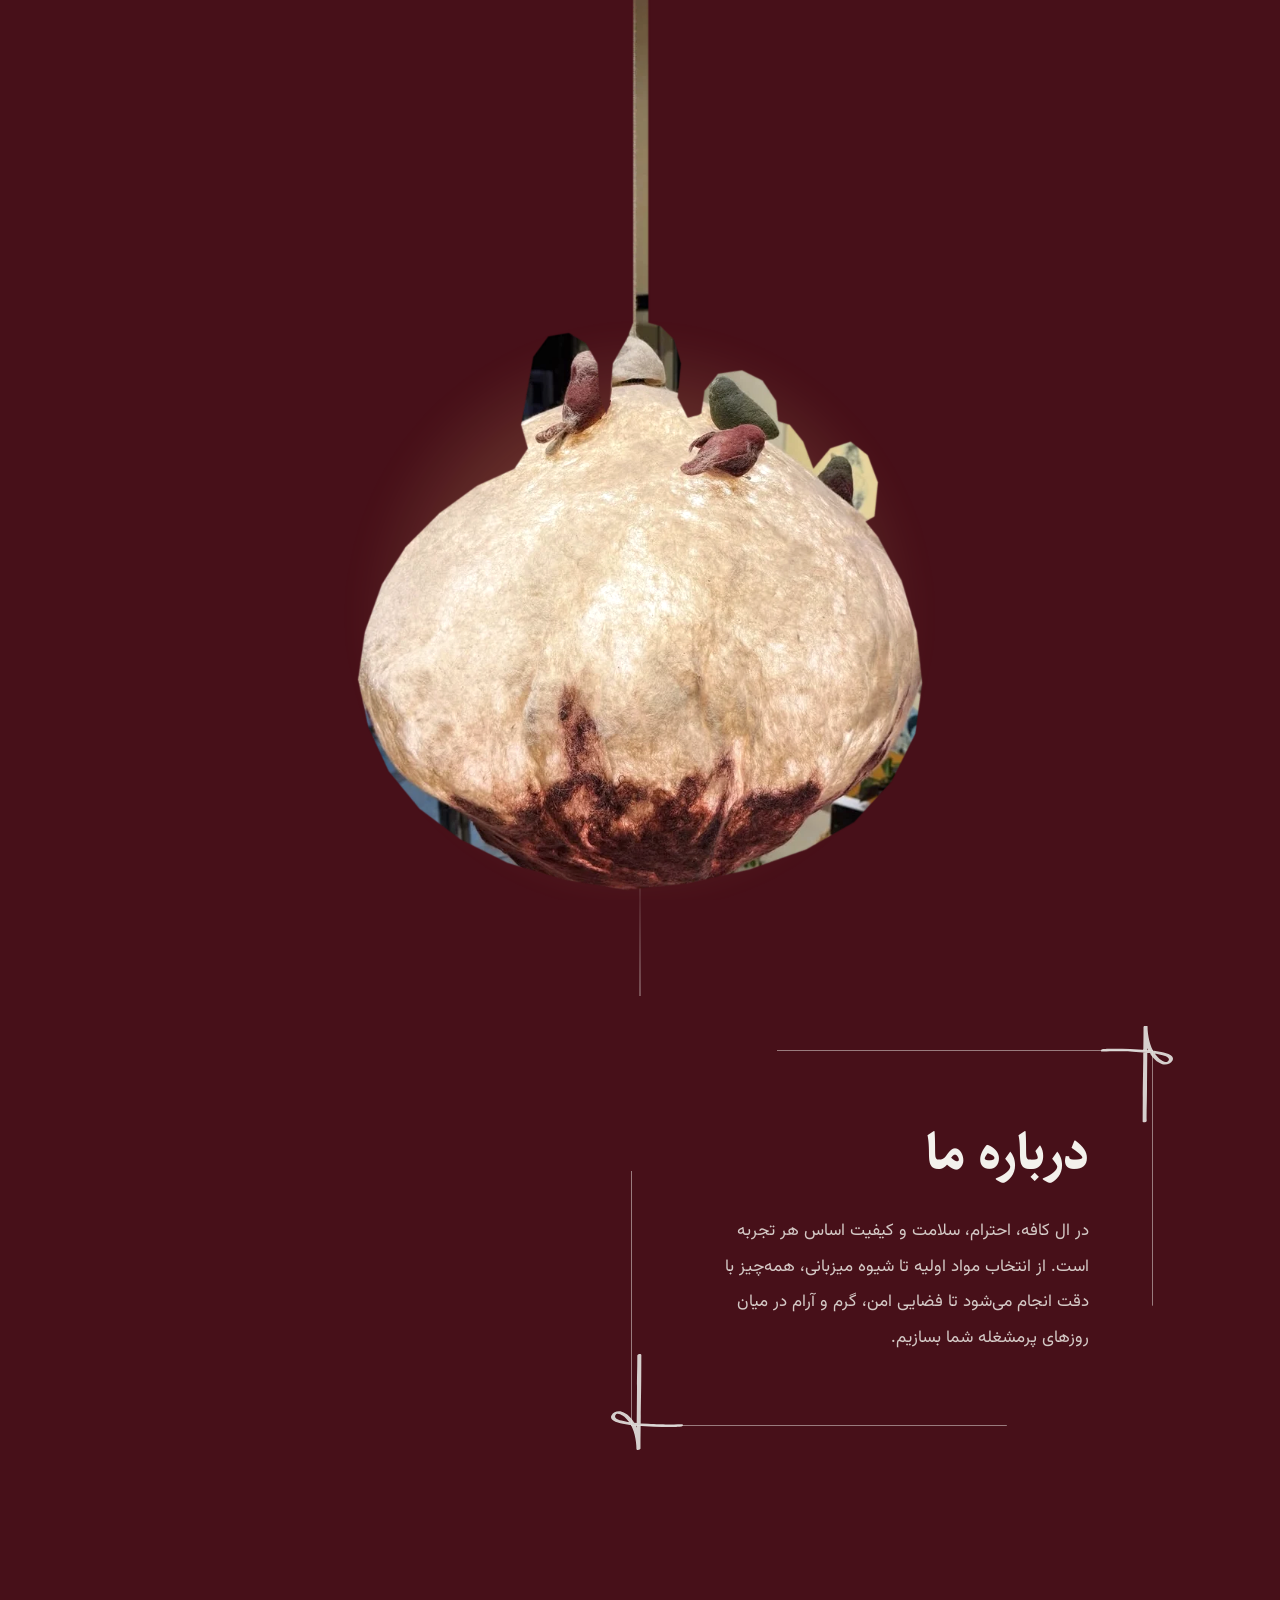
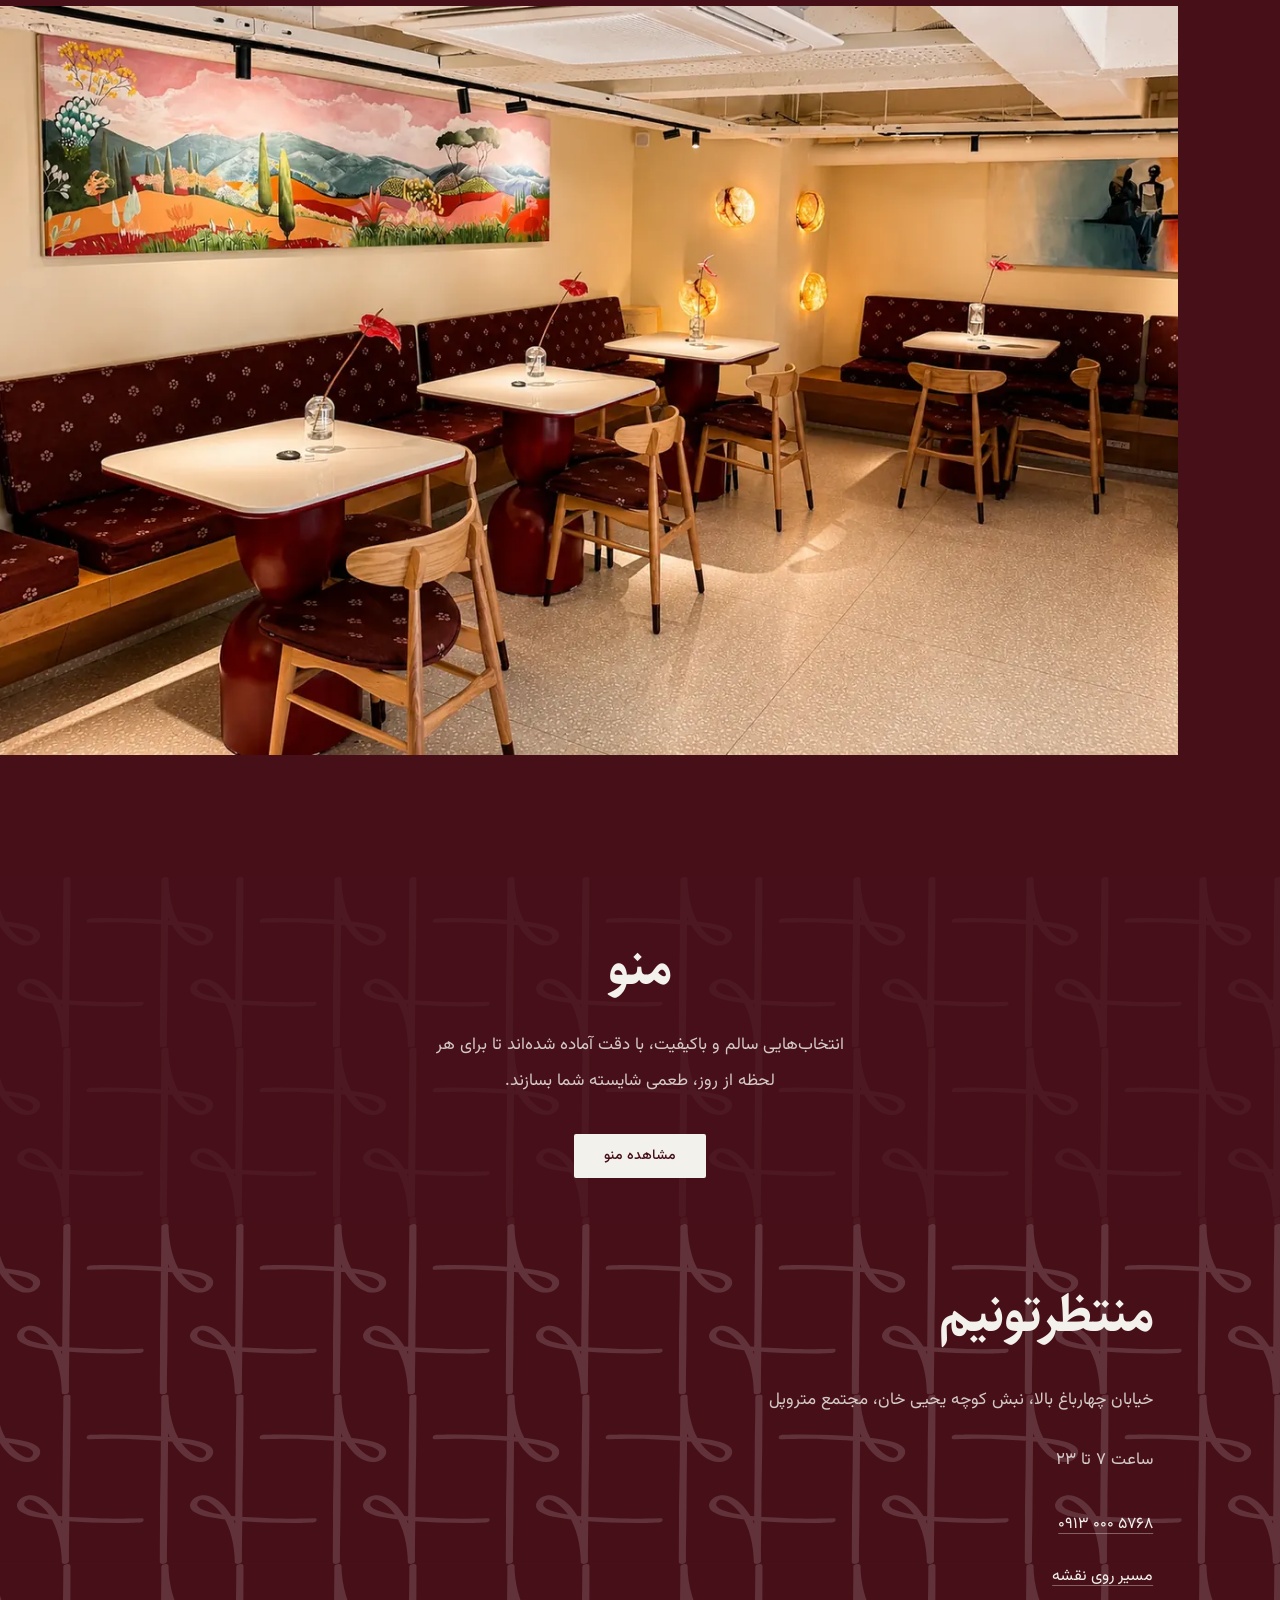
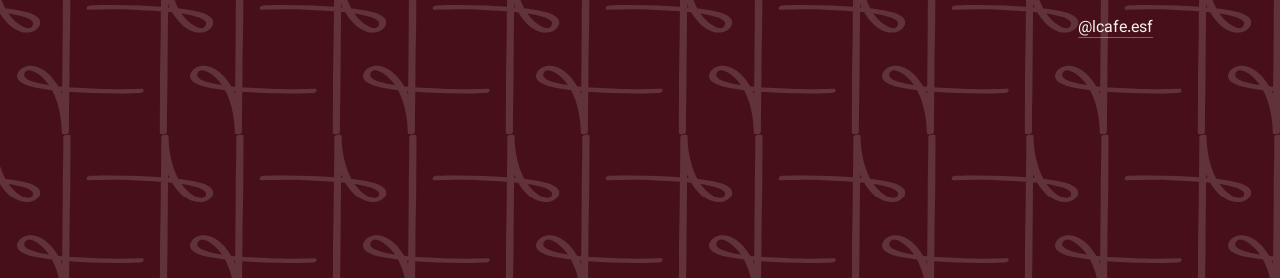
<file: index.html>
<!-- Generated by build.py from Landing Hero Background.dc.html - do not edit; edit the source. -->
<!DOCTYPE html>
<!-- dir on <html>, not only on the wrapper below. The wrapper turns its own
     subtree RTL, which covers everything visible today and hides the fact that
     the DOCUMENT's base direction is still LTR - so anything outside it (and
     any markup added at body level later) lays out left-to-right, and the page
     hands assistive tech no direction at all. -->
<html lang="fa" dir="rtl">
<head>
<meta charset="utf-8">
<meta name="viewport" content="width=device-width, initial-scale=1">
<meta name="theme-color" content="#471019">
<title>ال کافه — چهارباغ بالا، اصفهان</title>
<meta name="description" content="ال کافه، کافه‌ای در چهارباغ بالای اصفهان. احترام، سلامت و کیفیت، اساس هر تجربه.">
<link rel="canonical" href="https://lcafe-esf.ir/">

<!-- Icons are the mark itself, not the wordmark: at 16px the wordmark is a
     smear, the single glyph still reads. The PNG is for iOS, which ignores SVG
     favicons and would otherwise put a screenshot of the page on the home
     screen - and a QR menu is exactly the kind of page people save there. -->
<link rel="icon" href="assets/favicon.svg" type="image/svg+xml">
<link rel="apple-touch-icon" href="assets/icon-180.png">

<!-- The faces are discovered two hops in: the page, then the stylesheet the
     <helmet> below carries. That is a whole round trip of unstyled text on a
     phone before the swap. Preload only the two that set copy above the fold —
     the Latin subset exists for the Instagram handle at the bottom of the page
     and does not earn a connection this early.
     crossorigin is not optional even though these are same-origin: fonts fetch
     in CORS mode, and a preload without it is a second, separate download
     instead of the warm cache hit the whole hint is for. -->
<link rel="preload" href="assets/fonts/vazirmatn-arabic.woff2" as="font" type="font/woff2" crossorigin>
<link rel="preload" href="assets/fonts/Sahel-Bold.woff2" as="font" type="font/woff2" crossorigin>


<!-- Link preview. The page is shared by hand — Instagram bio, a WhatsApp
     message to a friend already sitting down — so this card IS the first
     impression far more often than a search result is. og:image points at the
     JPEG, not the WebP beside it: Telegram and WhatsApp decode JPEG
     everywhere, WebP only sometimes, and a card that falls back to no image
     is worse than a slightly larger file nobody downloads twice. -->
<meta property="og:type" content="website">
<meta property="og:site_name" content="ال کافه">
<meta property="og:locale" content="fa_IR">
<meta property="og:title" content="ال کافه — چهارباغ بالا، اصفهان">
<meta property="og:description" content="کافه‌ای در چهارباغ بالای اصفهان. احترام، سلامت و کیفیت، اساس هر تجربه.">
<meta property="og:url" content="https://lcafe-esf.ir/">
<meta property="og:image" content="https://lcafe-esf.ir/assets/cafe-interior.jpg">
<meta property="og:image:width" content="1800">
<meta property="og:image:height" content="1013">
<meta property="og:image:alt" content="فضای داخلی ال کافه">
<meta name="twitter:card" content="summary_large_image">

<!-- Only facts confirmed by the owner and already visible on the page. No
     rating, no priceRange, no cuisine: every one of those is a claim Google
     would republish, and none has been confirmed.
     openingHours: the owner confirmed 7-23 applies every day. Stated in the
     compact "Mo-Su 07:00-23:00" form the spec defines, so Google can publish
     it against any weekday a searcher happens to ask about. -->
<script type="application/ld+json">
{
  "@context": "https://schema.org",
  "@type": "CafeOrCoffeeShop",
  "name": "ال کافه",
  "alternateName": "L Cafe",
  "url": "https://lcafe-esf.ir/",
  "image": "https://lcafe-esf.ir/assets/cafe-interior.jpg",
  "telephone": "+989130005768",
  "openingHours": "Mo-Su 07:00-23:00",
  "address": {
    "@type": "PostalAddress",
    "streetAddress": "خیابان چهارباغ بالا، نبش کوچه یحیی خان، مجتمع متروپل",
    "addressLocality": "اصفهان",
    "addressCountry": "IR"
  },
  "hasMap": "https://maps.app.goo.gl/UcyaTAH42vChA7RA9",
  "hasMenu": "https://lcafe-esf.ir/menu.html",
  "sameAs": ["https://www.instagram.com/lcafe.esf/"]
}
</script>
<link rel="stylesheet" href="assets/fonts/vazirmatn.css">
<link rel="stylesheet" href="assets/fonts/sahel.css">
<style>
:root{
  --font:'Vazirmatn',system-ui,sans-serif;
  --display:'Sahel','Vazirmatn',system-ui,sans-serif;
  --bg:#471019;
  --ink:#F3F1EC;
  --ink-strong:rgba(243,241,236,.82);
  --ink-soft:rgba(243,241,236,.72);
  --line:rgba(243,241,236,.35);
  --gutter:clamp(20px,6vw,80px);
  /* Vertical rhythm. --flow separates blocks inside a thought,
     --air separates the thoughts themselves. Two values, no ad-hoc numbers. */
  --flow:clamp(64px,10vw,104px);
  --air:clamp(104px,17vw,180px);
  --tile:clamp(200px,46vw,346px);

  /* transitions.dev — texts reveal (18) */
  --stagger-dur:500ms;
  --stagger-distance:12px;
  --stagger-stagger:40ms;
  --stagger-blur:3px;
  --stagger-ease:cubic-bezier(0.22, 1, 0.36, 1);
  /* transitions.dev — skeleton loader and reveal (14) */
  --pulse-dur:1000ms;
  --pulse-count:infinite;
  --pulse-min:0.5;
  --reveal-dur:400ms;
  --reveal-blur:2px;
  /* Matches --stagger-ease above rather than the browser default, so the photo
     resolving and the copy rising share one curve. */
  --reveal-ease:cubic-bezier(0.22, 1, 0.36, 1);
  /* transitions.dev — page side-by-side (08) */
  --page-slide-dur:250ms;
  --page-slide-distance:8px;
  --page-blur:3px;
  --page-slide-ease:cubic-bezier(0.22, 1, 0.36, 1);
}
*,*::before,*::after{box-sizing:border-box}
html{overflow-x:hidden}
html,body{margin:0;padding:0;background:var(--bg);font-family:var(--font);-webkit-text-size-adjust:100%}
a{color:var(--ink)}
a:focus-visible{outline:2px solid var(--ink);outline-offset:3px;border-radius:2px}
.skip{position:absolute;width:1px;height:1px;margin:0;padding:0;border:0;overflow:hidden;clip-path:inset(50%);white-space:nowrap;background:var(--ink);color:var(--bg);font:500 13px var(--font);border-radius:2px;text-decoration:none}
.skip:focus{width:auto;height:auto;padding:10px 18px;overflow:visible;clip-path:none;top:8px;right:16px;z-index:20}

/* The L field. One continuous fixed plane for the whole document, so a panel
   edge slices the marks mid-glyph instead of restarting the pattern. */
.field{position:fixed;inset:0;z-index:0;pointer-events:none;
  background-color:var(--bg);
  background-image:url('assets/l-cafe-pattern-inverted-tight.svg');
  background-repeat:repeat;
  background-size:var(--tile) calc(var(--tile) * 0.983)}

/* The signature. Absent during the hero, then it takes the wordmark's place
   at dead centre as that fades — the two never share the screen. */
.mark{position:fixed;top:-25vh;left:50%;z-index:1;pointer-events:none;
  height:150vh;width:auto;opacity:0;will-change:transform,opacity}
.mark path{fill:#E6E5E1}

.page{position:relative;z-index:2}

.hero{margin:0;width:100%;height:100vh;height:100svh;display:flex;align-items:center;justify-content:center}
.hero img{width:clamp(190px,22vw,420px);height:auto}

.h2{margin:0 0 clamp(18px,3.2vw,26px);font-family:var(--display);font-weight:700;
  font-size:clamp(30px,6.4vw,52px);line-height:1.3;letter-spacing:-.005em;color:var(--ink)}
.eyebrow{margin:0 0 14px;font:400 12px/1.7 var(--font);letter-spacing:.14em;color:var(--ink-soft)}
.body{margin:0;font:400 clamp(15px,4vw,17px)/2.1 var(--font);color:var(--ink-strong)}

/* Right-anchored blocks bracket the page: about opens it, contact closes it. */
.about{padding:clamp(80px,15vw,150px) var(--gutter) 0;max-width:1180px;margin:0 auto}
.about .inner{max-width:52ch;text-align:right}

/* The photo is the page's single light moment. Inset on the start side — the
   right, in RTL — so a strip of the field survives at the reading origin and
   the photo's edge cuts the marks mid-glyph.

   The frame takes the photograph's own shape and nothing else. It used to take
   a height from the viewport, which meant the frame was some ratio and the
   picture was another and object-fit resolved the difference the only way it
   can — by cutting. At 1920 the frame came out at 1.87 against the file's 1.57
   and lost a sixth of the height; on the phone the mismatch was answered by
   shipping a 3:4 crop that threw away half the width before the browser saw
   it. Neither was visible as damage, which is what made it worth fixing: the
   room in this picture is the whole point of it, and a third of the room was
   never on screen.

   With the ratio matched, object-fit:cover is a no-op and stays only as a
   guard — contain would letterbox on the maroon and read as a bug. */
.photo{aspect-ratio:1920/1220;background:var(--ink);overflow:hidden;
  margin-block:var(--air);margin-inline-start:clamp(0px,8vw,140px)}

/* The menu is the page's one action, so it earns the page's one centred block.
   It closes tighter into contact than the photo does into either neighbour:
   two quiet text blocks belong together, the photo needs room to be an object. */
.menu{padding:0 var(--gutter);margin:0 auto var(--flow);max-width:1180px;
  display:flex;flex-direction:column;align-items:center;text-align:center}
.menu .inner{max-width:46ch}
.cta{display:inline-flex;align-items:center;min-height:44px;margin-top:clamp(26px,4vw,34px);
  padding:0 30px;background:var(--ink);color:var(--bg);
  font:500 clamp(13px,3.4vw,14px)/1 var(--font);text-decoration:none;border-radius:2px}

.contact{padding:0 var(--gutter) clamp(96px,17vw,170px);max-width:1180px;margin:0 auto}
/* 8px, not 4px. Each of these three links is a correct 44px tall, but the tap
   areas were 4px apart while the text inside them is ~16px — so a tap aimed
   between two lines had no dead space to land in and resolved to whichever
   box owned that pixel. The gap is the target, not the height. */
.contact .inner{text-align:right;display:flex;flex-direction:column;align-items:flex-start;gap:8px}
.contact .body{margin-bottom:clamp(10px,2vw,16px)}
.contact a{display:inline-flex;align-items:center;min-height:44px;color:var(--ink);
  text-decoration:underline;text-underline-offset:5px;text-decoration-color:var(--line)}

/* transitions.dev — texts reveal (18). Each copy block's lines rise out of a
   blur when the block reaches the viewport. Exit is decoupled from the
   entrance so a block leaving never replays the stagger backwards.

   The hidden start state is gated on data-armed, which only the reveal script
   sets. Un-gated, this is copy that exists but is invisible until JS says
   otherwise — and any failure on that path (blocked script, an observer that
   never fires, an old browser) silently empties the page of its text. Default
   to readable; animate only once something is there to un-hide it.

   State lives in data-* rather than classes because the runtime rewrites
   className from its template on every render: a class set from outside is
   either wiped or baked in permanently, and both break this gate. Attributes
   it doesn't own survive. */
.t-stagger-line{
  display:block;
}
.t-stagger[data-armed] .t-stagger-line{
  opacity:0;
  transform:translateY(var(--stagger-distance));
  filter:blur(var(--stagger-blur));
  transition:
    opacity   var(--stagger-dur) var(--stagger-ease),
    transform var(--stagger-dur) var(--stagger-ease),
    filter    var(--stagger-dur) var(--stagger-ease);
  will-change:transform,opacity,filter;
}
.t-stagger-line--2{transition-delay:var(--stagger-stagger)}
.t-stagger-line--3{transition-delay:calc(var(--stagger-stagger) * 2)}
.t-stagger[data-shown] .t-stagger-line{
  opacity:1;
  transform:translateY(0);
  filter:blur(0);
}
.t-stagger[data-hiding] .t-stagger-line{
  opacity:0;
  transform:translateY(0);
  filter:blur(0);
  transition:
    opacity 200ms ease,
    transform 0s linear,
    filter 0s linear;
  transition-delay:0s;
}

/* transitions.dev — skeleton loader and reveal (14). The photo is the page's
   one image; it now pulses in place and cross-blurs into the real frame
   instead of snapping in when the file lands. */
.t-skel{position:relative}
.t-skel-skeleton,
.t-skel-content{
  position:absolute;
  inset:0;
}
.t-skel-content>image-slot{display:block;width:100%;height:100%}
/* The published page carries a <picture> here instead of the element above —
   build.py swaps it. object-fit stays on the rule as a guard rather than as a
   mechanism: the frame carries the photograph's own ratio, so there is nothing
   left for cover to trim. If a future re-crop changes the file's shape, this
   is what keeps the frame filled instead of letterboxed — and the aspect-ratio
   on .photo is what has to be updated to match. */
.t-skel-content>picture{display:block;width:100%;height:100%}
.t-skel-content>picture>img{display:block;width:100%;height:100%;object-fit:cover}
.t-skel-skeleton{
  z-index:1;
  opacity:1;
  filter:blur(0);
  transition:
    opacity var(--reveal-dur) var(--reveal-ease),
    filter  var(--reveal-dur) var(--reveal-ease);
}
/* Same gate as the text above: unarmed, the content layer is simply visible
   and the skeleton sits unseen behind it. Otherwise a script that never runs
   leaves the photo permanently hidden behind its own placeholder. */
.t-skel-content{
  z-index:2;
}
.t-skel[data-armed] .t-skel-content{
  opacity:0;
  filter:blur(var(--reveal-blur));
  transition:
    opacity var(--reveal-dur) var(--reveal-ease),
    filter  var(--reveal-dur) var(--reveal-ease);
}
.t-skel[data-revealed] .t-skel-skeleton{opacity:0;filter:blur(var(--reveal-blur))}
.t-skel[data-revealed] .t-skel-content{opacity:1;filter:blur(0)}
.t-skel[data-resetting] .t-skel-skeleton,
.t-skel[data-resetting] .t-skel-content{transition:none!important}
/* Dark on light: this frame's own background is the near-white ink colour, so
   a light placeholder would pulse invisibly against it. */
.t-skel-skeleton>*{
  position:absolute;
  inset:0;
  background:rgba(71,16,25,.07);
}
.t-skel-skeleton.is-pulsing>*{
  animation:t-skel-pulse var(--pulse-dur) ease-in-out var(--pulse-count);
}
@keyframes t-skel-pulse{
  0%,100%{opacity:1}
  50%    {opacity:var(--pulse-min)}
}

/* transitions.dev — page side-by-side (08), adapted for real navigation. The
   preset slides two <section>s inside one document; these are two documents,
   so the same four tokens drive a cross-document view transition instead.
   Both pages sit on the same maroon, so what reads is the copy crossing over
   a background that never moves.

   Direction is RTL-correct: the page you are leaving withdraws to the right,
   the page you are going to arrives from the left, which is forward here.

   This is also why the runtime had to go first. A view transition snapshots
   the incoming document at its first paint, and under the runtime that was a
   blank rectangle - it would have cross-faded into nothing.

   No fallback to write: a browser without view transitions performs exactly
   the navigation it performs today. */
@view-transition{navigation:auto}
::view-transition-group(root){
  animation-duration:var(--page-slide-dur);
  animation-timing-function:var(--page-slide-ease);
}
::view-transition-old(root){animation-name:t-page-out}
::view-transition-new(root){animation-name:t-page-in}
@keyframes t-page-out{
  to{opacity:0;transform:translateX(var(--page-slide-distance));filter:blur(var(--page-blur))}
}
@keyframes t-page-in{
  from{opacity:0;transform:translateX(calc(var(--page-slide-distance) * -1));filter:blur(var(--page-blur))}
}


/* 2026 chandelier identity pass. The page structure and content are unchanged. */
.sr-only{position:absolute;width:1px;height:1px;padding:0;margin:-1px;overflow:hidden;clip:rect(0,0,0,0);white-space:nowrap;border:0}

/* The global plane is now plain burgundy. Pattern strength is controlled per
   section: faint behind the menu, full in the final contact block. */
.field{background-image:none}

.hero{position:relative;overflow:hidden;isolation:isolate}
.hero::after{
  content:"";position:absolute;left:50%;bottom:-1px;width:1px;height:14vh;
  background:linear-gradient(to bottom,rgba(243,241,236,.55),rgba(243,241,236,.18));
  transform:translateX(-50%);pointer-events:none;z-index:0
}
.hero-chandelier{
  --lamp-brightness:1.04;
  --lamp-glow:.92;
  position:absolute;top:0;left:50%;z-index:1;display:block;
  width:min(92vw,64svh,620px);transform:translateX(-50%);
  will-change:filter
}
.hero-chandelier picture,.hero-chandelier img{display:block;width:100%;height:auto}
.hero-chandelier img{
  position:relative;z-index:2;
  filter:brightness(var(--lamp-brightness)) saturate(1.02)
}
.hero-chandelier::before{
  content:"";position:absolute;z-index:1;left:50%;bottom:1%;width:94%;aspect-ratio:1;
  transform:translateX(-50%);border-radius:50%;pointer-events:none;
  background:radial-gradient(circle,rgba(255,235,190,.48) 0%,rgba(255,211,135,.22) 43%,rgba(255,184,92,0) 74%);
  filter:blur(24px);opacity:var(--lamp-glow)
}

/* The pendant thread visually hands the hero to the About frame. */
.about{position:relative}
.about::before{
  content:"";position:absolute;top:0;left:50%;width:1px;height:clamp(54px,9vw,96px);
  transform:translateX(-50%);
  background:linear-gradient(to bottom,rgba(243,241,236,.18),rgba(243,241,236,.58));
  pointer-events:none
}
.about .inner{
  --frame-stroke:rgba(243,241,236,.48);
  position:relative;max-width:58ch;padding:clamp(44px,7vw,70px) clamp(34px,6vw,64px);
  background:
    linear-gradient(var(--frame-stroke),var(--frame-stroke)) top right/72% 1px no-repeat,
    linear-gradient(var(--frame-stroke),var(--frame-stroke)) top right/1px 68% no-repeat,
    linear-gradient(var(--frame-stroke),var(--frame-stroke)) bottom left/72% 1px no-repeat,
    linear-gradient(var(--frame-stroke),var(--frame-stroke)) bottom left/1px 68% no-repeat
}
.about-corner{
  position:absolute;z-index:1;width:clamp(46px,6vw,72px);height:auto;opacity:.9;pointer-events:none
}
.about-corner--tr{top:calc(clamp(46px,6vw,72px) * -.33);right:calc(clamp(46px,6vw,72px) * -.28);transform:rotate(180deg)}
.about-corner--bl{bottom:calc(clamp(46px,6vw,72px) * -.33);left:calc(clamp(46px,6vw,72px) * -.28)}
.about .h2,.about .body{position:relative;z-index:2}

.menu,.contact{position:relative;isolation:isolate}
.menu::before,.contact::before{
  content:"";position:absolute;z-index:-1;top:calc(var(--flow) * -.55);bottom:calc(var(--flow) * -.55);
  left:50%;width:100vw;transform:translateX(-50%);pointer-events:none;
  background:var(--bg) url('assets/l-cafe-pattern-inverted-tight.svg') repeat;
  background-size:var(--tile) calc(var(--tile) * .983)
}
.menu::before{opacity:.24}
.contact::before{opacity:1}
.menu .inner,.contact .inner{position:relative;z-index:1}

@media (prefers-reduced-motion:reduce){
  /* The whole feature off, not just its animations - a zeroed view transition
     still holds the old page on screen while the new one loads. */
  @view-transition{navigation:none}
  .mark{transform:translate3d(-50%,0,0) !important}
  .hero-chandelier{--lamp-brightness:.82!important;--lamp-glow:.28!important}
  .t-stagger-line{transition:none!important;opacity:1;transform:none;filter:none}
  .t-skel-skeleton,.t-skel-content{transition:none!important}
  .t-skel-skeleton.is-pulsing>*{animation:none!important}
}
@media (max-width:640px){
  /* The start-side inset is dropped on purpose. At 375px that clamp is a 30px
     margin, which reads as a mistake rather than as the strip of pattern field
     it is on a wide screen. Full-bleed is the decision on the phone. DESIGN.md
     records it; do not "restore consistency" here.

     The 62vh height that used to sit here is gone. It was chosen because a
     width-derived frame collapsed to something too thin to read as the page's
     one image — but the way it bought that height was by cropping to a 3:4
     portrait, and half the room went with it. Full-bleed at the photograph's
     own ratio is 238px on a 375px phone: shorter than 62vh and the whole
     picture. If it needs to be taller than that, it needs a taller photograph,
     not a narrower crop of this one. */
  .photo{margin-inline-start:0}
  .mark{height:112vh;top:-6vh}
  .hero-chandelier{width:min(94vw,430px)}
  .about .inner{padding:48px 28px}
  .about::before{height:58px}
}
</style>
</head>
<body>
<div dir="rtl">

<div class="field" aria-hidden="true"></div>
<!-- No inline opacity/transform: the resting state is the one CSS already
     describes (.mark is opacity:0, the wordmark is opaque), and the handoff
     script writes over it from scroll. That way the hero with no JS is the
     hero at scroll zero, rather than a mark stuck at full strength. -->
<svg class="mark" viewBox="9.455400 14.402475 41.399475 55.502550" aria-hidden="true" xmlns="http://www.w3.org/2000/svg">
<path d="M 24.578125 15.261719 C 24.578125 24.546875 24.488281 23.8125 24.414062 33.097656 C 24.34375 41.796875 24.257812 51.75 24.152344 62.957031 C 24.132812 65.070312 24.085938 67.1875 24.089844 69.304688 C 24.867188 69.21875 25.640625 69.132812 26.417969 69.046875 C 26.386719 64.195312 25.316406 58.125 22.746094 53.96875 C 21.121094 51.339844 18.703125 48.667969 15.625 47.792969 C 13.488281 47.1875 10.808594 47.789062 9.714844 49.894531 C 9.074219 51.125 9.695312 52.183594 10.753906 52.894531 C 12.335938 53.957031 14.390625 54.386719 16.222656 54.753906 C 18.941406 55.296875 21.707031 55.605469 24.464844 55.84375 C 30.777344 56.390625 37.125 56.535156 43.457031 56.558594 C 47.253906 56.574219 45.484375 56.546875 49.28125 56.429688 C 49.75 56.414062 50.597656 56.292969 50.804688 55.773438 C 50.988281 55.308594 50.644531 54.988281 50.152344 55.003906 C 41.828125 55.265625 39.03125 55.222656 30.710938 54.785156 C 25.644531 54.519531 20.375 54.265625 15.460938 52.898438 C 14.289062 52.574219 12.605469 52.132812 11.945312 51.085938 C 11.5 50.382812 12.121094 49.179688 12.980469 49 C 13.894531 48.808594 15.210938 49.476562 16.050781 50.007812 C 17.550781 50.960938 18.792969 52.308594 19.824219 53.742188 C 22.789062 57.855469 24.058594 64.285156 24.089844 69.304688 C 24.097656 70.34375 26.421875 69.886719 26.417969 69.046875 C 26.402344 63.179688 26.53125 56.054688 26.582031 50.191406 C 26.679688 39.292969 26.773438 39.667969 26.84375 28.773438 C 26.875 24.183594 26.90625 19.59375 26.90625 15.003906 C 26.90625 13.964844 24.578125 14.417969 24.578125 15.261719"></path>
</svg>

<div class="page">

<a class="skip" href="#about">رفتن به محتوای اصلی</a>

<h1 class="hero">
<span class="sr-only">ال کافه</span>
<span class="hero-chandelier" aria-hidden="true">
<picture>
<source srcset="assets/chandelier-hero-420.webp" media="(max-width:640px)">
<img src="assets/chandelier-hero-760.webp" width="760" height="1183" alt="" decoding="async" fetchpriority="high">
</picture>
</span>
</h1>

<main id="about">
<section class="about">
<div class="inner t-stagger">
<img class="about-corner about-corner--tr" src="assets/l-cafe-mark.svg" alt="" aria-hidden="true">
<img class="about-corner about-corner--bl" src="assets/l-cafe-mark.svg" alt="" aria-hidden="true">
<h2 class="h2 t-stagger-line t-stagger-line--1">درباره ما</h2>
<p class="body t-stagger-line t-stagger-line--2">در ال کافه، احترام، سلامت و کیفیت اساس هر تجربه است. از انتخاب مواد اولیه تا شیوه میزبانی، همه‌چیز با دقت انجام می‌شود تا فضایی امن، گرم و آرام در میان روزهای پرمشغله شما بسازیم.</p>
</div>
</section>

<div class="photo t-skel" data-state="loading">
<div class="t-skel-skeleton is-pulsing" aria-hidden="true"><span></span></div>
<div class="t-skel-content">
<!-- data-alt is the photo's accessible name and it is content, so it lives
     here in the source with the rest of the copy. It does not reach the canvas
     preview — image-slot hard-codes alt="" in its shadow root and cannot be
     told otherwise — build.py puts it on the published <img>. Describing what
     is in the frame, not interpreting it: the room, the seating, the mural. -->
<picture><img src="assets/cafe-interior-1280.webp" srcset="assets/cafe-interior-480.webp 480w, assets/cafe-interior-760.webp 760w, assets/cafe-interior-1280.webp 1280w, assets/cafe-interior.webp 1920w" sizes="(max-width: 640px) 100vw, (min-width: 1750px) calc(100vw - 140px), 92vw" width="1920" height="1220" alt="سالن ال کافه؛ میزهای سفید با صندلی‌های چوبی، مبل‌های زرشکی و دیوارکوبی از منظره‌ای کوهستانی" decoding="async"></picture>
</div>
</div>

<section class="menu" aria-label="منو">
<div class="inner t-stagger">
<h2 class="h2 t-stagger-line t-stagger-line--1">منو</h2>
<p class="body t-stagger-line t-stagger-line--2">انتخاب‌هایی سالم و باکیفیت، با دقت آماده شده‌اند تا برای هر لحظه از روز، طعمی شایسته شما بسازند.</p>
<a class="cta" href="menu.html">مشاهده منو</a>
</div>
</section>

<section class="contact" aria-label="تماس">
<div class="inner t-stagger">
<h2 class="h2 t-stagger-line t-stagger-line--1">منتظرتونیم</h2>
<p class="body t-stagger-line t-stagger-line--2">خیابان چهارباغ بالا، نبش کوچه یحیی خان، مجتمع متروپل</p>
<p class="body t-stagger-line t-stagger-line--3">ساعت ۷ تا ۲۳</p>
<a href="tel:+989130005768"><bdi>۰۹۱۳ ۰۰۰ ۵۷۶۸</bdi></a>
<a href="https://maps.app.goo.gl/UcyaTAH42vChA7RA9" target="_blank" rel="noopener noreferrer">مسیر روی نقشه</a>
<a href="https://www.instagram.com/lcafe.esf/" target="_blank" rel="noopener noreferrer" aria-label="اینستاگرام ال کافه"><bdi>@lcafe.esf</bdi></a>
</div>
</section>
</main>

</div>
</div>
<script>
// transitions.dev — texts reveal (18) + skeleton loader and reveal (14).
// Outside the dc render cycle for the same reason the menu's rail script is:
// binding scroll/load state through the template would re-render the image
// slot on every change.
(function () {
  var REVEAL_TIMEOUT = 6000;

  // One observer for the life of the page. Wiring is tracked per element,
  // not with a global "done" flag: the runtime mounts its own copies of this
  // markup over the template's, and a flag set against the template nodes
  // would leave the mounted ones — the visible ones — unwired forever.
  var observer = new IntersectionObserver(function (entries) {
    entries.forEach(function (entry) {
      if (!entry.isIntersecting) return;
      entry.target.setAttribute("data-shown", "");
      observer.unobserve(entry.target);
    });
  }, { rootMargin: "0px 0px -15% 0px" });

  // Second, independent path to the same state. The observer is the nice one
  // (it fires exactly at the threshold), but it is one mechanism, and when it
  // doesn't fire the page is left holding invisible copy. A rect test on
  // scroll costs nothing and fails differently.
  function sweep() {
    document.querySelectorAll(".t-stagger[data-armed]:not([data-shown])")
      .forEach(function (block) {
        var box = block.getBoundingClientRect();
        // Looser than the observer's threshold on purpose: this is the
        // fallback, and a block that is on screen at all should be readable.
        // No lower bound either — a block scrolled past (deep link, restored
        // scroll position, a jump the observer slept through) is one the
        // reader can scroll back to, and it must not still be blank.
        if (box.top < (window.innerHeight || 0)) {
          block.setAttribute("data-shown", "");
        }
      });
    // The photo hides behind its placeholder on the same terms, so it gets the
    // same second path: if the image is already settled, hand it over here
    // rather than waiting on the frame loop to notice.
    document.querySelectorAll(".t-skel[data-armed]:not([data-revealed])")
      .forEach(function (skel) {
        var slot = skel.querySelector("image-slot");
        var img = slot && slot.shadowRoot
          ? slot.shadowRoot.querySelector("img")
          : skel.querySelector("img");
        if (img && img.complete && (img.naturalWidth || !img.getAttribute("src"))) {
          skel.setAttribute("data-revealed", "");
          skel.setAttribute("data-state", "loaded");
        }
      });
  }
  window.addEventListener("scroll", sweep, { passive: true });
  window.addEventListener("resize", sweep);
  window.addEventListener("load", sweep);

  function stagger() {
    var blocks = document.querySelectorAll(".t-stagger:not([data-wired])");
    blocks.forEach(function (block) {
      block.setAttribute("data-wired", "");
      // Arm only now: until this line runs the copy is plain visible text, so
      // nothing on this page depends on the rest of the script succeeding.
      block.setAttribute("data-armed", "");
      observer.observe(block);
      // And once armed, the copy's visibility rides on the observer firing.
      // If it hasn't within REVEAL_TIMEOUT, show the block anyway — a missed
      // animation is a far smaller failure than text nobody can read.
      setTimeout(function () { block.setAttribute("data-shown", ""); }, REVEAL_TIMEOUT);
    });
    if (blocks.length) sweep();
  }

  function skeleton() {
    var skel = document.querySelector(".t-skel:not([data-wired])");
    if (!skel) return;
    skel.setAttribute("data-wired", "");
    skel.setAttribute("data-armed", "");
    sweep();
    var done = false;
    function reveal() {
      if (done) return;
      done = true;
      skel.setAttribute("data-revealed", "");
      skel.setAttribute("data-state", "loaded");
    }
    // <image-slot> keeps its <img> in an open shadow root, and load doesn't
    // cross that boundary — so watch the image itself. Re-query and re-test
    // every tick rather than trusting a single load listener: the element
    // swaps its <img> as it settles, so a listener bound to the first one can
    // be left holding a node that never fires again.
    var tries = 0;
    (function watch() {
      var slot = skel.querySelector("image-slot");
      var img = slot && slot.shadowRoot
        ? slot.shadowRoot.querySelector("img")
        : skel.querySelector("img");
      if (img && img.complete && (img.naturalWidth || !img.getAttribute("src"))) {
        return reveal();
      }
      if (++tries < 400) requestAnimationFrame(watch);
    })();
    // A stalled or broken load still has to hand the slot back — image-slot
    // draws its own placeholder there, and the skeleton would hide it.
    setTimeout(reveal, REVEAL_TIMEOUT);
  }

  // Coalesced to one pass per frame: the runtime's mount is a burst of
  // mutations, and each pass is a pair of :not([data-wired]) queries.
  var queued = false;
  function wire() {
    queued = false;
    stagger();
    skeleton();
  }
  wire();
  new MutationObserver(function () {
    if (queued) return;
    queued = true;
    requestAnimationFrame(wire);
  }).observe(document.documentElement, { childList: true, subtree: true });
})();
</script>
<script>
// The chandelier stays present while its emitted light dims. The giant L then
// takes over as the page's fixed graphic layer; the lamp itself is never faded.
(function () {
  var PEAK = 0.13;
  var lamp = document.querySelector('.hero-chandelier');
  var mark = document.querySelector('.mark');
  if (!lamp || !mark) return;

  var still = window.matchMedia('(prefers-reduced-motion: reduce)').matches;
  var end = (window.innerHeight || 800) * 0.72;
  var last = '';

  function smooth(t) { return t * t * (3 - 2 * t); }

  function paint() {
    var t = Math.min(1, Math.max(0, window.scrollY / end));
    var eased = smooth(t);
    var brightness = still ? .82 : 1.04 - eased * .28;
    var glow = still ? .28 : .92 - eased * .68;
    var markT = Math.min(1, Math.max(0, (t - .28) / .72));
    markT = smooth(markT);
    var drift = still ? 0 : Math.max(0, window.scrollY - end) * .35;
    var scale = still ? 1 : .94 + markT * .06;
    var state = brightness.toFixed(3)+'|'+glow.toFixed(3)+'|'+markT.toFixed(3)+'|'+drift.toFixed(1);
    if (state === last) return;
    last = state;
    lamp.style.setProperty('--lamp-brightness', brightness.toFixed(3));
    lamp.style.setProperty('--lamp-glow', glow.toFixed(3));
    mark.style.opacity = markT * PEAK;
    mark.style.transform = 'translate3d(-50%,' + (-drift) + 'px,0) scale(' + scale + ')';
  }

  function measure() {
    var copy = document.getElementById('about');
    var vh = window.innerHeight || 800;
    var top = copy ? copy.getBoundingClientRect().top + window.scrollY : vh;
    end = Math.max(1, top - vh * .32);
    last = '';
    paint();
  }

  window.addEventListener('scroll', paint, { passive:true });
  window.addEventListener('resize', measure);
  window.addEventListener('load', measure);
  var hero = document.querySelector('.hero');
  if (hero && window.ResizeObserver) new ResizeObserver(measure).observe(hero);
  measure();

  function pinSlot() {
    var slot = document.querySelector('.photo image-slot');
    if (!slot || !slot.shadowRoot || slot.shadowRoot.querySelector('#fit-pin')) return;
    var style = document.createElement('style');
    style.id = 'fit-pin';
    style.textContent = ':host(:not([data-reframe])) .frame img{' +
      'width:100%!important;height:100%!important;' +
      'left:50%!important;top:50%!important;object-fit:cover!important}';
    slot.shadowRoot.appendChild(style);
  }
  pinSlot();
  if (window.customElements && customElements.whenDefined) {
    customElements.whenDefined('image-slot').then(function () {
      pinSlot();
      requestAnimationFrame(pinSlot);
    }).catch(function () {});
  }
  window.addEventListener('load', pinSlot);
})();
</script>
</body>
</html>
</file>
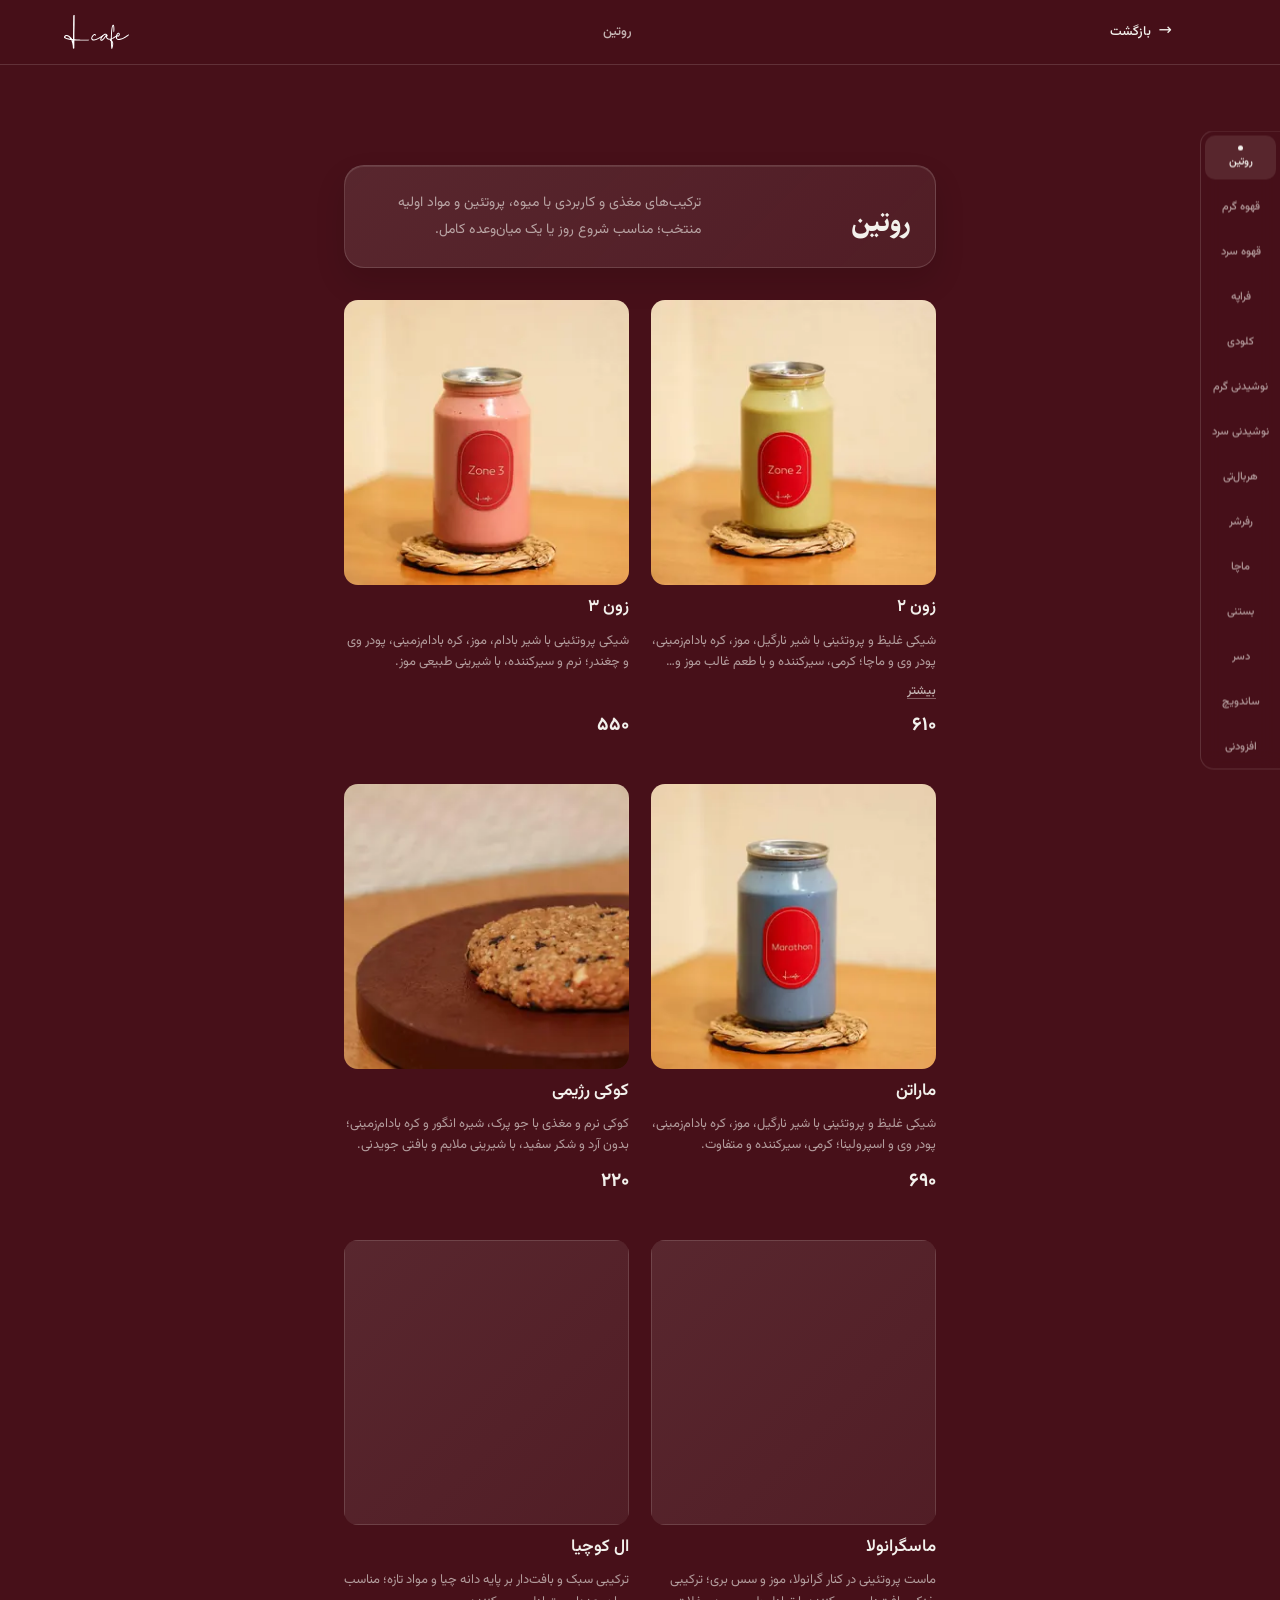
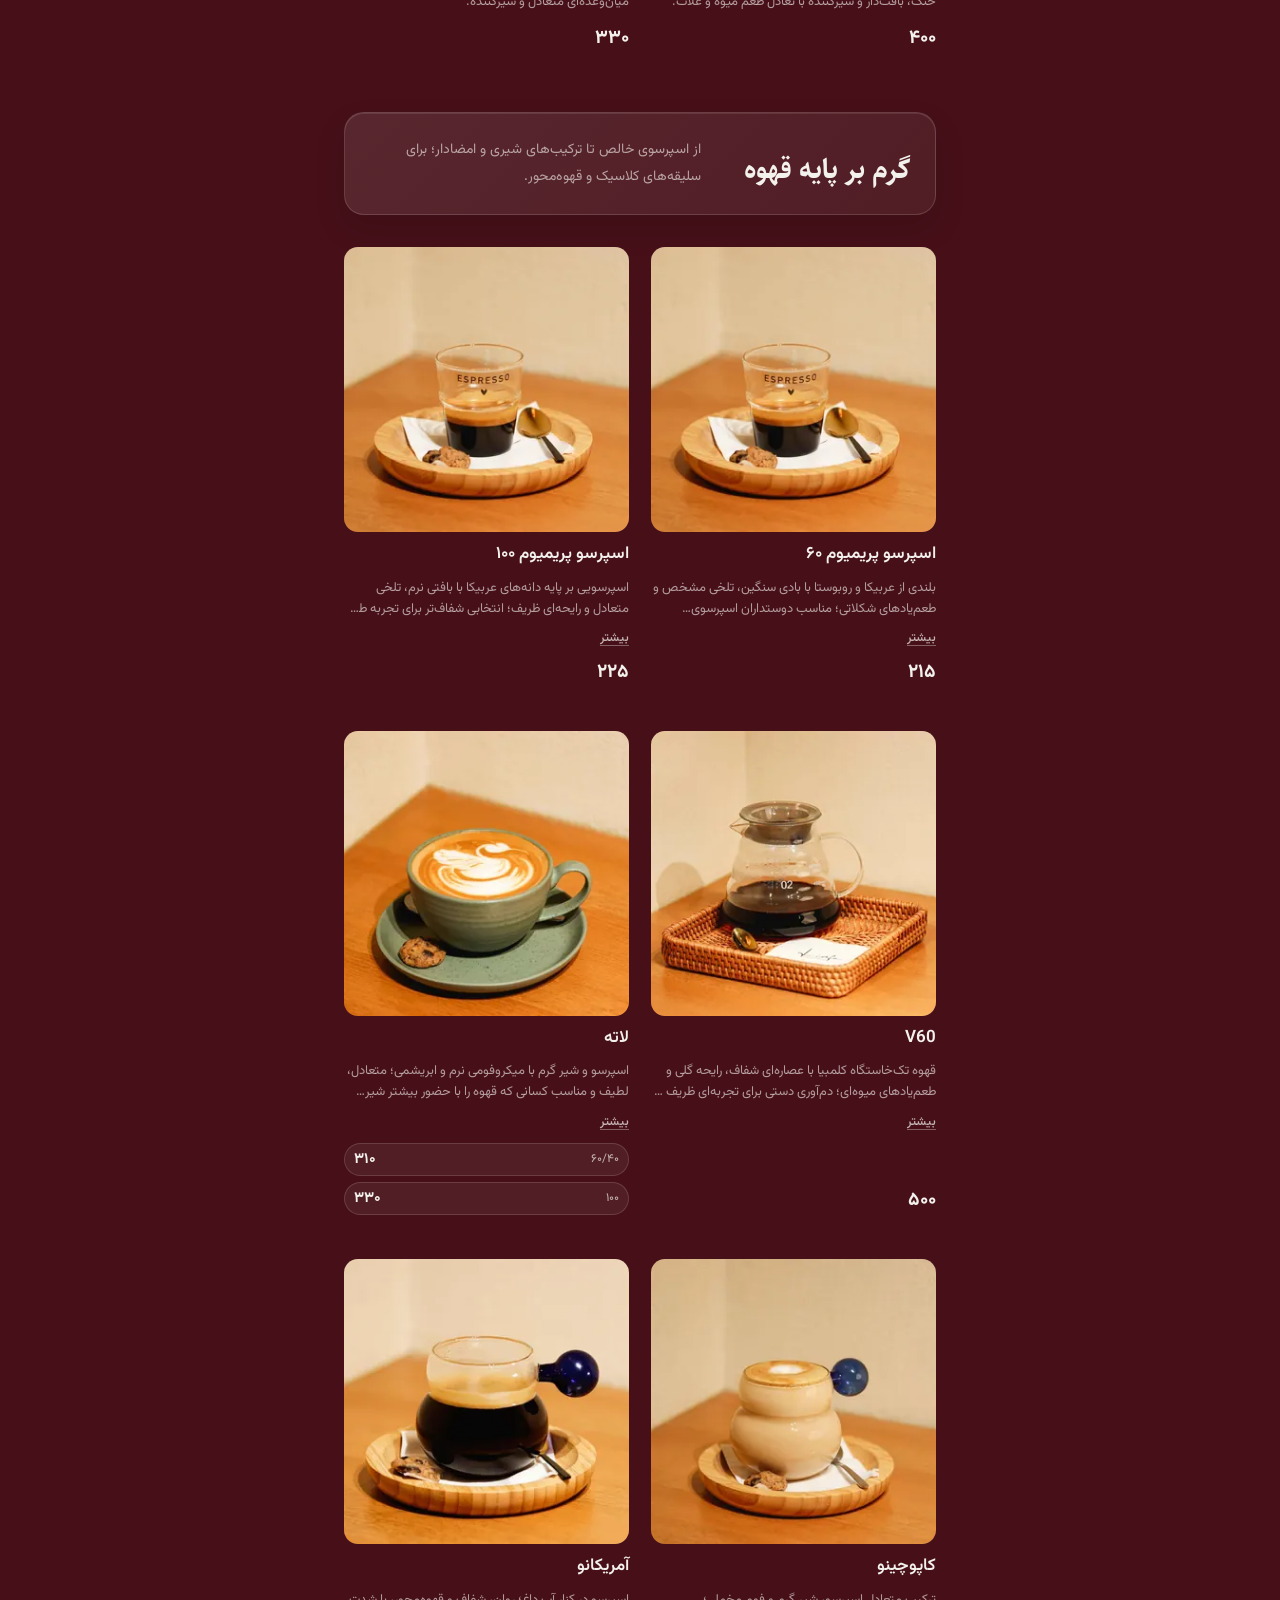
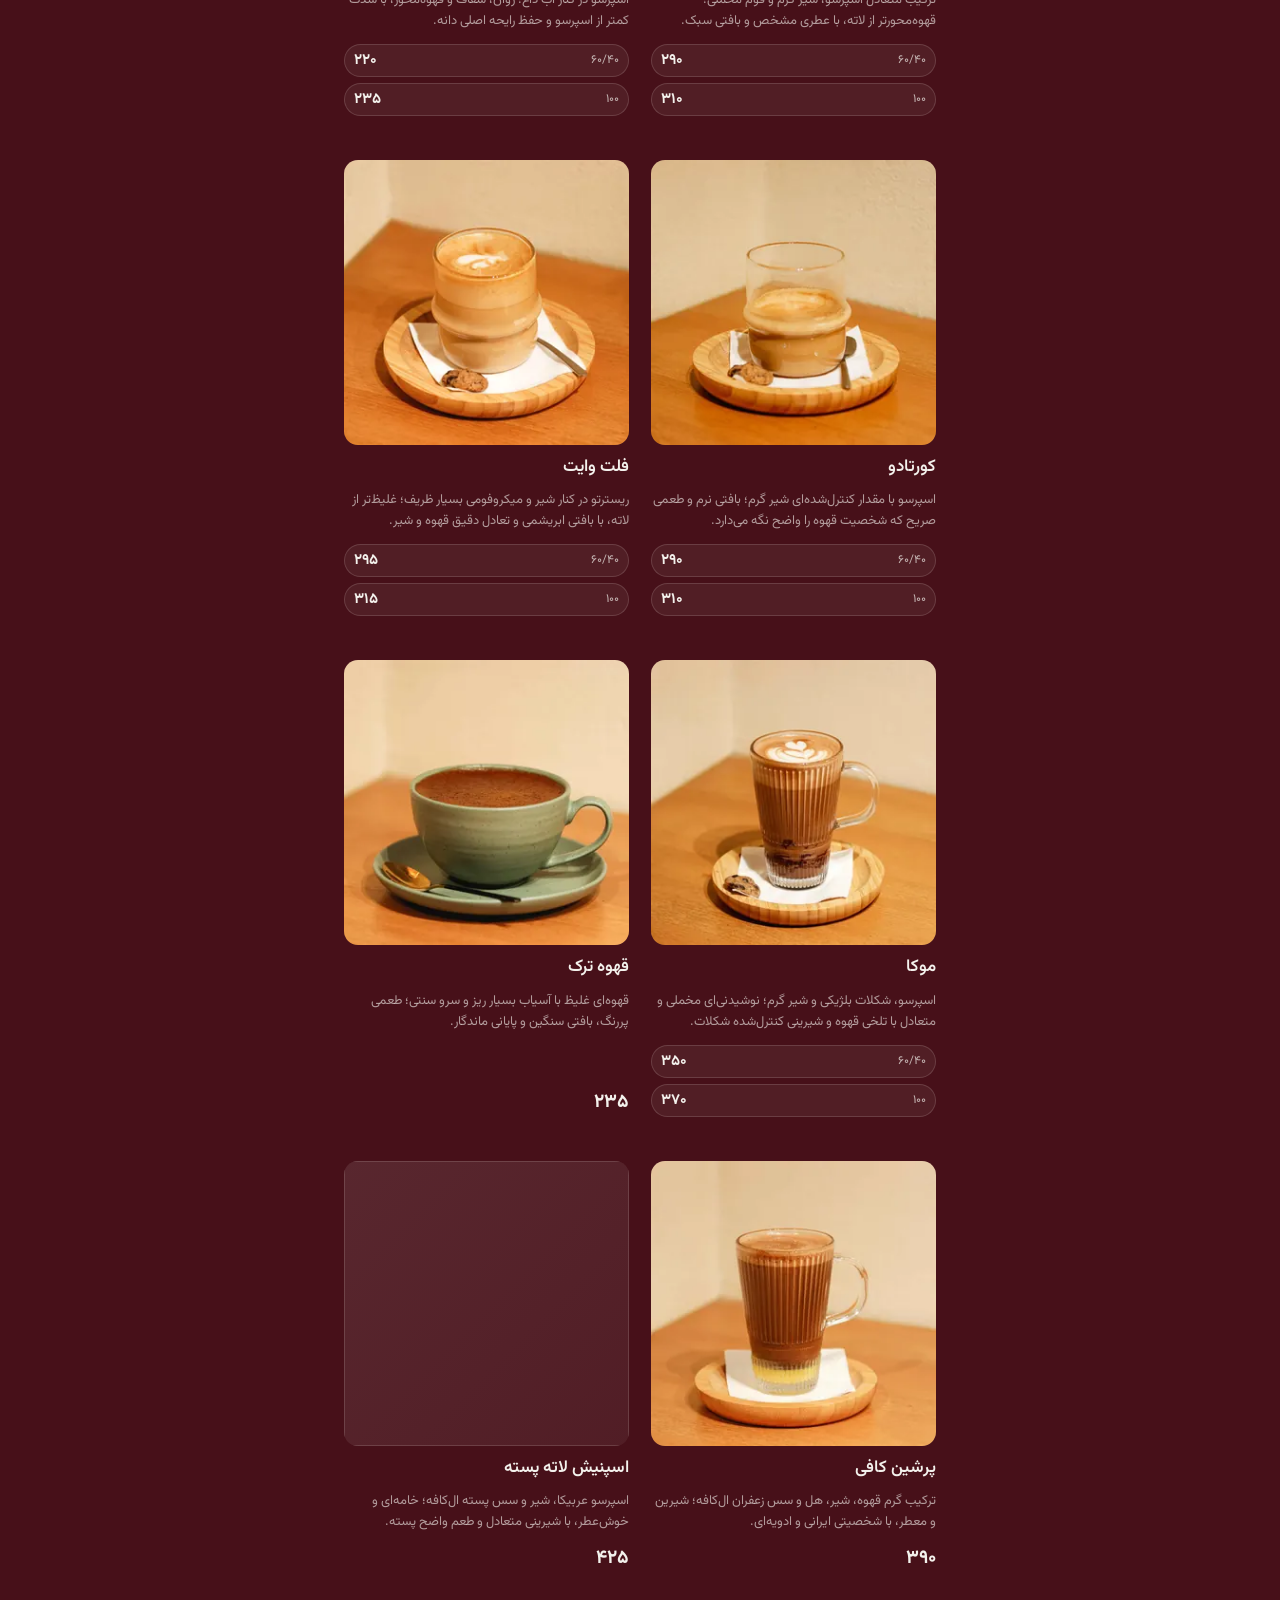
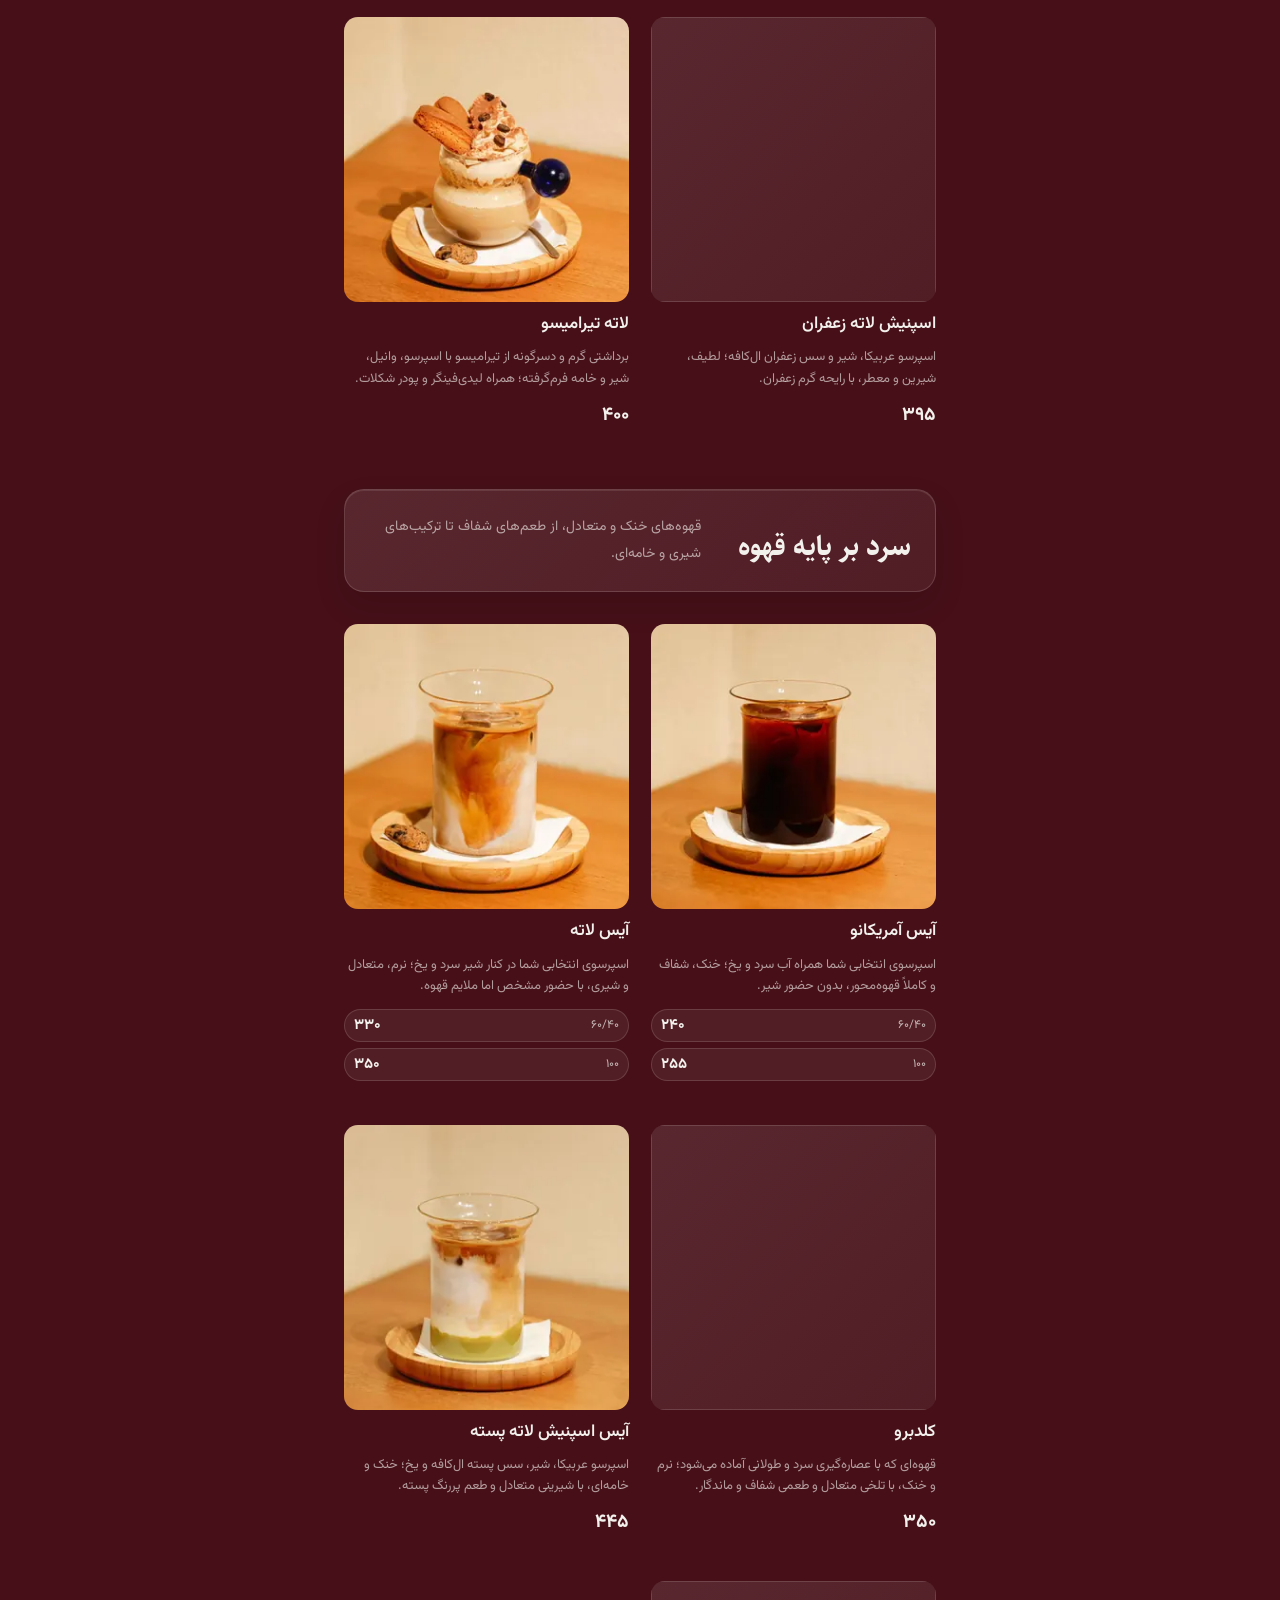
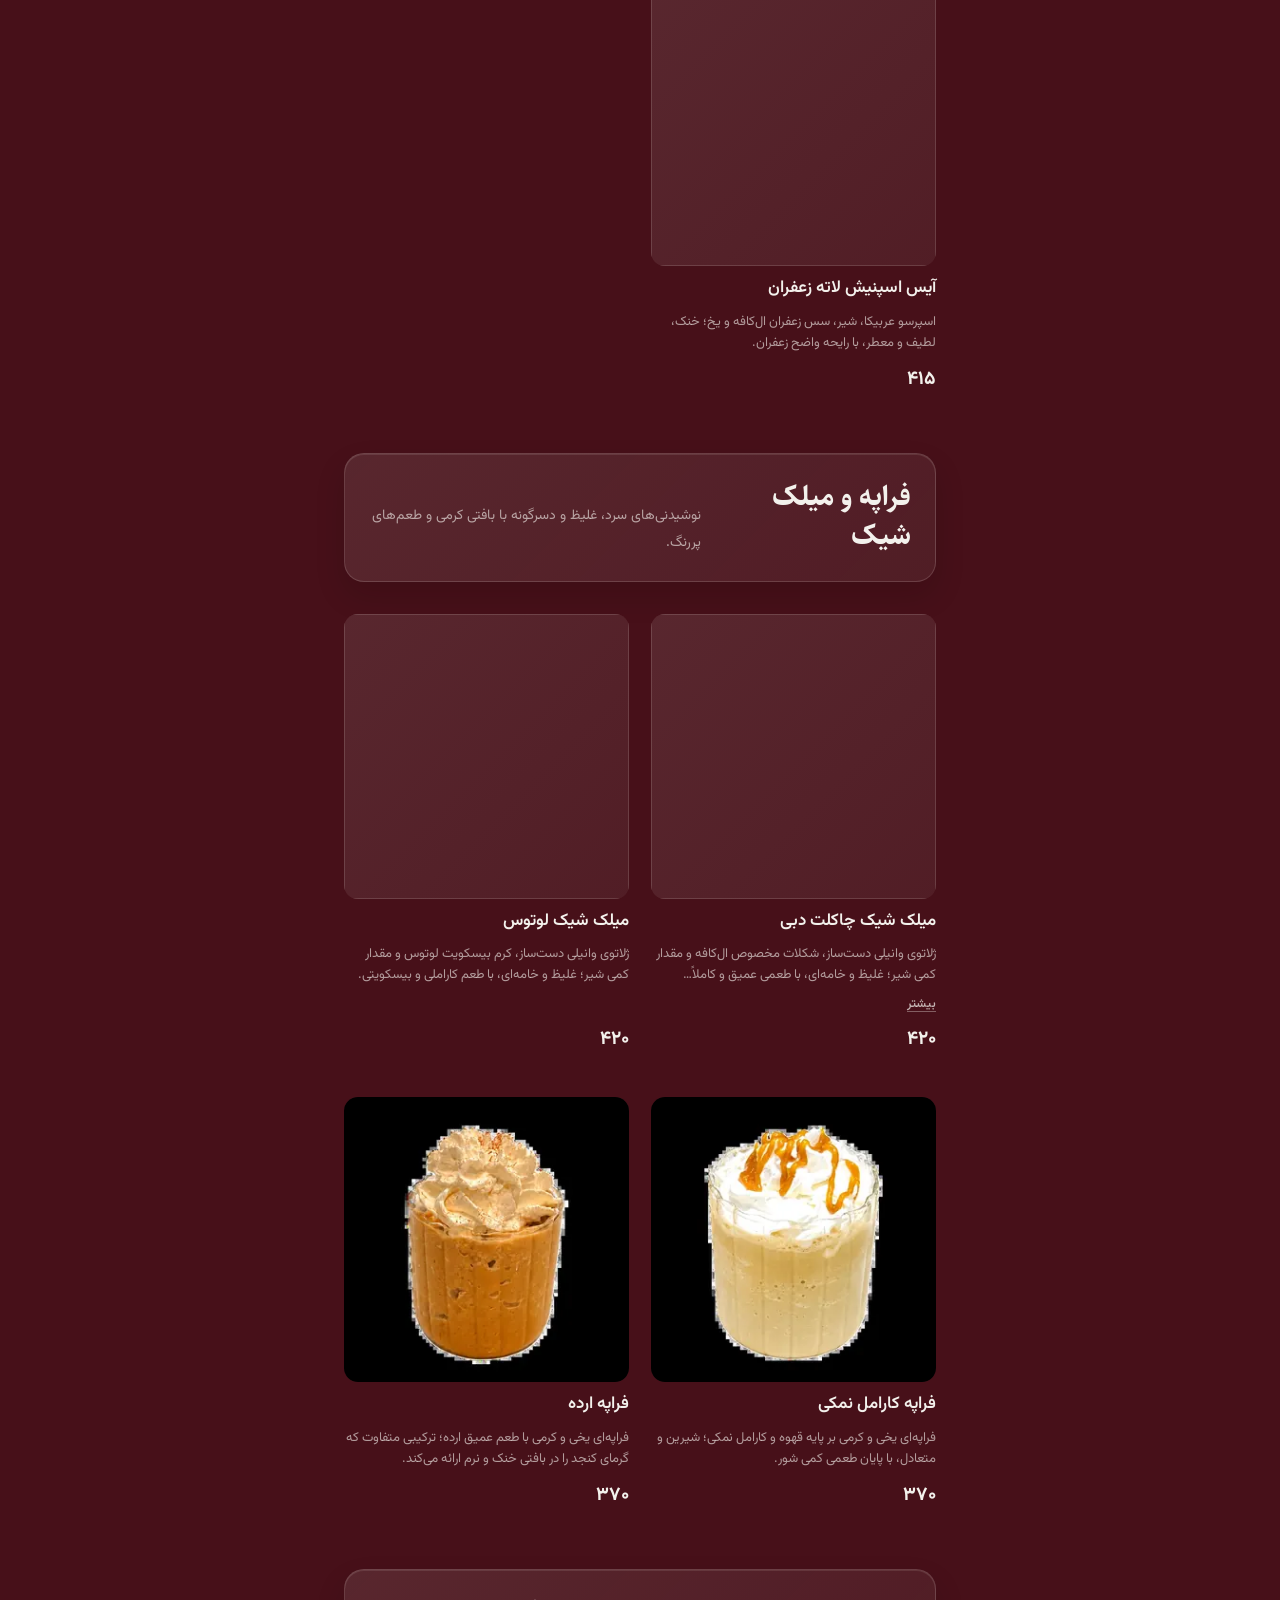
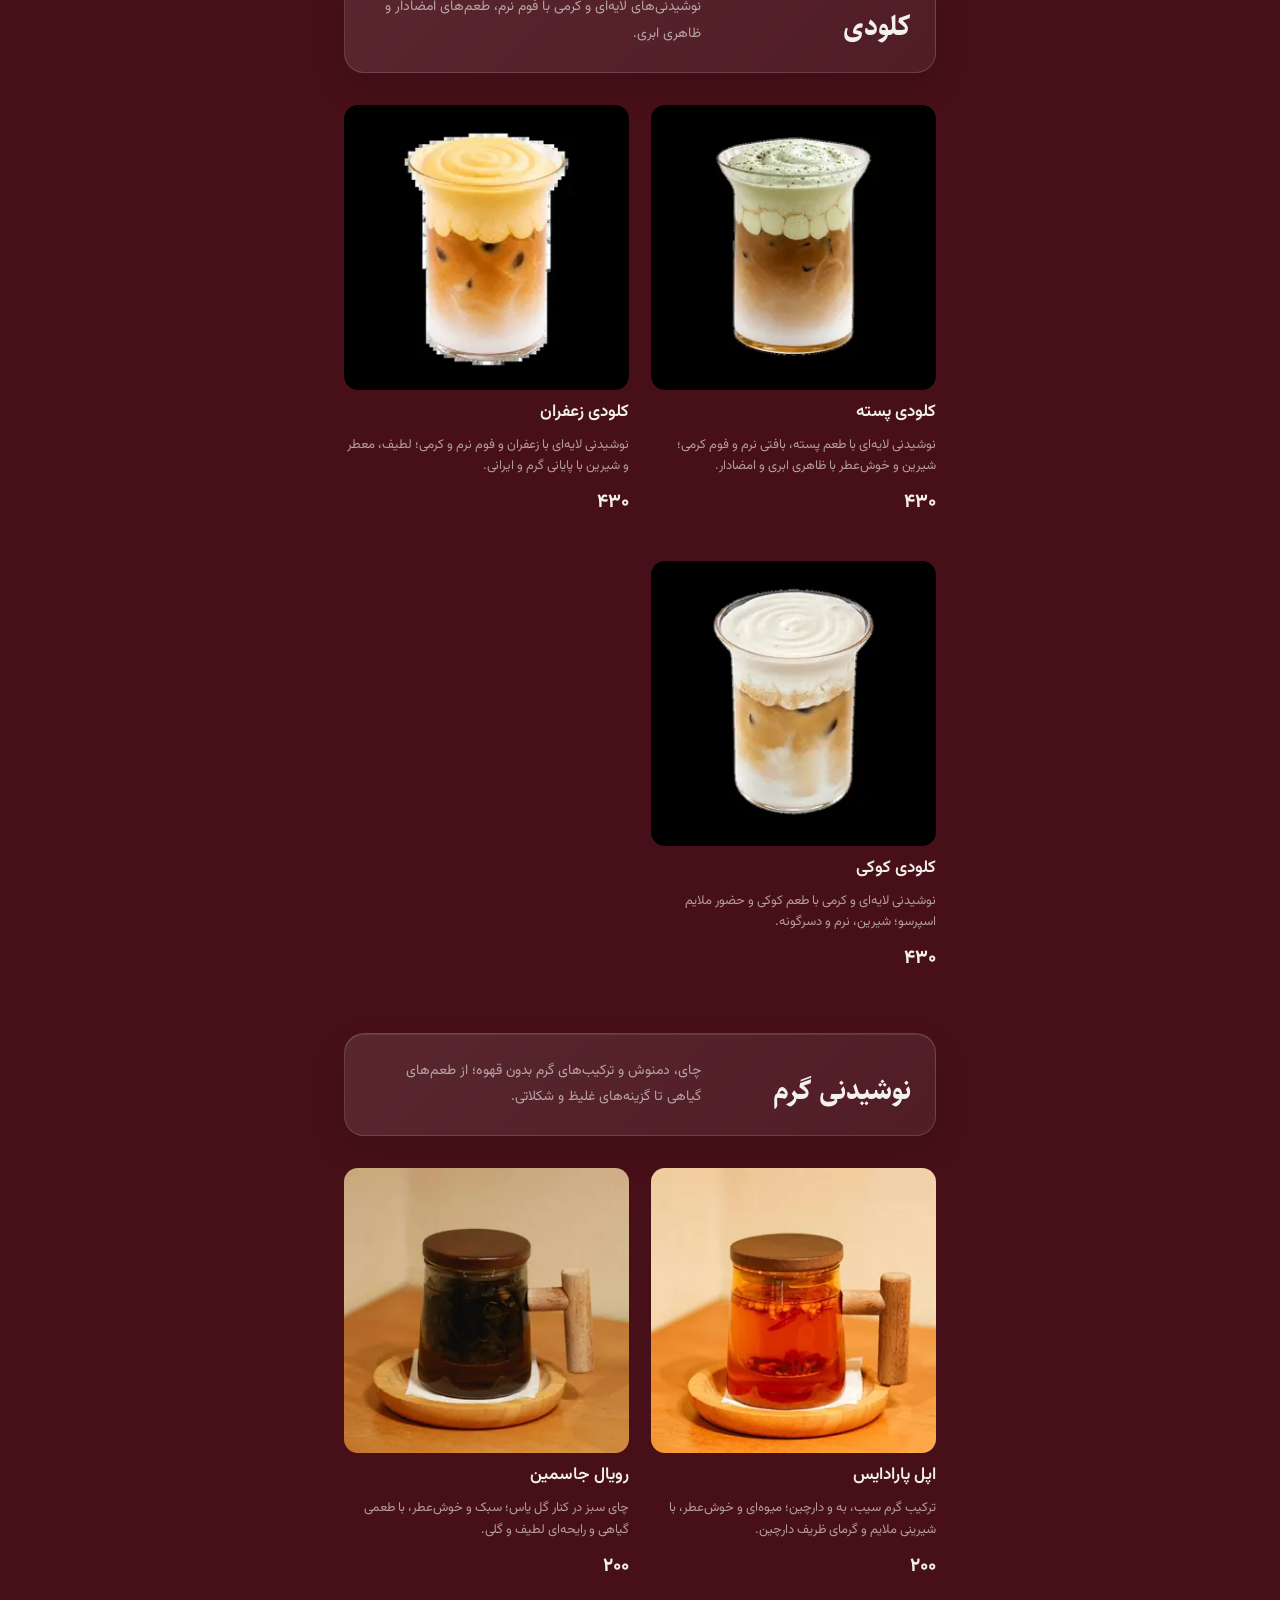
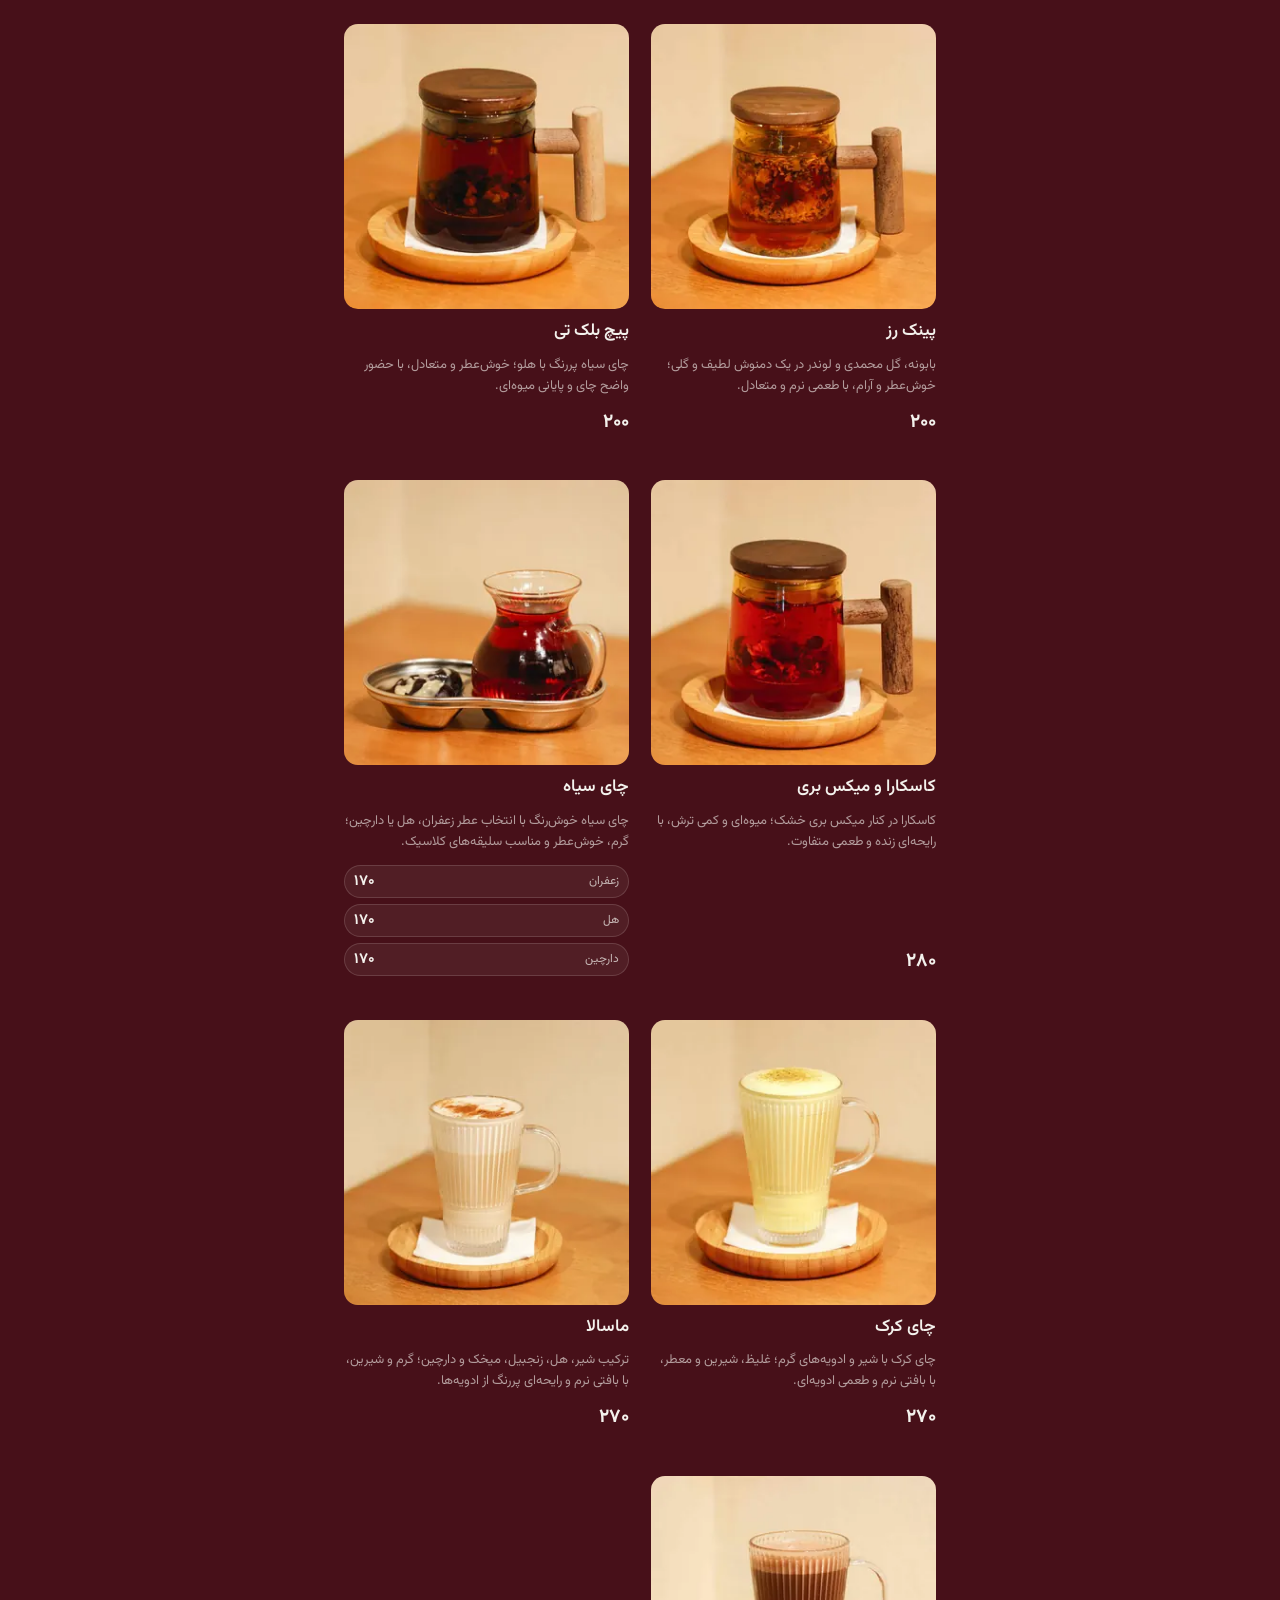
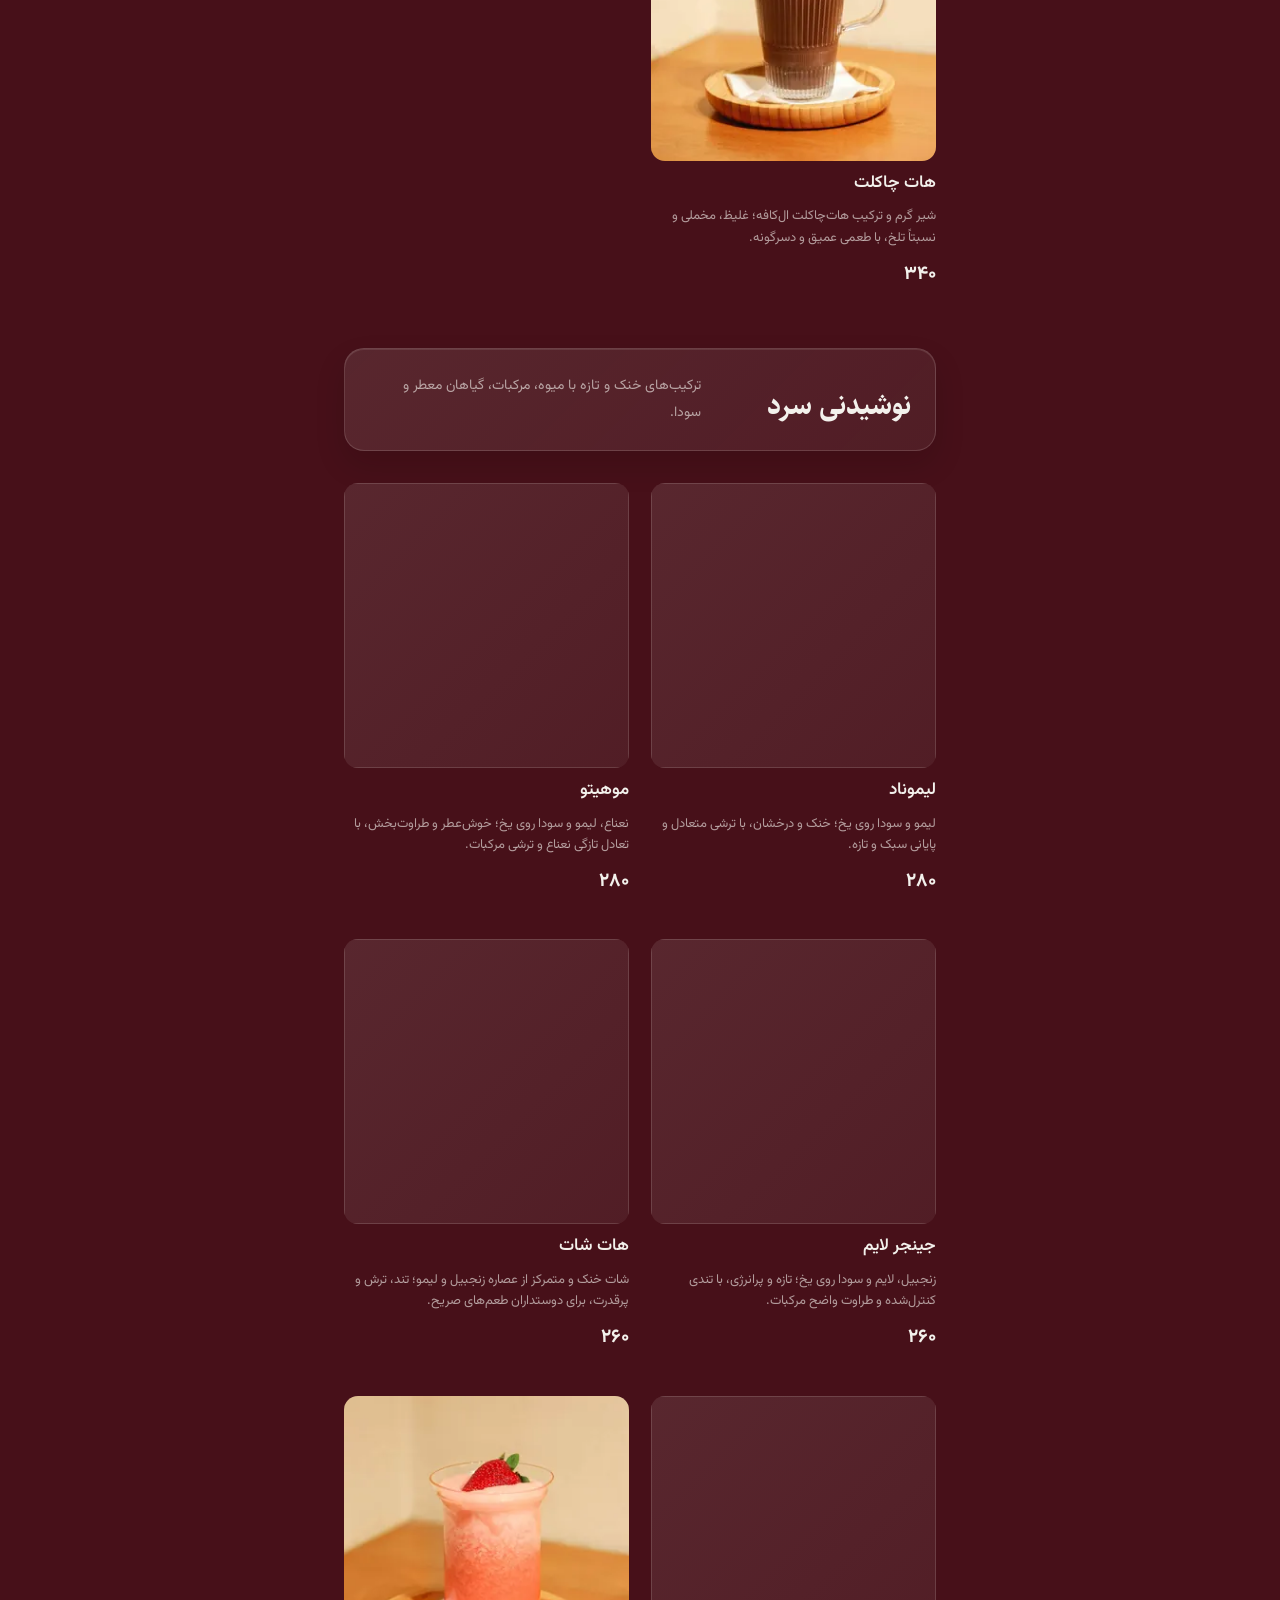
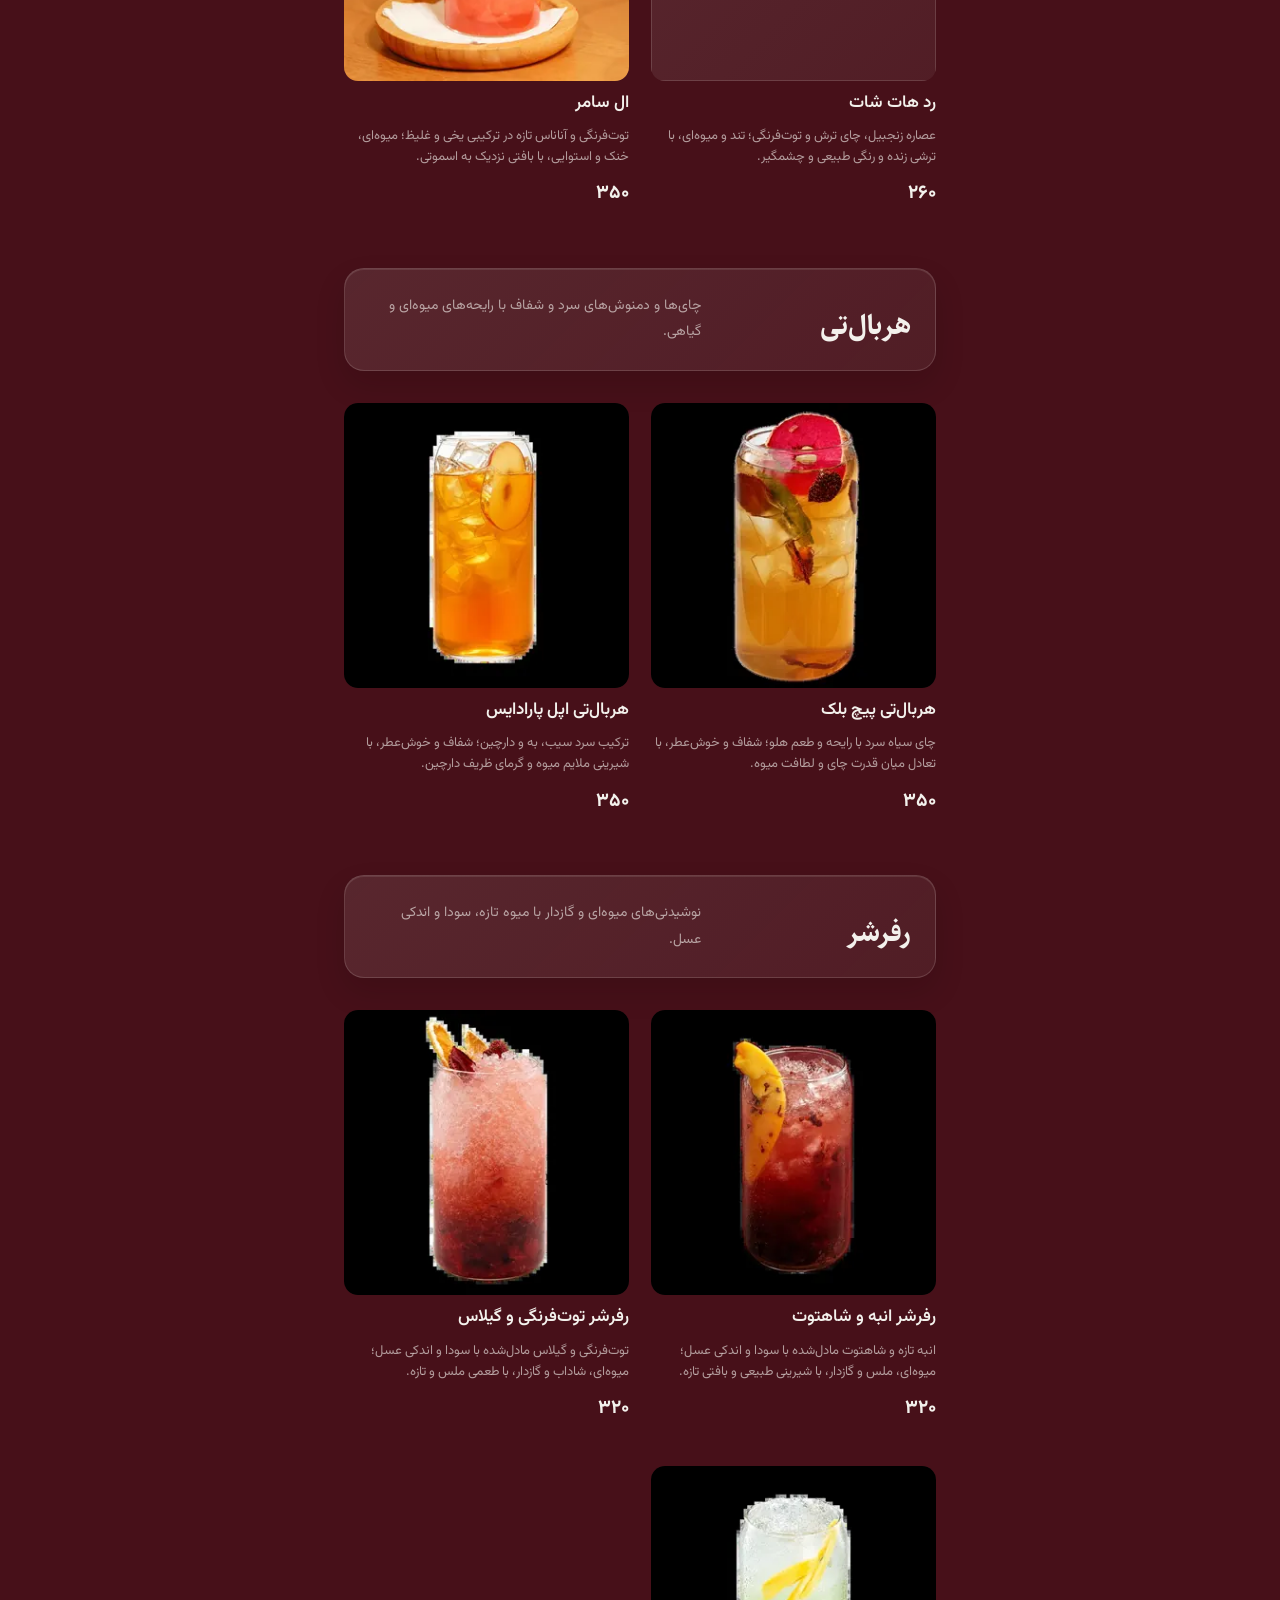
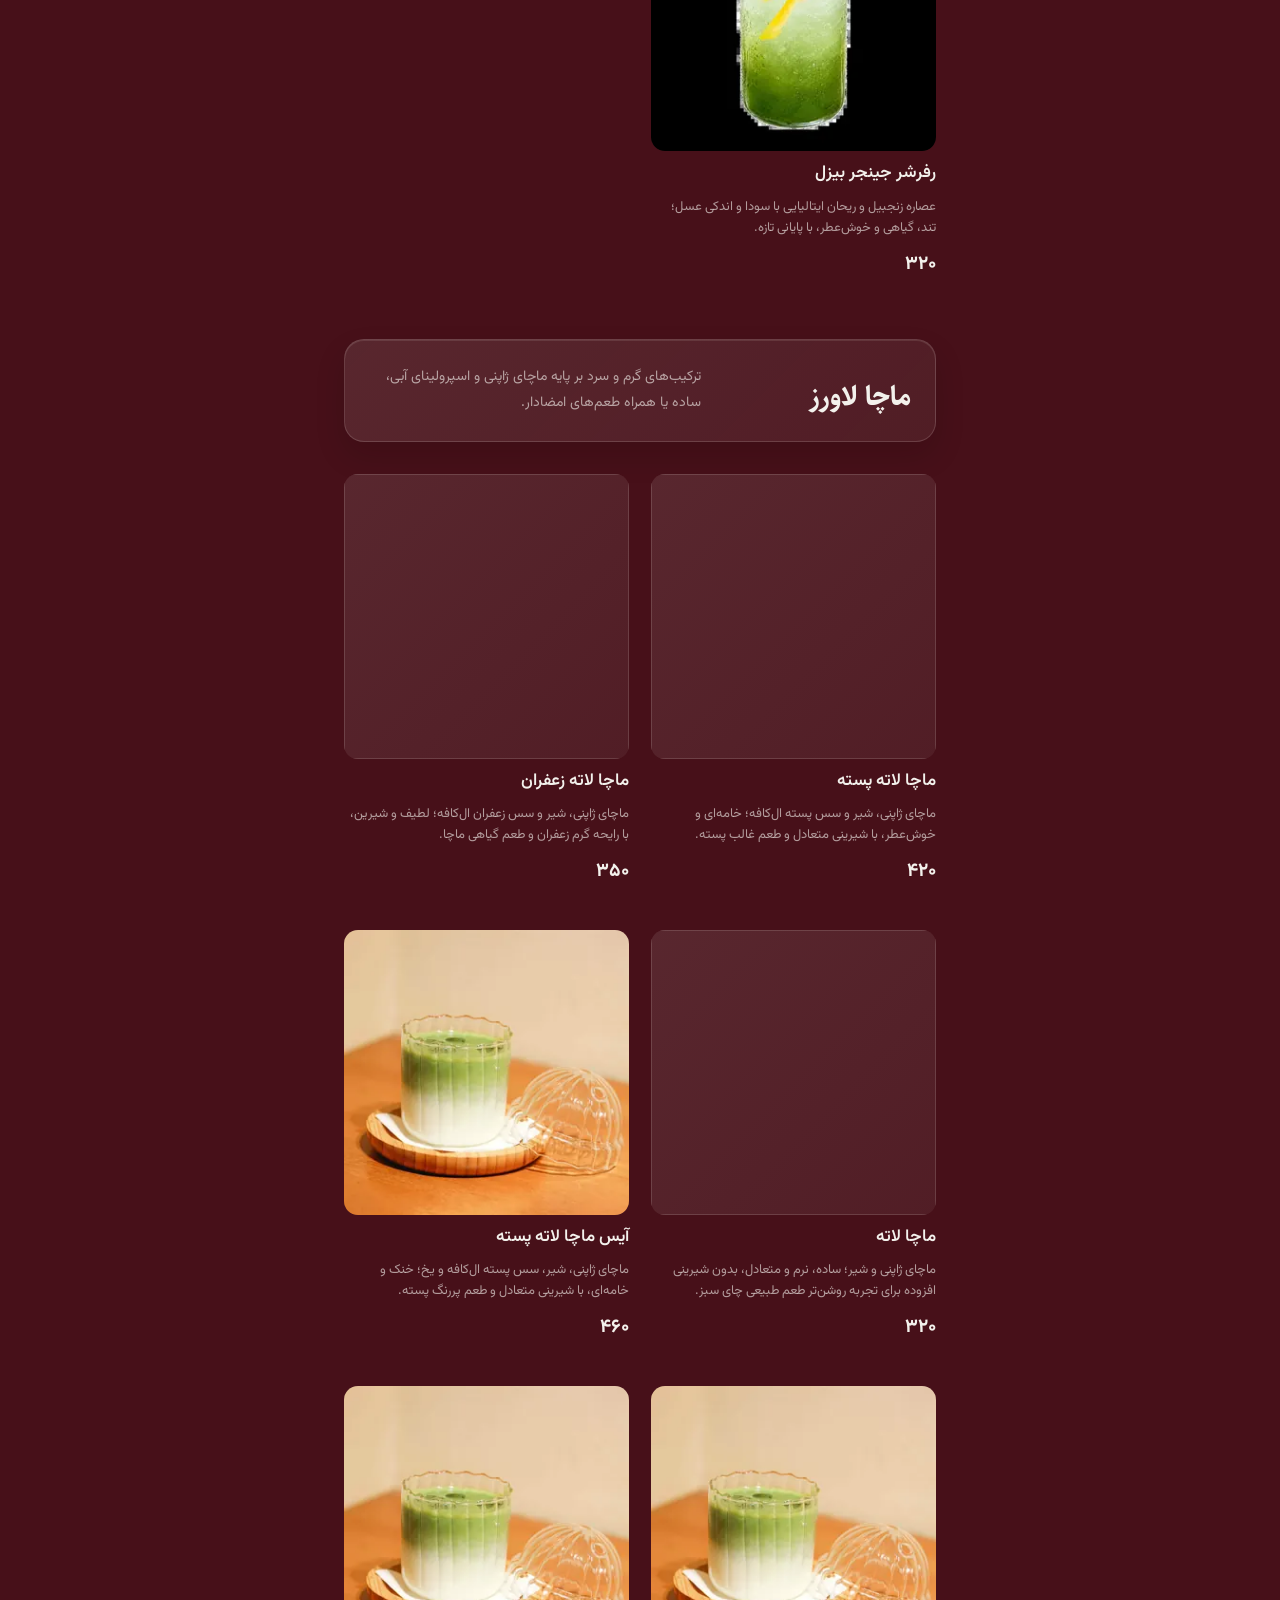
<file: menu.html>
<!-- Generated by build.py from Menu.dc.html - do not edit; edit the source. -->
<!DOCTYPE html>
<!-- dir on <html>, not only on the wrapper below - see the note in
     Landing Hero Background.dc.html. -->
<html lang="fa" dir="rtl">
<head>
<meta charset="utf-8">
<meta name="viewport" content="width=device-width, initial-scale=1">
<meta name="theme-color" content="#471019">
<title>منوی ال کافه</title>
<meta name="description" content="منوی کامل ال کافه؛ قهوه، نوشیدنی سرد و گرم، دسر و ساندویچ.">
<link rel="canonical" href="https://lcafe-esf.ir/menu.html">
<link rel="icon" href="assets/favicon.svg" type="image/svg+xml">
<link rel="apple-touch-icon" href="assets/icon-180.png">

<!-- Both faces, ahead of the stylesheet that would otherwise discover them —
     see the note in Landing Hero Background.dc.html. This page needs them more
     than the landing does: it is the one people open from the QR code at the
     table, on a phone, on cafe wifi, and it is eighty items of text. -->
<link rel="preload" href="assets/fonts/vazirmatn-arabic.woff2" as="font" type="font/woff2" crossorigin>
<link rel="preload" href="assets/fonts/Sahel-Bold.woff2" as="font" type="font/woff2" crossorigin>

<!-- Link preview only. The LocalBusiness record lives once, on the landing
     page: repeating it here would describe the cafe to Google twice and read
     as two separate places. -->
<meta property="og:type" content="website">
<meta property="og:site_name" content="ال کافه">
<meta property="og:locale" content="fa_IR">
<meta property="og:title" content="منوی ال کافه">
<meta property="og:description" content="قهوه، نوشیدنی سرد و گرم، دسر و ساندویچ.">
<meta property="og:url" content="https://lcafe-esf.ir/menu.html">
<meta property="og:image" content="https://lcafe-esf.ir/assets/cafe-interior.jpg">
<meta property="og:image:width" content="1800">
<meta property="og:image:height" content="1013">
<meta property="og:image:alt" content="فضای داخلی ال کافه">
<meta name="twitter:card" content="summary_large_image">
<link rel="stylesheet" href="assets/fonts/vazirmatn.css">
<link rel="stylesheet" href="assets/fonts/sahel.css">
<style>
*,*::before,*::after{box-sizing:border-box}
:root{
  --font:'Vazirmatn',system-ui,sans-serif;
  /* Sahel ships Bold only, so --display is for headings set at 700 and
     nothing else. Category titles use it; item names stay on --font, both
     because 80 of them in bold would flatten the hierarchy and because 600
     has no Sahel face to resolve to. */
  --display:'Sahel','Vazirmatn',system-ui,sans-serif;
  --bg:#471019;
  /* The same maroon as bare channels, because rgba() cannot take a hex and
     three rules below were spelling 71,16,25 out by hand — a brand colour
     change meant finding four places instead of one. */
  --bg-rgb:71,16,25;
  --ink:#F3F1EC;
  --ink-soft:rgba(243,241,236,.72);
  --ink-dim:rgba(243,241,236,.62);
  --line:rgba(243,241,236,.15);
  --underline:rgba(243,241,236,.35);
  --fill:rgba(243,241,236,.06);
  --fill-hi:rgba(243,241,236,.1);
  --gutter:clamp(16px,5vw,64px);
  --rail:clamp(54px,14vw,80px);

  /* transitions.dev — tabs sliding (16) */
  --tabs-dur:250ms;
  --tabs-ease:cubic-bezier(0.22, 1, 0.36, 1);
  --tabs-pill-bg:var(--fill-hi);
  /* transitions.dev — avatar group hover (11) */
  --avatar-lift:-4px;
  --avatar-dur:320ms;
  --avatar-scale:1.05;
  --avatar-falloff:0.45;
  --avatar-ease-in:cubic-bezier(0.22, 1, 0.36, 1);
  /* Was an overshoot curve, which is the one thing this system's motion never
     does anywhere else. A photo settling back into a grid is not a spring; it
     is a thing coming to rest. Same exponential family as the lift, pulled a
     little harder so the return still reads as a different gesture. */
  --avatar-ease-out:cubic-bezier(0.16, 1, 0.3, 1);
  /* transitions.dev — skeleton loader and reveal (14) */
  --pulse-dur:1000ms;
  --pulse-count:infinite;
  --pulse-min:0.5;
  --reveal-dur:400ms;
  --reveal-blur:2px;
  /* The same authored curve the rail pill and the photo lift already use. It
     was ease-in-out — the one generic browser easing left in a system that
     otherwise moves on one exponential ease-out. */
  --reveal-ease:cubic-bezier(0.22, 1, 0.36, 1);
  /* transitions.dev — page side-by-side (08) */
  --page-slide-dur:250ms;
  --page-slide-distance:8px;
  --page-blur:3px;
  --page-slide-ease:cubic-bezier(0.22, 1, 0.36, 1);
}
html{scroll-behavior:smooth;overflow-x:hidden}
html,body{margin:0;padding:0;background:var(--bg);font-family:var(--font);-webkit-text-size-adjust:100%}
a{color:var(--ink)}
/* 2px, matching the landing and the system's tightest radius. It was 4px here
   and 2px there — one role, two values, across two pages of the same site. */
a:focus-visible,button:focus-visible{outline:2px solid var(--ink);outline-offset:3px;border-radius:2px}

.skip{position:absolute;width:1px;height:1px;margin:0;padding:0;border:0;overflow:hidden;clip-path:inset(50%);white-space:nowrap;background:var(--ink);color:var(--bg);font:500 13px var(--font);border-radius:2px;text-decoration:none}
.skip:focus{width:auto;height:auto;padding:10px 18px;overflow:visible;clip-path:none;top:8px;right:16px;z-index:20}

.bar{position:sticky;top:0;z-index:10;display:flex;align-items:center;justify-content:space-between;gap:12px;padding:10px var(--gutter);background:rgba(var(--bg-rgb),.95);backdrop-filter:blur(8px);-webkit-backdrop-filter:blur(8px);border-bottom:1px solid var(--line)}
.bar-back{display:inline-flex;align-items:center;gap:8px;min-height:44px;padding:0 4px;font:500 13px var(--font);text-decoration:none}
.bar-back span[aria-hidden]{font-size:16px;line-height:1}
.bar img{height:34px;width:auto;display:block}
/* The sticky bar held a logo and a back link and nothing else, while occupying
   its height on every one of the twenty-two screens this page is long. Now it
   carries the category the reader is currently inside, which is the one piece
   of orientation the page could not otherwise give: the rail marks the active
   entry, but the rail is a 54px column of 11px labels. Hidden from assistive
   tech on purpose — the rail already announces the same state through
   aria-current, and saying it twice on every scroll is noise, not help. */
.bar-cat{min-width:0;overflow:hidden;white-space:nowrap;text-overflow:ellipsis;font:500 13px/1.4 var(--font);color:var(--ink-soft)}

.sr-only{position:absolute;width:1px;height:1px;margin:0;padding:0;border:0;overflow:hidden;clip-path:inset(50%);white-space:nowrap}

#menu{padding-top:clamp(20px,5vw,40px)}
.cat{padding:0 var(--gutter);max-width:720px;margin:0 auto}
.cat-head{display:grid;grid-template-columns:1fr;gap:8px;margin:clamp(34px,8vw,60px) 0 clamp(20px,5vw,32px);padding:clamp(16px,4vw,24px);border:1px solid var(--line);border-radius:20px;background:linear-gradient(135deg,var(--fill-hi),var(--fill));box-shadow:0 14px 30px rgba(13,1,4,.14),inset 0 1px 0 var(--fill-hi);text-align:right}
.cat-head h2{margin:0;font:700 clamp(20px,5.4vw,28px)/1.4 var(--display);color:var(--ink);scroll-margin-top:110px}
.cat-head p{margin:0;font:400 clamp(12px,3.2vw,14px)/1.9 var(--font);color:var(--ink-dim)}

@media (min-width:640px){
  .cat-head{grid-template-columns:minmax(120px,.8fr) 1.4fr;align-items:end;gap:20px}
}

.grid{display:grid;grid-template-columns:repeat(2,minmax(0,1fr));column-gap:clamp(12px,3.5vw,22px);row-gap:clamp(28px,7vw,44px)}

.item{display:flex;flex-direction:column;gap:10px;text-align:right;min-width:0}
.item-photo{position:relative;aspect-ratio:1;border-radius:14px;overflow:hidden;background:var(--fill)}
/* No min-height on the name or the description. It used to be there to keep
   the prices in a row level with each other, but it never was what did that:
   the grid already stretches both tiles to the taller one, and margin-top:auto
   on the price pins it to the bottom of whichever height it lands in. The
   reservations only bought dead space under short names like «زون ۲» — 1371px
   of it down the page, which is 1.7 screens of scrolling on a phone. */
.item h3{margin:0;font:600 clamp(14px,3.8vw,17px)/1.5 var(--font);color:var(--ink)}
/* The description is two lines by default and opens on request. Measured, the
   median item description is 89 characters in a column 22 characters wide —
   about five lines — which put the ingredient list at three and a half times
   the area of the price. On a page whose stated job is «find the price fast»,
   the longest text in the tile was the least urgent thing in it. */
.item p{
  display:-webkit-box;
  -webkit-box-orient:vertical;
  -webkit-line-clamp:2;
  line-clamp:2;
  overflow:hidden;
}
.item p[data-open]{-webkit-line-clamp:none;line-clamp:none;overflow:visible}
/* 1.62, not 1.85. This column is 22 characters wide — the narrowest measure on
   the page — and leading tightens as the measure narrows. The looser value had
   it backwards, giving the shortest lines the most air. */
.item p{margin:0;font:400 clamp(12px,3.1vw,13px)/1.62 var(--font);color:var(--ink-dim)}
/* The price is what a seated reader is scanning for, so it is now the largest
   thing in the tile rather than the second smallest. It used to be 13.88px/600
   against a 14.25px/600 name — a 0.37px difference at identical weight, which
   is no difference at all: the eye had nothing to land on first. Vazirmatn is
   a variable face, so 700 here costs no extra file. */
.item strong{margin-top:auto;padding-top:2px;font:700 clamp(16px,4.3vw,19px)/1.45 var(--font);color:var(--ink)}

/* The disclosure for the clamped description. Its visible box is one line tall
   so the tile does not grow, and the touch target is an absolutely positioned
   overlay rather than real height — 44px of hit area for 17px of layout, which
   is what lets the clamp actually shorten the page instead of trading five
   lines of text for a button the same size. JS hides it on any description
   short enough to fit, so those tiles get neither the control nor a tab stop. */
.item .more{
  position:relative;
  align-self:flex-start;
  margin:0;
  padding:0;
  border:0;
  background:none;
  color:var(--ink-soft);
  font:500 clamp(11.5px,3vw,12.5px)/1.4 var(--font);
  text-decoration:underline;
  text-underline-offset:4px;
  text-decoration-color:var(--underline);
  cursor:pointer;
}
/* -14px, measured: the visible box is 16px tall, so this is exactly the 44px
   the rest of the page commits to. -13 gave 42 and looked identical. */
.item .more::after{content:"";position:absolute;inset:-14px -10px}
.item .more:focus-visible{outline:2px solid var(--ink);outline-offset:3px;border-radius:2px}

/* Description lists, not bullet lists. Every row here is a label and the price
   of that label, and a list item holding a span beside a bold left the pairing
   to the eye alone — read aloud it was four loose numbers in a row with nothing
   saying which belonged to which. dt/dd is the one structure that carries the
   association without adding a word of visible copy. */
.opts{margin:auto 0 0;padding:2px 0 0;display:flex;flex-direction:column;gap:6px}
.opts>div{display:flex;align-items:center;justify-content:space-between;gap:6px;padding:5px 9px;border:1px solid var(--line);border-radius:999px;background:var(--fill)}
/* Flat 12px, not clamp(10.5px,2.8vw,11.5px). Measured, the clamp bottomed out
   at 10.51px on a 375px phone: the smallest type on the page, carrying a price,
   in a script that packs more stroke detail into an em than Latin does. This is
   the same correction the rail label above already carries a note about. */
.opts dt{margin:0;font:400 12px/1.4 var(--font);color:var(--ink-soft)}
/* The number in a chip is the same kind of thing as the bare number at the
   bottom of every other tile, so it is set the same way — 700, a step down in
   size only because two of them share a 141px row. Before this, eighty items
   showed a price at one weight and nine showed it at another, and the eye had
   to work out which pattern each tile was using. */
.opts dd{margin:0;font:700 clamp(13.5px,3.6vw,15px)/1.4 var(--font);color:var(--ink);white-space:nowrap}

.addons{margin:0;padding:0}
.addons>div{display:flex;align-items:center;justify-content:space-between;gap:12px;min-height:52px;padding:10px 4px;border-bottom:1px solid var(--line)}
.addons>div:last-child{border-bottom:0}
.addons dt{margin:0;font:500 clamp(13px,3.5vw,15px)/1.6 var(--font);color:var(--ink)}
.addons dd{margin:0;font:500 clamp(12.5px,3.4vw,14px)/1.6 var(--font);color:var(--ink-soft);white-space:nowrap}

.rule{height:clamp(52px,13vw,80px);margin:clamp(40px,9vw,72px) 0 0;background-color:var(--bg);background-image:url('assets/l-cafe-pattern-inverted-tight.svg');background-repeat:repeat;background-position:center;background-size:clamp(110px,24vw,160px) calc(clamp(110px,24vw,160px) * 0.983);border-top:1px solid var(--line);border-bottom:1px solid var(--line)}

.foot{padding:clamp(56px,12vw,96px) var(--gutter) clamp(48px,10vw,80px);display:flex;flex-direction:column;align-items:center;gap:10px;text-align:center;border-top:1px solid var(--line);margin-top:clamp(48px,10vw,80px)}
.foot img{height:44px;width:auto;margin-bottom:8px}
.foot a{display:inline-flex;align-items:center;min-height:44px;font:400 clamp(13px,3.4vw,14px)/1.6 var(--font);text-decoration:underline;text-underline-offset:5px;text-decoration-color:var(--underline)}
.foot .foot-back{font-weight:500}

/* gap 1 and padding 4, not 3 and 6. Fourteen entries at the 44px minimum need
   667px of column; a 375×667 phone offers 650, so «افزودنی» fell off the end —
   and with the scrollbar deliberately hidden, nothing on screen said so. The
   44px target is a commitment and the entries keep it, so the thirty pixels
   came out of the gaps and the padding: 642 of column, which clears that phone
   with room and clears every taller one outright. The active pill supplies the
   separation the gap used to. */
.rail{position:fixed;top:50%;right:0;transform:translateY(-50%);z-index:15;width:var(--rail);max-height:calc(100vh - 16px);max-height:calc(100dvh - 16px);overflow-y:auto;scrollbar-width:none;display:flex;flex-direction:column;gap:1px;padding:4px 0;background:rgba(var(--bg-rgb),.92);backdrop-filter:blur(10px);-webkit-backdrop-filter:blur(10px);border:1px solid var(--line);border-right:0;border-radius:14px 0 0 14px}
.rail::-webkit-scrollbar{display:none}
/* Shorter screens still overflow, so the rail admits it: whichever edge has
   entries behind it fades out. JS sets the attributes; there is no CSS way to
   ask an element whether it is scrolled. */
.rail{--fade-top:#000 0;--fade-bottom:#000 100%}
.rail[data-more-above]{--fade-top:transparent 0,#000 18px}
.rail[data-more-below]{--fade-bottom:#000 calc(100% - 18px),transparent 100%}
.rail[data-more-above],.rail[data-more-below]{
  -webkit-mask-image:linear-gradient(to bottom,var(--fade-top),var(--fade-bottom));
  mask-image:linear-gradient(to bottom,var(--fade-top),var(--fade-bottom));
}
.rail a{flex:0 0 auto}
/* Flat 11px, not clamp(9.5px,2.6vw,11px). The clamp only ever bought a
   smaller label — it hit its 11px ceiling by 423px wide and spent the whole
   phone range below it, bottoming out at 9.76px on a 375px screen. Persian
   carries more stroke detail per em than Latin does, and this is the one
   control on the page, so it holds the ceiling everywhere instead. */
.rail a{display:flex;flex-direction:column;align-items:center;justify-content:center;gap:5px;min-height:44px;padding:4px 5px;font:500 11px/1.35 var(--font);color:var(--ink);text-decoration:none;text-align:center}
.rail i{width:5px;height:5px;border-radius:50%;background:var(--ink);flex:0 0 auto;opacity:0;transition:opacity .2s ease}
/* --ink-dim, not opacity:.62. The two land on the same pixels and audit
   completely differently: with the opacity, `color` still reads as pure --ink,
   so a contrast probe over this rule reports 13.72:1 while the screen is
   showing 5.96:1. That is not hypothetical — it is what a probe reported here.
   The dot keeps its opacity, because a dot appearing is not text being dimmed. */
.rail span{color:var(--ink-dim);transition:color .2s ease}
.rail a.on i{opacity:1}
.rail a.on span{color:var(--ink)}

/* transitions.dev — tabs sliding (16), vertical variant.
   The rail is a column, so the pill tweens translateY + height
   instead of translateX + width. JS writes both inline from the
   active link's offsetTop / offsetHeight; CSS owns the tween. */
.rail a{position:relative;z-index:1}
.t-tabs-pill{
  position:absolute;
  top:0;
  right:4px;
  left:4px;
  height:0;
  background:var(--tabs-pill-bg);
  border-radius:10px;
  transform:translateY(0);
  transition:
    transform var(--tabs-dur) var(--tabs-ease),
    height    var(--tabs-dur) var(--tabs-ease);
  will-change:transform,height;
  z-index:0;
  pointer-events:none;
}

/* transitions.dev — skeleton loader and reveal (14), rebuilt around the <img>
   the build now publishes.
   The previous version assembled two layers per tile from JavaScript and then
   polled a shadow root on a frame loop to find out whether the picture had
   arrived. Measured mid-page, seventy-seven of those loops were still running
   at once — one per tile below the fold — because a tile whose source was
   still deferred returned early, before it could spend any of its four-hundred
   try budget, and so looped for the life of the page. A load event answers the
   same question once, and the browser fires it whether the image succeeded,
   failed or came from cache. */
.item-photo::before{
  content:"";
  position:absolute;
  inset:0;
  z-index:1;
  background:linear-gradient(135deg,var(--fill-hi),var(--fill));
  animation:t-skel-pulse var(--pulse-dur) ease-in-out var(--pulse-count);
  transition:opacity var(--reveal-dur) var(--reveal-ease);
}
.item-photo img{
  position:absolute;
  inset:0;
  z-index:2;
  display:block;
  width:100%;
  height:100%;
  object-fit:cover;
  opacity:0;
  filter:blur(var(--reveal-blur));
  transition:
    opacity var(--reveal-dur) var(--reveal-ease),
    filter  var(--reveal-dur) var(--reveal-ease);
}
/* State lives in data-* rather than classes: the canvas runtime rewrites
   className from its template on every render, so a class set from outside is
   either wiped or baked in permanently. Attributes it doesn't own survive. */
.item-photo[data-ready]::before{animation:none;opacity:0}
.item-photo[data-ready] img{opacity:1;filter:blur(0)}

/* An item with no photograph yet. It does not pulse, because nothing is on its
   way — a skeleton that never resolves is a lie about the network. The layer is
   opaque (the tonal wash over the page's own maroon) so it covers the pulse
   above without waiting for script, and what is left is the tile at rest: the
   same surface every other tile starts from, holding its place until there is a
   real picture to put in it. */
.item-photo-empty{
  position:absolute;
  inset:0;
  z-index:3;
  background:linear-gradient(135deg,var(--fill-hi),var(--fill)),var(--bg);
  box-shadow:inset 0 0 0 1px var(--line);
}
@keyframes t-skel-pulse{
  0%,100%{opacity:1}
  50%    {opacity:var(--pulse-min)}
}

.bar,.foot{padding-right:calc(var(--rail) + clamp(8px,2vw,24px))}
@media (max-width:960px){
  .cat{padding-right:calc(var(--rail) + clamp(8px,2vw,24px))}
}

/* transitions.dev — avatar group hover (11). Each photo is a
   .t-avatar; JS writes --shift / --scale-active with a distance
   falloff across the row and sets the timing-function inline so
   the return springs. Hover-capable pointers only. */
@media (hover:hover) and (pointer:fine){
  .t-avatar{
    transform-origin:center;
    transform:
      translateY(var(--shift, 0px))
      scale(var(--scale-active, 1));
    transition:transform var(--avatar-dur) var(--avatar-ease-in);
  }
  /* will-change is a warning that something is about to move, not a property
     an element wears. Left on the resting rule it promoted all eighty-nine
     photos to their own compositor layer for the whole life of the page — for
     a lift that only ever touches the row under the cursor. JS adds this while
     a row is actually in motion and takes it off again. */
  .t-avatar[data-lifting]{will-change:transform}
}
/* transitions.dev — page side-by-side (08), adapted for real navigation. The
   preset slides two <section>s inside one document; these are two documents,
   so the same four tokens drive a cross-document view transition instead.
   Both pages sit on the same maroon, so what reads is the copy crossing over
   a background that never moves.

   Direction is RTL-correct: the page you are leaving withdraws to the right,
   the page you are going to arrives from the left, which is forward here.

   This is also why the runtime had to go first. A view transition snapshots
   the incoming document at its first paint, and under the runtime that was a
   blank rectangle - it would have cross-faded into nothing.

   No fallback to write: a browser without view transitions performs exactly
   the navigation it performs today. */
@view-transition{navigation:auto}
::view-transition-group(root){
  animation-duration:var(--page-slide-dur);
  animation-timing-function:var(--page-slide-ease);
}
::view-transition-old(root){animation-name:t-page-out}
::view-transition-new(root){animation-name:t-page-in}
@keyframes t-page-out{
  to{opacity:0;transform:translateX(var(--page-slide-distance));filter:blur(var(--page-blur))}
}
@keyframes t-page-in{
  from{opacity:0;transform:translateX(calc(var(--page-slide-distance) * -1));filter:blur(var(--page-blur))}
}

@media (prefers-reduced-motion:reduce){
  /* The whole feature off, not just its animations - a zeroed view transition
     still holds the old page on screen while the new one loads. */
  @view-transition{navigation:none}
  html{scroll-behavior:auto}
  *{transition:none!important;animation:none!important}
  .t-avatar{transform:none!important}
  /* The pulse goes, but the tile keeps its tonal surface and the photo still
     swaps in — reduced motion removes the movement, not the state change. */
  .item-photo::before{animation:none!important}
}
</style>
</head>
<body>
<div dir="rtl">

<a class="skip" href="#menu">رفتن به منو</a>


<header class="bar">
<a class="bar-back" href="index.html"><span aria-hidden="true">→</span>بازگشت</a>
<span class="bar-cat" aria-hidden="true"></span>
<img src="uploads/L_Cafe_Full_NoTagline_White.svg" alt="ال کافه">
</header>

<main id="menu">

<h1 class="sr-only">منوی ال کافه</h1>

<section class="cat" aria-labelledby="cat-routine">
<div class="cat-head">
<h2 id="cat-routine">روتین</h2>
<p>ترکیب‌های مغذی و کاربردی با میوه، پروتئین و مواد اولیه منتخب؛ مناسب شروع روز یا یک میان‌وعده کامل.</p>
</div>
<div class="grid">
<article class="item">
<div class="item-photo t-avatar"><img src="assets/menu/opt/menu-routine-01.webp" srcset="assets/menu/opt/menu-routine-01-300.webp 300w, assets/menu/opt/menu-routine-01.webp 600w" sizes="(min-width: 880px) 285px, 38vw" width="600" height="600" alt="" decoding="async" fetchpriority="high"></div>
<h3>زون ۲</h3>
<p>شیکی غلیظ و پروتئینی با شیر نارگیل، موز، کره بادام‌زمینی، پودر وی و ماچا؛ کرمی، سیرکننده و با طعم غالب موز و بادام‌زمینی.</p>
<button class="more" type="button" aria-expanded="false" hidden>بیشتر</button>
<strong>۶۱۰</strong>
</article>

<article class="item">
<div class="item-photo t-avatar"><img src="assets/menu/opt/menu-routine-02.webp" srcset="assets/menu/opt/menu-routine-02-300.webp 300w, assets/menu/opt/menu-routine-02.webp 600w" sizes="(min-width: 880px) 285px, 38vw" width="600" height="600" alt="" decoding="async" fetchpriority="high"></div>
<h3>زون ۳</h3>
<p>شیکی پروتئینی با شیر بادام، موز، کره بادام‌زمینی، پودر وی و چغندر؛ نرم و سیرکننده، با شیرینی طبیعی موز.</p>
<button class="more" type="button" aria-expanded="false" hidden>بیشتر</button>
<strong>۵۵۰</strong>
</article>

<article class="item">
<div class="item-photo t-avatar"><img src="assets/menu/opt/menu-routine-03.webp" srcset="assets/menu/opt/menu-routine-03-300.webp 300w, assets/menu/opt/menu-routine-03.webp 600w" sizes="(min-width: 880px) 285px, 38vw" width="600" height="600" alt="" decoding="async"></div>
<h3>ماراتن</h3>
<p>شیکی غلیظ و پروتئینی با شیر نارگیل، موز، کره بادام‌زمینی، پودر وی و اسپرولینا؛ کرمی، سیرکننده و متفاوت.</p>
<button class="more" type="button" aria-expanded="false" hidden>بیشتر</button>
<strong>۶۹۰</strong>
</article>

<article class="item">
<div class="item-photo t-avatar"><img src="assets/menu/opt/menu-routine-04.webp" srcset="assets/menu/opt/menu-routine-04-300.webp 300w, assets/menu/opt/menu-routine-04.webp 600w" sizes="(min-width: 880px) 285px, 38vw" width="600" height="600" alt="" decoding="async"></div>
<h3>کوکی رژیمی</h3>
<p>کوکی نرم و مغذی با جو پرک، شیره انگور و کره بادام‌زمینی؛ بدون آرد و شکر سفید، با شیرینی ملایم و بافتی جویدنی.</p>
<button class="more" type="button" aria-expanded="false" hidden>بیشتر</button>
<strong>۲۲۰</strong>
</article>

<article class="item">
<div class="item-photo t-avatar"><span class="item-photo-empty" aria-hidden="true"></span></div>
<h3>ماسگرانولا</h3>
<p>ماست پروتئینی در کنار گرانولا، موز و سس بری؛ ترکیبی خنک، بافت‌دار و سیرکننده با تعادل طعم میوه و غلات.</p>
<button class="more" type="button" aria-expanded="false" hidden>بیشتر</button>
<strong>۴۰۰</strong>
</article>

<article class="item">
<div class="item-photo t-avatar"><span class="item-photo-empty" aria-hidden="true"></span></div>
<h3>ال کوچیا</h3>
<p>ترکیبی سبک و بافت‌دار بر پایه دانه چیا و مواد تازه؛ مناسب میان‌وعده‌ای متعادل و سیرکننده.</p>
<button class="more" type="button" aria-expanded="false" hidden>بیشتر</button>
<strong>۳۳۰</strong>
</article>
</div>
</section>

<section class="cat" aria-labelledby="cat-hot-coffee">
<div class="cat-head">
<h2 id="cat-hot-coffee">گرم بر پایه قهوه</h2>
<p>از اسپرسوی خالص تا ترکیب‌های شیری و امضادار؛ برای سلیقه‌های کلاسیک و قهوه‌محور.</p>
</div>
<div class="grid">
<article class="item">
<div class="item-photo t-avatar"><img src="assets/menu/opt/menu-hot-coffee-01.webp" srcset="assets/menu/opt/menu-hot-coffee-01-300.webp 300w, assets/menu/opt/menu-hot-coffee-01.webp 600w" sizes="(min-width: 880px) 285px, 38vw" width="600" height="600" alt="" decoding="async" loading="lazy"></div>
<h3>اسپرسو پریمیوم ۶۰</h3>
<p>بلندی از عربیکا و روبوستا با بادی سنگین، تلخی مشخص و طعم‌یادهای شکلاتی؛ مناسب دوستداران اسپرسوی قدرتمند و پررنگ.</p>
<button class="more" type="button" aria-expanded="false" hidden>بیشتر</button>
<strong>۲۱۵</strong>
</article>

<article class="item">
<div class="item-photo t-avatar"><img src="assets/menu/opt/menu-hot-coffee-01.webp" srcset="assets/menu/opt/menu-hot-coffee-01-300.webp 300w, assets/menu/opt/menu-hot-coffee-01.webp 600w" sizes="(min-width: 880px) 285px, 38vw" width="600" height="600" alt="" decoding="async" loading="lazy"></div>
<h3>اسپرسو پریمیوم ۱۰۰</h3>
<p>اسپرسویی بر پایه دانه‌های عربیکا با بافتی نرم، تلخی متعادل و رایحه‌ای ظریف؛ انتخابی شفاف‌تر برای تجربه طعم خالص قهوه.</p>
<button class="more" type="button" aria-expanded="false" hidden>بیشتر</button>
<strong>۲۲۵</strong>
</article>

<article class="item">
<div class="item-photo t-avatar"><img src="assets/menu/opt/menu-hot-coffee-02.webp" srcset="assets/menu/opt/menu-hot-coffee-02-300.webp 300w, assets/menu/opt/menu-hot-coffee-02.webp 600w" sizes="(min-width: 880px) 285px, 38vw" width="600" height="600" alt="" decoding="async" loading="lazy"></div>
<h3>V60</h3>
<p>قهوه تک‌خاستگاه کلمبیا با عصاره‌ای شفاف، رایحه گلی و طعم‌یادهای میوه‌ای؛ دم‌آوری دستی برای تجربه‌ای ظریف و روشن.</p>
<button class="more" type="button" aria-expanded="false" hidden>بیشتر</button>
<strong>۵۰۰</strong>
</article>

<article class="item">
<div class="item-photo t-avatar"><img src="assets/menu/opt/menu-hot-coffee-03.webp" srcset="assets/menu/opt/menu-hot-coffee-03-300.webp 300w, assets/menu/opt/menu-hot-coffee-03.webp 600w" sizes="(min-width: 880px) 285px, 38vw" width="600" height="600" alt="" decoding="async" loading="lazy"></div>
<h3>لاته</h3>
<p>اسپرسو و شیر گرم با میکروفومی نرم و ابریشمی؛ متعادل، لطیف و مناسب کسانی که قهوه را با حضور بیشتر شیر می‌پسندند.</p>
<button class="more" type="button" aria-expanded="false" hidden>بیشتر</button>
<dl class="opts">
<div><dt>۶۰/۴۰</dt><dd>۳۱۰</dd></div>
<div><dt>۱۰۰</dt><dd>۳۳۰</dd></div>
</dl>
</article>

<article class="item">
<div class="item-photo t-avatar"><img src="assets/menu/opt/menu-hot-coffee-04.webp" srcset="assets/menu/opt/menu-hot-coffee-04-300.webp 300w, assets/menu/opt/menu-hot-coffee-04.webp 600w" sizes="(min-width: 880px) 285px, 38vw" width="600" height="600" alt="" decoding="async" loading="lazy"></div>
<h3>کاپوچینو</h3>
<p>ترکیب متعادل اسپرسو، شیر گرم و فوم مخملی؛ قهوه‌محورتر از لاته، با عطری مشخص و بافتی سبک.</p>
<button class="more" type="button" aria-expanded="false" hidden>بیشتر</button>
<dl class="opts">
<div><dt>۶۰/۴۰</dt><dd>۲۹۰</dd></div>
<div><dt>۱۰۰</dt><dd>۳۱۰</dd></div>
</dl>
</article>

<article class="item">
<div class="item-photo t-avatar"><img src="assets/menu/opt/menu-hot-coffee-05.webp" srcset="assets/menu/opt/menu-hot-coffee-05-300.webp 300w, assets/menu/opt/menu-hot-coffee-05.webp 600w" sizes="(min-width: 880px) 285px, 38vw" width="600" height="600" alt="" decoding="async" loading="lazy"></div>
<h3>آمریکانو</h3>
<p>اسپرسو در کنار آب داغ؛ روان، شفاف و قهوه‌محور، با شدت کمتر از اسپرسو و حفظ رایحه اصلی دانه.</p>
<button class="more" type="button" aria-expanded="false" hidden>بیشتر</button>
<dl class="opts">
<div><dt>۶۰/۴۰</dt><dd>۲۲۰</dd></div>
<div><dt>۱۰۰</dt><dd>۲۳۵</dd></div>
</dl>
</article>

<article class="item">
<div class="item-photo t-avatar"><img src="assets/menu/opt/menu-hot-coffee-06.webp" srcset="assets/menu/opt/menu-hot-coffee-06-300.webp 300w, assets/menu/opt/menu-hot-coffee-06.webp 600w" sizes="(min-width: 880px) 285px, 38vw" width="600" height="600" alt="" decoding="async" loading="lazy"></div>
<h3>کورتادو</h3>
<p>اسپرسو با مقدار کنترل‌شده‌ای شیر گرم؛ بافتی نرم و طعمی صریح که شخصیت قهوه را واضح نگه می‌دارد.</p>
<button class="more" type="button" aria-expanded="false" hidden>بیشتر</button>
<dl class="opts">
<div><dt>۶۰/۴۰</dt><dd>۲۹۰</dd></div>
<div><dt>۱۰۰</dt><dd>۳۱۰</dd></div>
</dl>
</article>

<article class="item">
<div class="item-photo t-avatar"><img src="assets/menu/opt/menu-hot-coffee-07.webp" srcset="assets/menu/opt/menu-hot-coffee-07-300.webp 300w, assets/menu/opt/menu-hot-coffee-07.webp 600w" sizes="(min-width: 880px) 285px, 38vw" width="600" height="600" alt="" decoding="async" loading="lazy"></div>
<h3>فلت وایت</h3>
<p>ریسترتو در کنار شیر و میکروفومی بسیار ظریف؛ غلیظ‌تر از لاته، با بافتی ابریشمی و تعادل دقیق قهوه و شیر.</p>
<button class="more" type="button" aria-expanded="false" hidden>بیشتر</button>
<dl class="opts">
<div><dt>۶۰/۴۰</dt><dd>۲۹۵</dd></div>
<div><dt>۱۰۰</dt><dd>۳۱۵</dd></div>
</dl>
</article>

<article class="item">
<div class="item-photo t-avatar"><img src="assets/menu/opt/menu-hot-coffee-08.webp" srcset="assets/menu/opt/menu-hot-coffee-08-300.webp 300w, assets/menu/opt/menu-hot-coffee-08.webp 600w" sizes="(min-width: 880px) 285px, 38vw" width="600" height="600" alt="" decoding="async" loading="lazy"></div>
<h3>موکا</h3>
<p>اسپرسو، شکلات بلژیکی و شیر گرم؛ نوشیدنی‌ای مخملی و متعادل با تلخی قهوه و شیرینی کنترل‌شده شکلات.</p>
<button class="more" type="button" aria-expanded="false" hidden>بیشتر</button>
<dl class="opts">
<div><dt>۶۰/۴۰</dt><dd>۳۵۰</dd></div>
<div><dt>۱۰۰</dt><dd>۳۷۰</dd></div>
</dl>
</article>

<article class="item">
<div class="item-photo t-avatar"><img src="assets/menu/opt/menu-hot-coffee-09.webp" srcset="assets/menu/opt/menu-hot-coffee-09-300.webp 300w, assets/menu/opt/menu-hot-coffee-09.webp 600w" sizes="(min-width: 880px) 285px, 38vw" width="600" height="600" alt="" decoding="async" loading="lazy"></div>
<h3>قهوه ترک</h3>
<p>قهوه‌ای غلیظ با آسیاب بسیار ریز و سرو سنتی؛ طعمی پررنگ، بافتی سنگین و پایانی ماندگار.</p>
<button class="more" type="button" aria-expanded="false" hidden>بیشتر</button>
<strong>۲۳۵</strong>
</article>

<article class="item">
<div class="item-photo t-avatar"><img src="assets/menu/opt/menu-hot-coffee-10.webp" srcset="assets/menu/opt/menu-hot-coffee-10-300.webp 300w, assets/menu/opt/menu-hot-coffee-10.webp 600w" sizes="(min-width: 880px) 285px, 38vw" width="600" height="600" alt="" decoding="async" loading="lazy"></div>
<h3>پرشین کافی</h3>
<p>ترکیب گرم قهوه، شیر، هل و سس زعفران ال‌کافه؛ شیرین و معطر، با شخصیتی ایرانی و ادویه‌ای.</p>
<button class="more" type="button" aria-expanded="false" hidden>بیشتر</button>
<strong>۳۹۰</strong>
</article>

<article class="item">
<div class="item-photo t-avatar"><span class="item-photo-empty" aria-hidden="true"></span></div>
<h3>اسپنیش لاته پسته</h3>
<p>اسپرسو عربیکا، شیر و سس پسته ال‌کافه؛ خامه‌ای و خوش‌عطر، با شیرینی متعادل و طعم واضح پسته.</p>
<button class="more" type="button" aria-expanded="false" hidden>بیشتر</button>
<strong>۴۲۵</strong>
</article>

<article class="item">
<div class="item-photo t-avatar"><span class="item-photo-empty" aria-hidden="true"></span></div>
<h3>اسپنیش لاته زعفران</h3>
<p>اسپرسو عربیکا، شیر و سس زعفران ال‌کافه؛ لطیف، شیرین و معطر، با رایحه گرم زعفران.</p>
<button class="more" type="button" aria-expanded="false" hidden>بیشتر</button>
<strong>۳۹۵</strong>
</article>

<article class="item">
<div class="item-photo t-avatar"><img src="assets/menu/opt/menu-hot-coffee-14.webp" srcset="assets/menu/opt/menu-hot-coffee-14-300.webp 300w, assets/menu/opt/menu-hot-coffee-14.webp 600w" sizes="(min-width: 880px) 285px, 38vw" width="600" height="600" alt="" decoding="async" loading="lazy"></div>
<h3>لاته تیرامیسو</h3>
<p>برداشتی گرم و دسرگونه از تیرامیسو با اسپرسو، وانیل، شیر و خامه فرم‌گرفته؛ همراه لیدی‌فینگر و پودر شکلات.</p>
<button class="more" type="button" aria-expanded="false" hidden>بیشتر</button>
<strong>۴۰۰</strong>
</article>
</div>
</section>

<section class="cat" aria-labelledby="cat-cold-coffee">
<div class="cat-head">
<h2 id="cat-cold-coffee">سرد بر پایه قهوه</h2>
<p>قهوه‌های خنک و متعادل، از طعم‌های شفاف تا ترکیب‌های شیری و خامه‌ای.</p>
</div>
<div class="grid">
<article class="item">
<div class="item-photo t-avatar"><img src="assets/menu/opt/menu-cold-coffee-01.webp" srcset="assets/menu/opt/menu-cold-coffee-01-300.webp 300w, assets/menu/opt/menu-cold-coffee-01.webp 600w" sizes="(min-width: 880px) 285px, 38vw" width="600" height="600" alt="" decoding="async" loading="lazy"></div>
<h3>آیس آمریکانو</h3>
<p>اسپرسوی انتخابی شما همراه آب سرد و یخ؛ خنک، شفاف و کاملاً قهوه‌محور، بدون حضور شیر.</p>
<button class="more" type="button" aria-expanded="false" hidden>بیشتر</button>
<dl class="opts">
<div><dt>۶۰/۴۰</dt><dd>۲۴۰</dd></div>
<div><dt>۱۰۰</dt><dd>۲۵۵</dd></div>
</dl>
</article>

<article class="item">
<div class="item-photo t-avatar"><img src="assets/menu/opt/menu-cold-coffee-02.webp" srcset="assets/menu/opt/menu-cold-coffee-02-300.webp 300w, assets/menu/opt/menu-cold-coffee-02.webp 600w" sizes="(min-width: 880px) 285px, 38vw" width="600" height="600" alt="" decoding="async" loading="lazy"></div>
<h3>آیس لاته</h3>
<p>اسپرسوی انتخابی شما در کنار شیر سرد و یخ؛ نرم، متعادل و شیری، با حضور مشخص اما ملایم قهوه.</p>
<button class="more" type="button" aria-expanded="false" hidden>بیشتر</button>
<dl class="opts">
<div><dt>۶۰/۴۰</dt><dd>۳۳۰</dd></div>
<div><dt>۱۰۰</dt><dd>۳۵۰</dd></div>
</dl>
</article>

<article class="item">
<div class="item-photo t-avatar"><span class="item-photo-empty" aria-hidden="true"></span></div>
<h3>کلدبرو</h3>
<p>قهوه‌ای که با عصاره‌گیری سرد و طولانی آماده می‌شود؛ نرم و خنک، با تلخی متعادل و طعمی شفاف و ماندگار.</p>
<button class="more" type="button" aria-expanded="false" hidden>بیشتر</button>
<strong>۳۵۰</strong>
</article>

<article class="item">
<div class="item-photo t-avatar"><img src="assets/menu/opt/menu-cold-coffee-04.webp" srcset="assets/menu/opt/menu-cold-coffee-04-300.webp 300w, assets/menu/opt/menu-cold-coffee-04.webp 600w" sizes="(min-width: 880px) 285px, 38vw" width="600" height="600" alt="" decoding="async" loading="lazy"></div>
<h3>آیس اسپنیش لاته پسته</h3>
<p>اسپرسو عربیکا، شیر، سس پسته ال‌کافه و یخ؛ خنک و خامه‌ای، با شیرینی متعادل و طعم پررنگ پسته.</p>
<button class="more" type="button" aria-expanded="false" hidden>بیشتر</button>
<strong>۴۴۵</strong>
</article>

<article class="item">
<div class="item-photo t-avatar"><span class="item-photo-empty" aria-hidden="true"></span></div>
<h3>آیس اسپنیش لاته زعفران</h3>
<p>اسپرسو عربیکا، شیر، سس زعفران ال‌کافه و یخ؛ خنک، لطیف و معطر، با رایحه واضح زعفران.</p>
<button class="more" type="button" aria-expanded="false" hidden>بیشتر</button>
<strong>۴۱۵</strong>
</article>
</div>
</section>

<section class="cat" aria-labelledby="cat-frappe">
<div class="cat-head">
<h2 id="cat-frappe">فراپه و میلک شیک</h2>
<p>نوشیدنی‌های سرد، غلیظ و دسرگونه با بافتی کرمی و طعم‌های پررنگ.</p>
</div>
<div class="grid">
<article class="item">
<div class="item-photo t-avatar"><span class="item-photo-empty" aria-hidden="true"></span></div>
<h3>میلک شیک چاکلت دبی</h3>
<p>ژلاتوی وانیلی دست‌ساز، شکلات مخصوص ال‌کافه و مقدار کمی شیر؛ غلیظ و خامه‌ای، با طعمی عمیق و کاملاً شکلاتی.</p>
<button class="more" type="button" aria-expanded="false" hidden>بیشتر</button>
<strong>۴۲۰</strong>
</article>

<article class="item">
<div class="item-photo t-avatar"><span class="item-photo-empty" aria-hidden="true"></span></div>
<h3>میلک شیک لوتوس</h3>
<p>ژلاتوی وانیلی دست‌ساز، کرم بیسکویت لوتوس و مقدار کمی شیر؛ غلیظ و خامه‌ای، با طعم کاراملی و بیسکویتی.</p>
<button class="more" type="button" aria-expanded="false" hidden>بیشتر</button>
<strong>۴۲۰</strong>
</article>

<article class="item">
<div class="item-photo t-avatar"><img src="assets/menu/opt/fr-01.webp" srcset="assets/menu/opt/fr-01-300.webp 300w, assets/menu/opt/fr-01.webp 600w" sizes="(min-width: 880px) 285px, 38vw" width="600" height="600" alt="" decoding="async" loading="lazy"></div>
<h3>فراپه کارامل نمکی</h3>
<p>فراپه‌ای یخی و کرمی بر پایه قهوه و کارامل نمکی؛ شیرین و متعادل، با پایان طعمی کمی شور.</p>
<button class="more" type="button" aria-expanded="false" hidden>بیشتر</button>
<strong>۳۷۰</strong>
</article>

<article class="item">
<div class="item-photo t-avatar"><img src="assets/menu/opt/fr-02.webp" srcset="assets/menu/opt/fr-02-300.webp 300w, assets/menu/opt/fr-02.webp 600w" sizes="(min-width: 880px) 285px, 38vw" width="600" height="600" alt="" decoding="async" loading="lazy"></div>
<h3>فراپه ارده</h3>
<p>فراپه‌ای یخی و کرمی با طعم عمیق ارده؛ ترکیبی متفاوت که گرمای کنجد را در بافتی خنک و نرم ارائه می‌کند.</p>
<button class="more" type="button" aria-expanded="false" hidden>بیشتر</button>
<strong>۳۷۰</strong>
</article>
</div>
</section>

<section class="cat" aria-labelledby="cat-cloudy">
<div class="cat-head">
<h2 id="cat-cloudy">کلودی</h2>
<p>نوشیدنی‌های لایه‌ای و کرمی با فوم نرم، طعم‌های امضادار و ظاهری ابری.</p>
</div>
<div class="grid">
<article class="item">
<div class="item-photo t-avatar"><img src="assets/menu/opt/cl-01.webp" srcset="assets/menu/opt/cl-01-300.webp 300w, assets/menu/opt/cl-01.webp 600w" sizes="(min-width: 880px) 285px, 38vw" width="600" height="600" alt="" decoding="async" loading="lazy"></div>
<h3>کلودی پسته</h3>
<p>نوشیدنی لایه‌ای با طعم پسته، بافتی نرم و فوم کرمی؛ شیرین و خوش‌عطر با ظاهری ابری و امضادار.</p>
<button class="more" type="button" aria-expanded="false" hidden>بیشتر</button>
<strong>۴۳۰</strong>
</article>

<article class="item">
<div class="item-photo t-avatar"><img src="assets/menu/opt/cl-02.webp" srcset="assets/menu/opt/cl-02-300.webp 300w, assets/menu/opt/cl-02.webp 600w" sizes="(min-width: 880px) 285px, 38vw" width="600" height="600" alt="" decoding="async" loading="lazy"></div>
<h3>کلودی زعفران</h3>
<p>نوشیدنی لایه‌ای با زعفران و فوم نرم و کرمی؛ لطیف، معطر و شیرین با پایانی گرم و ایرانی.</p>
<button class="more" type="button" aria-expanded="false" hidden>بیشتر</button>
<strong>۴۳۰</strong>
</article>

<article class="item">
<div class="item-photo t-avatar"><img src="assets/menu/opt/cl-03.webp" srcset="assets/menu/opt/cl-03-300.webp 300w, assets/menu/opt/cl-03.webp 600w" sizes="(min-width: 880px) 285px, 38vw" width="600" height="600" alt="" decoding="async" loading="lazy"></div>
<h3>کلودی کوکی</h3>
<p>نوشیدنی لایه‌ای و کرمی با طعم کوکی و حضور ملایم اسپرسو؛ شیرین، نرم و دسرگونه.</p>
<button class="more" type="button" aria-expanded="false" hidden>بیشتر</button>
<strong>۴۳۰</strong>
</article>
</div>
</section>

<section class="cat" aria-labelledby="cat-hot-drinks">
<div class="cat-head">
<h2 id="cat-hot-drinks">نوشیدنی گرم</h2>
<p>چای، دمنوش و ترکیب‌های گرم بدون قهوه؛ از طعم‌های گیاهی تا گزینه‌های غلیظ و شکلاتی.</p>
</div>
<div class="grid">
<article class="item">
<div class="item-photo t-avatar"><img src="assets/menu/opt/menu-hot-drinks-01.webp" srcset="assets/menu/opt/menu-hot-drinks-01-300.webp 300w, assets/menu/opt/menu-hot-drinks-01.webp 600w" sizes="(min-width: 880px) 285px, 38vw" width="600" height="600" alt="" decoding="async" loading="lazy"></div>
<h3>اپل پارادایس</h3>
<p>ترکیب گرم سیب، به و دارچین؛ میوه‌ای و خوش‌عطر، با شیرینی ملایم و گرمای ظریف دارچین.</p>
<button class="more" type="button" aria-expanded="false" hidden>بیشتر</button>
<strong>۲۰۰</strong>
</article>

<article class="item">
<div class="item-photo t-avatar"><img src="assets/menu/opt/menu-hot-drinks-02.webp" srcset="assets/menu/opt/menu-hot-drinks-02-300.webp 300w, assets/menu/opt/menu-hot-drinks-02.webp 600w" sizes="(min-width: 880px) 285px, 38vw" width="600" height="600" alt="" decoding="async" loading="lazy"></div>
<h3>رویال جاسمین</h3>
<p>چای سبز در کنار گل یاس؛ سبک و خوش‌عطر، با طعمی گیاهی و رایحه‌ای لطیف و گلی.</p>
<button class="more" type="button" aria-expanded="false" hidden>بیشتر</button>
<strong>۲۰۰</strong>
</article>

<article class="item">
<div class="item-photo t-avatar"><img src="assets/menu/opt/menu-hot-drinks-03.webp" srcset="assets/menu/opt/menu-hot-drinks-03-300.webp 300w, assets/menu/opt/menu-hot-drinks-03.webp 600w" sizes="(min-width: 880px) 285px, 38vw" width="600" height="600" alt="" decoding="async" loading="lazy"></div>
<h3>پینک رز</h3>
<p>بابونه، گل محمدی و لوندر در یک دمنوش لطیف و گلی؛ خوش‌عطر و آرام، با طعمی نرم و متعادل.</p>
<button class="more" type="button" aria-expanded="false" hidden>بیشتر</button>
<strong>۲۰۰</strong>
</article>

<article class="item">
<div class="item-photo t-avatar"><img src="assets/menu/opt/menu-hot-drinks-04.webp" srcset="assets/menu/opt/menu-hot-drinks-04-300.webp 300w, assets/menu/opt/menu-hot-drinks-04.webp 600w" sizes="(min-width: 880px) 285px, 38vw" width="600" height="600" alt="" decoding="async" loading="lazy"></div>
<h3>پیچ بلک تی</h3>
<p>چای سیاه پررنگ با هلو؛ خوش‌عطر و متعادل، با حضور واضح چای و پایانی میوه‌ای.</p>
<button class="more" type="button" aria-expanded="false" hidden>بیشتر</button>
<strong>۲۰۰</strong>
</article>

<article class="item">
<div class="item-photo t-avatar"><img src="assets/menu/opt/menu-hot-drinks-05.webp" srcset="assets/menu/opt/menu-hot-drinks-05-300.webp 300w, assets/menu/opt/menu-hot-drinks-05.webp 600w" sizes="(min-width: 880px) 285px, 38vw" width="600" height="600" alt="" decoding="async" loading="lazy"></div>
<h3>کاسکارا و میکس بری</h3>
<p>کاسکارا در کنار میکس بری خشک؛ میوه‌ای و کمی ترش، با رایحه‌ای زنده و طعمی متفاوت.</p>
<button class="more" type="button" aria-expanded="false" hidden>بیشتر</button>
<strong>۲۸۰</strong>
</article>

<article class="item">
<div class="item-photo t-avatar"><img src="assets/menu/opt/menu-hot-drinks-06.webp" srcset="assets/menu/opt/menu-hot-drinks-06-300.webp 300w, assets/menu/opt/menu-hot-drinks-06.webp 600w" sizes="(min-width: 880px) 285px, 38vw" width="600" height="600" alt="" decoding="async" loading="lazy"></div>
<h3>چای سیاه</h3>
<p>چای سیاه خوش‌رنگ با انتخاب عطر زعفران، هل یا دارچین؛ گرم، خوش‌عطر و مناسب سلیقه‌های کلاسیک.</p>
<button class="more" type="button" aria-expanded="false" hidden>بیشتر</button>
<dl class="opts">
<div><dt>زعفران</dt><dd>۱۷۰</dd></div>
<div><dt>هل</dt><dd>۱۷۰</dd></div>
<div><dt>دارچین</dt><dd>۱۷۰</dd></div>
</dl>
</article>

<article class="item">
<div class="item-photo t-avatar"><img src="assets/menu/opt/menu-hot-drinks-07.webp" srcset="assets/menu/opt/menu-hot-drinks-07-300.webp 300w, assets/menu/opt/menu-hot-drinks-07.webp 600w" sizes="(min-width: 880px) 285px, 38vw" width="600" height="600" alt="" decoding="async" loading="lazy"></div>
<h3>چای کرک</h3>
<p>چای کرک با شیر و ادویه‌های گرم؛ غلیظ، شیرین و معطر، با بافتی نرم و طعمی ادویه‌ای.</p>
<button class="more" type="button" aria-expanded="false" hidden>بیشتر</button>
<strong>۲۷۰</strong>
</article>

<article class="item">
<div class="item-photo t-avatar"><img src="assets/menu/opt/menu-hot-drinks-08.webp" srcset="assets/menu/opt/menu-hot-drinks-08-300.webp 300w, assets/menu/opt/menu-hot-drinks-08.webp 600w" sizes="(min-width: 880px) 285px, 38vw" width="600" height="600" alt="" decoding="async" loading="lazy"></div>
<h3>ماسالا</h3>
<p>ترکیب شیر، هل، زنجبیل، میخک و دارچین؛ گرم و شیرین، با بافتی نرم و رایحه‌ای پررنگ از ادویه‌ها.</p>
<button class="more" type="button" aria-expanded="false" hidden>بیشتر</button>
<strong>۲۷۰</strong>
</article>

<article class="item">
<div class="item-photo t-avatar"><img src="assets/menu/opt/menu-hot-drinks-09.webp" srcset="assets/menu/opt/menu-hot-drinks-09-300.webp 300w, assets/menu/opt/menu-hot-drinks-09.webp 600w" sizes="(min-width: 880px) 285px, 38vw" width="600" height="600" alt="" decoding="async" loading="lazy"></div>
<h3>هات چاکلت</h3>
<p>شیر گرم و ترکیب هات‌چاکلت ال‌کافه؛ غلیظ، مخملی و نسبتاً تلخ، با طعمی عمیق و دسرگونه.</p>
<button class="more" type="button" aria-expanded="false" hidden>بیشتر</button>
<strong>۳۴۰</strong>
</article>
</div>
</section>

<section class="cat" aria-labelledby="cat-cold-drinks">
<div class="cat-head">
<h2 id="cat-cold-drinks">نوشیدنی سرد</h2>
<p>ترکیب‌های خنک و تازه با میوه، مرکبات، گیاهان معطر و سودا.</p>
</div>
<div class="grid">
<article class="item">
<div class="item-photo t-avatar"><span class="item-photo-empty" aria-hidden="true"></span></div>
<h3>لیموناد</h3>
<p>لیمو و سودا روی یخ؛ خنک و درخشان، با ترشی متعادل و پایانی سبک و تازه.</p>
<button class="more" type="button" aria-expanded="false" hidden>بیشتر</button>
<strong>۲۸۰</strong>
</article>

<article class="item">
<div class="item-photo t-avatar"><span class="item-photo-empty" aria-hidden="true"></span></div>
<h3>موهیتو</h3>
<p>نعناع، لیمو و سودا روی یخ؛ خوش‌عطر و طراوت‌بخش، با تعادل تازگی نعناع و ترشی مرکبات.</p>
<button class="more" type="button" aria-expanded="false" hidden>بیشتر</button>
<strong>۲۸۰</strong>
</article>

<article class="item">
<div class="item-photo t-avatar"><span class="item-photo-empty" aria-hidden="true"></span></div>
<h3>جینجر لایم</h3>
<p>زنجبیل، لایم و سودا روی یخ؛ تازه و پرانرژی، با تندی کنترل‌شده و طراوت واضح مرکبات.</p>
<button class="more" type="button" aria-expanded="false" hidden>بیشتر</button>
<strong>۲۶۰</strong>
</article>

<article class="item">
<div class="item-photo t-avatar"><span class="item-photo-empty" aria-hidden="true"></span></div>
<h3>هات شات</h3>
<p>شات خنک و متمرکز از عصاره زنجبیل و لیمو؛ تند، ترش و پرقدرت، برای دوستداران طعم‌های صریح.</p>
<button class="more" type="button" aria-expanded="false" hidden>بیشتر</button>
<strong>۲۶۰</strong>
</article>

<article class="item">
<div class="item-photo t-avatar"><span class="item-photo-empty" aria-hidden="true"></span></div>
<h3>رد هات شات</h3>
<p>عصاره زنجبیل، چای ترش و توت‌فرنگی؛ تند و میوه‌ای، با ترشی زنده و رنگی طبیعی و چشمگیر.</p>
<button class="more" type="button" aria-expanded="false" hidden>بیشتر</button>
<strong>۲۶۰</strong>
</article>

<article class="item">
<div class="item-photo t-avatar"><img src="assets/menu/opt/menu-cold-drinks-06.webp" srcset="assets/menu/opt/menu-cold-drinks-06-300.webp 300w, assets/menu/opt/menu-cold-drinks-06.webp 600w" sizes="(min-width: 880px) 285px, 38vw" width="600" height="600" alt="" decoding="async" loading="lazy"></div>
<h3>ال سامر</h3>
<p>توت‌فرنگی و آناناس تازه در ترکیبی یخی و غلیظ؛ میوه‌ای، خنک و استوایی، با بافتی نزدیک به اسموتی.</p>
<button class="more" type="button" aria-expanded="false" hidden>بیشتر</button>
<strong>۳۵۰</strong>
</article>
</div>
</section>

<section class="cat" aria-labelledby="cat-herbal-tea">
<div class="cat-head">
<h2 id="cat-herbal-tea">هربال‌تی</h2>
<p>چای‌ها و دمنوش‌های سرد و شفاف با رایحه‌های میوه‌ای و گیاهی.</p>
</div>
<div class="grid">
<article class="item">
<div class="item-photo t-avatar"><img src="assets/menu/opt/it-02.webp" srcset="assets/menu/opt/it-02-300.webp 300w, assets/menu/opt/it-02.webp 600w" sizes="(min-width: 880px) 285px, 38vw" width="600" height="600" alt="" decoding="async" loading="lazy"></div>
<h3>هربال‌تی پیچ بلک</h3>
<p>چای سیاه سرد با رایحه و طعم هلو؛ شفاف و خوش‌عطر، با تعادل میان قدرت چای و لطافت میوه.</p>
<button class="more" type="button" aria-expanded="false" hidden>بیشتر</button>
<strong>۳۵۰</strong>
</article>

<article class="item">
<div class="item-photo t-avatar"><img src="assets/menu/opt/it-01.webp" srcset="assets/menu/opt/it-01-300.webp 300w, assets/menu/opt/it-01.webp 600w" sizes="(min-width: 880px) 285px, 38vw" width="600" height="600" alt="" decoding="async" loading="lazy"></div>
<h3>هربال‌تی اپل پارادایس</h3>
<p>ترکیب سرد سیب، به و دارچین؛ شفاف و خوش‌عطر، با شیرینی ملایم میوه و گرمای ظریف دارچین.</p>
<button class="more" type="button" aria-expanded="false" hidden>بیشتر</button>
<strong>۳۵۰</strong>
</article>
</div>
</section>

<section class="cat" aria-labelledby="cat-refresher">
<div class="cat-head">
<h2 id="cat-refresher">رفرشر</h2>
<p>نوشیدنی‌های میوه‌ای و گازدار با میوه تازه، سودا و اندکی عسل.</p>
</div>
<div class="grid">
<article class="item">
<div class="item-photo t-avatar"><img src="assets/menu/opt/rf-02.webp" srcset="assets/menu/opt/rf-02-300.webp 300w, assets/menu/opt/rf-02.webp 600w" sizes="(min-width: 880px) 285px, 38vw" width="600" height="600" alt="" decoding="async" loading="lazy"></div>
<h3>رفرشر انبه و شاهتوت</h3>
<p>انبه تازه و شاهتوت مادل‌شده با سودا و اندکی عسل؛ میوه‌ای، ملس و گازدار، با شیرینی طبیعی و بافتی تازه.</p>
<button class="more" type="button" aria-expanded="false" hidden>بیشتر</button>
<strong>۳۲۰</strong>
</article>

<article class="item">
<div class="item-photo t-avatar"><img src="assets/menu/opt/rf-01.webp" srcset="assets/menu/opt/rf-01-300.webp 300w, assets/menu/opt/rf-01.webp 600w" sizes="(min-width: 880px) 285px, 38vw" width="600" height="600" alt="" decoding="async" loading="lazy"></div>
<h3>رفرشر توت‌فرنگی و گیلاس</h3>
<p>توت‌فرنگی و گیلاس مادل‌شده با سودا و اندکی عسل؛ میوه‌ای، شاداب و گازدار، با طعمی ملس و تازه.</p>
<button class="more" type="button" aria-expanded="false" hidden>بیشتر</button>
<strong>۳۲۰</strong>
</article>

<article class="item">
<div class="item-photo t-avatar"><img src="assets/menu/opt/rf-03.webp" srcset="assets/menu/opt/rf-03-300.webp 300w, assets/menu/opt/rf-03.webp 600w" sizes="(min-width: 880px) 285px, 38vw" width="600" height="600" alt="" decoding="async" loading="lazy"></div>
<h3>رفرشر جینجر بیزل</h3>
<p>عصاره زنجبیل و ریحان ایتالیایی با سودا و اندکی عسل؛ تند، گیاهی و خوش‌عطر، با پایانی تازه.</p>
<button class="more" type="button" aria-expanded="false" hidden>بیشتر</button>
<strong>۳۲۰</strong>
</article>
</div>
</section>

<section class="cat" aria-labelledby="cat-matcha">
<div class="cat-head">
<h2 id="cat-matcha">ماچا لاورز</h2>
<p>ترکیب‌های گرم و سرد بر پایه ماچای ژاپنی و اسپرولینای آبی، ساده یا همراه طعم‌های امضادار.</p>
</div>
<div class="grid">
<article class="item">
<div class="item-photo t-avatar"><span class="item-photo-empty" aria-hidden="true"></span></div>
<h3>ماچا لاته پسته</h3>
<p>ماچای ژاپنی، شیر و سس پسته ال‌کافه؛ خامه‌ای و خوش‌عطر، با شیرینی متعادل و طعم غالب پسته.</p>
<button class="more" type="button" aria-expanded="false" hidden>بیشتر</button>
<strong>۴۲۰</strong>
</article>

<article class="item">
<div class="item-photo t-avatar"><span class="item-photo-empty" aria-hidden="true"></span></div>
<h3>ماچا لاته زعفران</h3>
<p>ماچای ژاپنی، شیر و سس زعفران ال‌کافه؛ لطیف و شیرین، با رایحه گرم زعفران و طعم گیاهی ماچا.</p>
<button class="more" type="button" aria-expanded="false" hidden>بیشتر</button>
<strong>۳۵۰</strong>
</article>

<article class="item">
<div class="item-photo t-avatar"><span class="item-photo-empty" aria-hidden="true"></span></div>
<h3>ماچا لاته</h3>
<p>ماچای ژاپنی و شیر؛ ساده، نرم و متعادل، بدون شیرینی افزوده برای تجربه روشن‌تر طعم طبیعی چای سبز.</p>
<button class="more" type="button" aria-expanded="false" hidden>بیشتر</button>
<strong>۳۲۰</strong>
</article>

<article class="item">
<div class="item-photo t-avatar"><img src="assets/menu/opt/menu-matcha-02.webp" srcset="assets/menu/opt/menu-matcha-02-300.webp 300w, assets/menu/opt/menu-matcha-02.webp 600w" sizes="(min-width: 880px) 285px, 38vw" width="600" height="600" alt="" decoding="async" loading="lazy"></div>
<h3>آیس ماچا لاته پسته</h3>
<p>ماچای ژاپنی، شیر، سس پسته ال‌کافه و یخ؛ خنک و خامه‌ای، با شیرینی متعادل و طعم پررنگ پسته.</p>
<button class="more" type="button" aria-expanded="false" hidden>بیشتر</button>
<strong>۴۶۰</strong>
</article>

<article class="item">
<div class="item-photo t-avatar"><img src="assets/menu/opt/menu-matcha-02.webp" srcset="assets/menu/opt/menu-matcha-02-300.webp 300w, assets/menu/opt/menu-matcha-02.webp 600w" sizes="(min-width: 880px) 285px, 38vw" width="600" height="600" alt="" decoding="async" loading="lazy"></div>
<h3>آیس ماچا لاته زعفران</h3>
<p>ماچای ژاپنی، شیر، سس زعفران ال‌کافه و یخ؛ خنک، لطیف و معطر، با طعم غالب زعفران.</p>
<button class="more" type="button" aria-expanded="false" hidden>بیشتر</button>
<strong>۳۷۰</strong>
</article>

<article class="item">
<div class="item-photo t-avatar"><img src="assets/menu/opt/menu-matcha-02.webp" srcset="assets/menu/opt/menu-matcha-02-300.webp 300w, assets/menu/opt/menu-matcha-02.webp 600w" sizes="(min-width: 880px) 285px, 38vw" width="600" height="600" alt="" decoding="async" loading="lazy"></div>
<h3>آیس ماچا لاته</h3>
<p>ماچای ژاپنی، شیر و یخ؛ ساده و خنک، بدون شیرینی افزوده و با طعم واضح چای سبز.</p>
<button class="more" type="button" aria-expanded="false" hidden>بیشتر</button>
<strong>۳۴۰</strong>
</article>

<article class="item">
<div class="item-photo t-avatar"><img src="assets/menu/opt/menu-matcha-03.webp" srcset="assets/menu/opt/menu-matcha-03-300.webp 300w, assets/menu/opt/menu-matcha-03.webp 600w" sizes="(min-width: 880px) 285px, 38vw" width="600" height="600" alt="" decoding="async" loading="lazy"></div>
<h3>آیس اسپرولینا لاته پسته</h3>
<p>شیر، اسپرولینای آبی، سس پسته ال‌کافه و یخ؛ خامه‌ای و متفاوت، با طعم غالب پسته و رنگی چشمگیر.</p>
<button class="more" type="button" aria-expanded="false" hidden>بیشتر</button>
<strong>۴۸۰</strong>
</article>

<article class="item">
<div class="item-photo t-avatar"><img src="assets/menu/opt/menu-matcha-03.webp" srcset="assets/menu/opt/menu-matcha-03-300.webp 300w, assets/menu/opt/menu-matcha-03.webp 600w" sizes="(min-width: 880px) 285px, 38vw" width="600" height="600" alt="" decoding="async" loading="lazy"></div>
<h3>آیس اسپرولینا لاته زعفران</h3>
<p>شیر، اسپرولینای آبی، سس زعفران ال‌کافه و یخ؛ خنک و لطیف، با رایحه‌ای گرم و ماندگار.</p>
<button class="more" type="button" aria-expanded="false" hidden>بیشتر</button>
<strong>۴۱۰</strong>
</article>

<article class="item">
<div class="item-photo t-avatar"><img src="assets/menu/opt/menu-matcha-03.webp" srcset="assets/menu/opt/menu-matcha-03-300.webp 300w, assets/menu/opt/menu-matcha-03.webp 600w" sizes="(min-width: 880px) 285px, 38vw" width="600" height="600" alt="" decoding="async" loading="lazy"></div>
<h3>آیس اسپرولینا</h3>
<p>شیر، اسپرولینای آبی و یخ؛ خنک و لطیف، با طعمی ساده و بدون شیرینی افزوده.</p>
<button class="more" type="button" aria-expanded="false" hidden>بیشتر</button>
<strong>۳۳۰</strong>
</article>

<article class="item">
<div class="item-photo t-avatar"><span class="item-photo-empty" aria-hidden="true"></span></div>
<h3>آیس اسپنیش ردبری ماچا</h3>
<p>ماچا، شیر، سس شاهتوت ال‌کافه و یخ؛ شیرین و میوه‌ای، با تعادل میان طعم چای سبز و بری‌ها.</p>
<button class="more" type="button" aria-expanded="false" hidden>بیشتر</button>
<strong>۳۵۰</strong>
</article>

<article class="item">
<div class="item-photo t-avatar"><span class="item-photo-empty" aria-hidden="true"></span></div>
<h3>آیس اسپنیش ردبری اسپرولینا</h3>
<p>اسپرولینای آبی، شیر، سس شاهتوت ال‌کافه و یخ؛ خنک، شیرین و میوه‌ای، با رنگی چشمگیر.</p>
<button class="more" type="button" aria-expanded="false" hidden>بیشتر</button>
<strong>۳۷۰</strong>
</article>
</div>
</section>

<section class="cat" aria-labelledby="cat-icecream">
<div class="cat-head">
<h2 id="cat-icecream">بستنی</h2>
<p>ژلاتوهای دست‌ساز ال‌کافه؛ از سرو ساده تا ترکیب‌های میوه‌ای و قهوه‌محور.</p>
</div>
<div class="grid">
<article class="item">
<div class="item-photo t-avatar"><img src="assets/menu/opt/menu-icecream-01.webp" srcset="assets/menu/opt/menu-icecream-01-300.webp 300w, assets/menu/opt/menu-icecream-01.webp 600w" sizes="(min-width: 880px) 285px, 38vw" width="600" height="600" alt="" decoding="async" loading="lazy"></div>
<h3>بیبی ژلاتو</h3>
<p>نسخه کوچک ژلاتوی وانیلی دست‌ساز ال‌کافه، همراه سس کارامل؛ لطیف، خامه‌ای و مناسب یک دسر سبک‌تر.</p>
<button class="more" type="button" aria-expanded="false" hidden>بیشتر</button>
<strong>۲۰۰</strong>
</article>

<article class="item">
<div class="item-photo t-avatar"><img src="assets/menu/opt/menu-icecream-02.webp" srcset="assets/menu/opt/menu-icecream-02-300.webp 300w, assets/menu/opt/menu-icecream-02.webp 600w" sizes="(min-width: 880px) 285px, 38vw" width="600" height="600" alt="" decoding="async" loading="lazy"></div>
<h3>ژلاتو</h3>
<p>ژلاتوی وانیلی دست‌ساز ال‌کافه با بافتی نرم و خامه‌ای، همراه سس کارامل؛ ساده، لطیف و متعادل.</p>
<button class="more" type="button" aria-expanded="false" hidden>بیشتر</button>
<strong>۳۴۰</strong>
</article>

<article class="item">
<div class="item-photo t-avatar"><img src="assets/menu/opt/menu-icecream-03.webp" srcset="assets/menu/opt/menu-icecream-03-300.webp 300w, assets/menu/opt/menu-icecream-03.webp 600w" sizes="(min-width: 880px) 285px, 38vw" width="600" height="600" alt="" decoding="async" loading="lazy"></div>
<h3>ژلاتو مخصوص ال کافه</h3>
<p>ژلاتوی وانیلی دست‌ساز روی سالاد میوه فصل، همراه پودر پسته؛ تازه، لطیف و امضادار، با تنوع بافت و طعم.</p>
<button class="more" type="button" aria-expanded="false" hidden>بیشتر</button>
<strong>۴۸۰</strong>
</article>

<article class="item">
<div class="item-photo t-avatar"><img src="assets/menu/opt/menu-icecream-04.webp" srcset="assets/menu/opt/menu-icecream-04-300.webp 300w, assets/menu/opt/menu-icecream-04.webp 600w" sizes="(min-width: 880px) 285px, 38vw" width="600" height="600" alt="" decoding="async" loading="lazy"></div>
<h3>آفوگاتو</h3>
<p>ژلاتوی وانیلی دست‌ساز در کنار اسپرسو عربیکا؛ تضادی جذاب میان سرمای ژلاتو و گرمای قهوه، با طعمی شیرین و تلخ.</p>
<button class="more" type="button" aria-expanded="false" hidden>بیشتر</button>
<strong>۳۳۰</strong>
</article>
</div>
</section>

<section class="cat" aria-labelledby="cat-dessert">
<div class="cat-head">
<h2 id="cat-dessert">کیک و دسر</h2>
<p>کیک‌ها، تارت‌ها و شیرینی‌های تازه با بافت‌ها و طعم‌های متنوع، مناسب همراهی با نوشیدنی.</p>
</div>
<div class="grid">
<article class="item">
<div class="item-photo t-avatar"><img src="assets/menu/opt/menu-dessert-01.webp" srcset="assets/menu/opt/menu-dessert-01-300.webp 300w, assets/menu/opt/menu-dessert-01.webp 600w" sizes="(min-width: 880px) 285px, 38vw" width="600" height="600" alt="" decoding="async" loading="lazy"></div>
<h3>کیک آلبالو</h3>
<p>کیک آلبالو با کرم پنیر و پرک بادام؛ میوه‌ای و لطیف، با تعادل ترشی آلبالو و نرمی کرم.</p>
<button class="more" type="button" aria-expanded="false" hidden>بیشتر</button>
<strong>۳۲۰</strong>
</article>

<article class="item">
<div class="item-photo t-avatar"><img src="assets/menu/opt/menu-dessert-02.webp" srcset="assets/menu/opt/menu-dessert-02-300.webp 300w, assets/menu/opt/menu-dessert-02.webp 600w" sizes="(min-width: 880px) 285px, 38vw" width="600" height="600" alt="" decoding="async" loading="lazy"></div>
<h3>کرامبل سیب</h3>
<p>دسری بافت‌دار با سیب، گردو و شکر قهوه‌ای؛ شیرین و معطر، با لایه‌ای کرامبلی و ترد.</p>
<button class="more" type="button" aria-expanded="false" hidden>بیشتر</button>
<strong>۳۴۰</strong>
</article>

<article class="item">
<div class="item-photo t-avatar"><span class="item-photo-empty" aria-hidden="true"></span></div>
<h3>کیک هویج</h3>
<p>کیک هویج با گردو، دارچین، جوز هندی و شکر قهوه‌ای؛ مرطوب و معطر، با طعمی گرم و ادویه‌ای.</p>
<button class="more" type="button" aria-expanded="false" hidden>بیشتر</button>
<strong>۳۰۰</strong>
</article>

<article class="item">
<div class="item-photo t-avatar"><img src="assets/menu/opt/menu-dessert-05.webp" srcset="assets/menu/opt/menu-dessert-05-300.webp 300w, assets/menu/opt/menu-dessert-05.webp 600w" sizes="(min-width: 880px) 285px, 38vw" width="600" height="600" alt="" decoding="async" loading="lazy"></div>
<h3>چیزکیک سن سباستین</h3>
<p>چیزکیک سن‌سباستین با پنیر و خامه؛ بافتی نرم و کرمی، رویه‌ای کاراملی و طعمی غنی و متعادل.</p>
<button class="more" type="button" aria-expanded="false" hidden>بیشتر</button>
<strong>۳۵۰</strong>
</article>

<article class="item">
<div class="item-photo t-avatar"><img src="assets/menu/opt/menu-dessert-06.webp" srcset="assets/menu/opt/menu-dessert-06-300.webp 300w, assets/menu/opt/menu-dessert-06.webp 600w" sizes="(min-width: 880px) 285px, 38vw" width="600" height="600" alt="" decoding="async" loading="lazy"></div>
<h3>تارت پسته و بری</h3>
<p>تارت پسته با سس بری و خمیر ترد؛ ترکیبی از طعم مغزی پسته و ترشی میوه، با بافتی چندلایه.</p>
<button class="more" type="button" aria-expanded="false" hidden>بیشتر</button>
<strong>۳۹۰</strong>
</article>

<article class="item">
<div class="item-photo t-avatar"><img src="assets/menu/opt/menu-dessert-07.webp" srcset="assets/menu/opt/menu-dessert-07-300.webp 300w, assets/menu/opt/menu-dessert-07.webp 600w" sizes="(min-width: 880px) 285px, 38vw" width="600" height="600" alt="" decoding="async" loading="lazy"></div>
<h3>کیک فرزیه</h3>
<p>کیک لطیف با کرم پنیر، سس بری و وانیل طبیعی؛ خامه‌ای و میوه‌ای، با رایحه‌ای نرم و متعادل.</p>
<button class="more" type="button" aria-expanded="false" hidden>بیشتر</button>
<strong>۳۸۰</strong>
</article>

<article class="item">
<div class="item-photo t-avatar"><img src="assets/menu/opt/menu-dessert-08.webp" srcset="assets/menu/opt/menu-dessert-08-300.webp 300w, assets/menu/opt/menu-dessert-08.webp 600w" sizes="(min-width: 880px) 285px, 38vw" width="600" height="600" alt="" decoding="async" loading="lazy"></div>
<h3>دارک چاکلت</h3>
<p>کیک شکلاتی با دارک‌چاکلت، کارامل و اسپرسو؛ غنی و عمیق، با تعادل تلخی شکلات و شیرینی کارامل.</p>
<button class="more" type="button" aria-expanded="false" hidden>بیشتر</button>
<strong>۴۰۰</strong>
</article>

<article class="item">
<div class="item-photo t-avatar"><img src="assets/menu/opt/menu-dessert-09.webp" srcset="assets/menu/opt/menu-dessert-09-300.webp 300w, assets/menu/opt/menu-dessert-09.webp 600w" sizes="(min-width: 880px) 285px, 38vw" width="600" height="600" alt="" decoding="async" loading="lazy"></div>
<h3>بلک فارست</h3>
<p>کیک شکلاتی لایه‌ای با خامه و آلبالو؛ نرم و میوه‌ای، با تعادل تلخی شکلات و ترشی آلبالو.</p>
<button class="more" type="button" aria-expanded="false" hidden>بیشتر</button>
<strong>۴۲۰</strong>
</article>

<article class="item">
<div class="item-photo t-avatar"><img src="assets/menu/opt/menu-dessert-10.webp" srcset="assets/menu/opt/menu-dessert-10-300.webp 300w, assets/menu/opt/menu-dessert-10.webp 600w" sizes="(min-width: 880px) 285px, 38vw" width="600" height="600" alt="" decoding="async" loading="lazy"></div>
<h3>تیرامیسو</h3>
<p>لایه‌هایی از لیدی‌فینگر آغشته به اسپرسو و کرم پنیر؛ نرم، قهوه‌محور و متعادل، با پایانی خامه‌ای.</p>
<button class="more" type="button" aria-expanded="false" hidden>بیشتر</button>
<strong>۳۳۰</strong>
</article>

<article class="item">
<div class="item-photo t-avatar"><span class="item-photo-empty" aria-hidden="true"></span></div>
<h3>گلدن آلموند</h3>
<p>دسری با محوریت بادام و بافتی لطیف؛ طعمی مغزی و متعادل با ظاهری طلایی و مناسب همراهی با قهوه.</p>
<button class="more" type="button" aria-expanded="false" hidden>بیشتر</button>
<strong>۴۰۰</strong>
</article>

<article class="item">
<div class="item-photo t-avatar"><span class="item-photo-empty" aria-hidden="true"></span></div>
<h3>کروسان ساده</h3>
<p>کروسان کره‌ای با لایه‌های سبک و پوسته‌ای ترد؛ ساده، تازه و مناسب همراهی با قهوه یا چای.</p>
<button class="more" type="button" aria-expanded="false" hidden>بیشتر</button>
<strong>۲۴۰</strong>
</article>

<article class="item">
<div class="item-photo t-avatar"><span class="item-photo-empty" aria-hidden="true"></span></div>
<h3>کروسان شکلاتی</h3>
<p>کروسان لایه‌ای و کره‌ای با مغز شکلات؛ پوسته‌ای ترد و بافتی نرم، با طعمی شیرین و شکلاتی.</p>
<button class="more" type="button" aria-expanded="false" hidden>بیشتر</button>
<strong>۳۰۰</strong>
</article>

<article class="item">
<div class="item-photo t-avatar"><span class="item-photo-empty" aria-hidden="true"></span></div>
<h3>کروسان نان وپنیر</h3>
<p>کروسان لایه‌ای در کنار پنیر؛ شور و نرم، با پوسته‌ای ترد و مناسب یک میان‌وعده سبک.</p>
<button class="more" type="button" aria-expanded="false" hidden>بیشتر</button>
<strong>۳۷۰</strong>
</article>

<article class="item">
<div class="item-photo t-avatar"><span class="item-photo-empty" aria-hidden="true"></span></div>
<h3>کروسان بادام زمینی</h3>
<p>کروسان لایه‌ای با کرم بادام‌زمینی؛ مغزی و شیرین، با پوسته‌ای ترد و بافتی نرم.</p>
<button class="more" type="button" aria-expanded="false" hidden>بیشتر</button>
<strong>۳۰۰</strong>
</article>
</div>
</section>

<section class="cat" aria-labelledby="cat-food">
<div class="cat-head">
<h2 id="cat-food">ساندویچ و سالاد</h2>
<p>غذاهای تازه و سیرکننده با نان، پروتئین، سبزیجات و دیپ‌های دست‌ساز.</p>
</div>
<div class="grid">
<article class="item">
<div class="item-photo t-avatar"><img src="assets/menu/opt/menu-food-01.webp" srcset="assets/menu/opt/menu-food-01-300.webp 300w, assets/menu/opt/menu-food-01.webp 600w" sizes="(min-width: 880px) 285px, 38vw" width="600" height="600" alt="" decoding="async" loading="lazy"></div>
<h3>املت مخصوص ال کافه</h3>
<p>تخم‌مرغ هم‌زده با پنیر، ریحان ایتالیایی و گوجه طعم‌دار؛ گرم و سیرکننده، با عطر سبزی‌های تازه.</p>
<button class="more" type="button" aria-expanded="false" hidden>بیشتر</button>
<strong>۳۵۰</strong>
</article>

<article class="item">
<div class="item-photo t-avatar"><img src="assets/menu/opt/menu-food-02.webp" srcset="assets/menu/opt/menu-food-02-300.webp 300w, assets/menu/opt/menu-food-02.webp 600w" sizes="(min-width: 880px) 285px, 38vw" width="600" height="600" alt="" decoding="async" loading="lazy"></div>
<h3>ساندویچ املت بیکن و پنیر بلوچیز</h3>
<p>نان چاباتا با تخم‌مرغ هم‌زده، بیکن، پنیر بلوچیز و اسفناج؛ سیرکننده و غنی، با طعمی دودی و پنیرمحور.</p>
<button class="more" type="button" aria-expanded="false" hidden>بیشتر</button>
<strong>۷۶۰</strong>
</article>

<article class="item">
<div class="item-photo t-avatar"><img src="assets/menu/opt/menu-food-03.webp" srcset="assets/menu/opt/menu-food-03-300.webp 300w, assets/menu/opt/menu-food-03.webp 600w" sizes="(min-width: 880px) 285px, 38vw" width="600" height="600" alt="" decoding="async" loading="lazy"></div>
<h3>ساندویچ تخم‌مرغ و دیپ پنیر و سبزیجات</h3>
<p>نان چاباتا با تخم‌مرغ آب‌پز، دیپ پنیر، گوجه طعم‌دار و سبزیجات معطر؛ تازه، متعادل و سیرکننده.</p>
<button class="more" type="button" aria-expanded="false" hidden>بیشتر</button>
<strong>۳۳۰</strong>
</article>

<article class="item">
<div class="item-photo t-avatar"><span class="item-photo-empty" aria-hidden="true"></span></div>
<h3>لقمه صبحانه</h3>
<p>کروسان با پنیر طعم‌دار، گوجه خشک و روکولا؛ لقمه‌ای سبک و خوش‌عطر، با تعادل طعم شور، گیاهی و کمی ترش.</p>
<button class="more" type="button" aria-expanded="false" hidden>بیشتر</button>
<strong>۳۷۰</strong>
</article>

<article class="item">
<div class="item-photo t-avatar"><img src="assets/menu/opt/menu-food-05.webp" srcset="assets/menu/opt/menu-food-05-300.webp 300w, assets/menu/opt/menu-food-05.webp 600w" sizes="(min-width: 880px) 285px, 38vw" width="600" height="600" alt="" decoding="async" loading="lazy"></div>
<h3>ساندویچ مرغ و دیپ پستو</h3>
<p>نان چاباتا با مرغ مزه‌دار و گریل‌شده و دیپ پستو؛ گرم و سیرکننده، با عطر ریحان و طعم متعادل.</p>
<button class="more" type="button" aria-expanded="false" hidden>بیشتر</button>
<strong>۵۸۰</strong>
</article>

<article class="item">
<div class="item-photo t-avatar"><img src="assets/menu/opt/menu-food-06.webp" srcset="assets/menu/opt/menu-food-06-300.webp 300w, assets/menu/opt/menu-food-06.webp 600w" sizes="(min-width: 880px) 285px, 38vw" width="600" height="600" alt="" decoding="async" loading="lazy"></div>
<h3>ساندویچ مرغ و دیپ حمص</h3>
<p>نان چاباتا با مرغ مزه‌دار و گریل‌شده و دیپ حمص؛ سیرکننده و نرم، با طعمی ملایم و کمی مغزی.</p>
<button class="more" type="button" aria-expanded="false" hidden>بیشتر</button>
<strong>۵۸۰</strong>
</article>

<article class="item">
<div class="item-photo t-avatar"><img src="assets/menu/opt/menu-food-07.webp" srcset="assets/menu/opt/menu-food-07-300.webp 300w, assets/menu/opt/menu-food-07.webp 600w" sizes="(min-width: 880px) 285px, 38vw" width="600" height="600" alt="" decoding="async" loading="lazy"></div>
<h3>ساندویچ بوقلمون و دیپ پستو</h3>
<p>نان چاباتا با بوقلمون و دیپ پستو؛ سیرکننده و خوش‌عطر، با طعم گیاهی ریحان.</p>
<button class="more" type="button" aria-expanded="false" hidden>بیشتر</button>
<strong>۶۰۰</strong>
</article>

<article class="item">
<div class="item-photo t-avatar"><span class="item-photo-empty" aria-hidden="true"></span></div>
<h3>سالاد مخصوص ال کافه</h3>
<p>کاهوی فرانسوی، مرغ مزه‌دار و گریل‌شده، سبزیجات تازه و پنیر پارمسان؛ سالادی سیرکننده با بافت‌های متنوع و طعمی متعادل.</p>
<button class="more" type="button" aria-expanded="false" hidden>بیشتر</button>
<strong>۶۳۰</strong>
</article>
</div>
</section>

<section class="cat" aria-labelledby="cat-addons">
<div class="cat-head">
<h2 id="cat-addons">افزودنی</h2>
<p>[توضیح دسته]</p>
</div>
<dl class="addons">
<div><dt>سیروپ</dt><dd>۷۵</dd></div>
<div><dt>شیر غیرلبنی</dt><dd>۱۳۰</dd></div>
<div><dt>شیر بدون لاکتوز</dt><dd>۱۰۰</dd></div>
<div><dt>خامه تاپینگ</dt><dd>۸۰</dd></div>
<div><dt>استویا</dt><dd>۸۰</dd></div>
<div><dt>دی کف</dt><dd>۸۰</dd></div>
<div><dt>سس شکلات</dt><dd>۷۵</dd></div>
</dl>
</section>

</main>

<nav class="rail" aria-label="دسته‌های منو">
<span class="t-tabs-pill" aria-hidden="true"></span>
<a href="#cat-routine"><i aria-hidden="true"></i><span>روتین</span></a>
<a href="#cat-hot-coffee"><i aria-hidden="true"></i><span>قهوه گرم</span></a>
<a href="#cat-cold-coffee"><i aria-hidden="true"></i><span>قهوه سرد</span></a>
<a href="#cat-frappe"><i aria-hidden="true"></i><span>فراپه</span></a>
<a href="#cat-cloudy"><i aria-hidden="true"></i><span>کلودی</span></a>
<a href="#cat-hot-drinks"><i aria-hidden="true"></i><span>نوشیدنی گرم</span></a>
<a href="#cat-cold-drinks"><i aria-hidden="true"></i><span>نوشیدنی سرد</span></a>
<a href="#cat-herbal-tea"><i aria-hidden="true"></i><span>هربال‌تی</span></a>
<a href="#cat-refresher"><i aria-hidden="true"></i><span>رفرشر</span></a>
<a href="#cat-matcha"><i aria-hidden="true"></i><span>ماچا</span></a>
<a href="#cat-icecream"><i aria-hidden="true"></i><span>بستنی</span></a>
<a href="#cat-dessert"><i aria-hidden="true"></i><span>دسر</span></a>
<a href="#cat-food"><i aria-hidden="true"></i><span>ساندویچ</span></a>
<a href="#cat-addons"><i aria-hidden="true"></i><span>افزودنی</span></a>
</nav>

<footer class="foot">
<img src="uploads/L_Cafe_Full_NoTagline_White.svg" alt="ال کافه">
<a href="tel:+989130005768"><bdi>۰۹۱۳ ۰۰۰ ۵۷۶۸</bdi></a>
<a href="https://www.instagram.com/lcafe.esf/" target="_blank" rel="noopener noreferrer" aria-label="اینستاگرام ال کافه"><bdi>@lcafe.esf</bdi></a>
<a class="foot-back" href="index.html">بازگشت به صفحه اصلی</a>
</footer>

</div>
<script>
// Highlights the rail link for whichever category is currently in view.
// Runs outside the dc-runtime render cycle on purpose: binding this through
// the template would re-render all ten image slots on every scroll change.
(function () {
  function setup() {
    var rail = document.querySelector(".rail:not([data-wired])");
    var links = rail ? rail.querySelectorAll("a") : [];
    var sections = document.querySelectorAll("section.cat");
    if (!links.length || !sections.length) return false;
    rail.setAttribute("data-wired", "");

    // transitions.dev — tabs sliding (16), vertical. The pill tweens to the
    // active link's offsetTop / offsetHeight. On first paint and on resize the
    // same values are written with the transition suspended, so the pill snaps
    // into place instead of animating in from translateY(0) / height 0.
    var pill = rail.querySelector(".t-tabs-pill");
    var current = null;

    function moveTo(link, animate) {
      if (!pill || !link) return;
      if (!animate) {
        var prev = pill.style.transition;
        pill.style.transition = "none";
        pill.style.transform = "translateY(" + link.offsetTop + "px)";
        pill.style.height = link.offsetHeight + "px";
        void pill.offsetWidth;
        pill.style.transition = prev;
      } else {
        pill.style.transform = "translateY(" + link.offsetTop + "px)";
        pill.style.height = link.offsetHeight + "px";
      }
    }

    // The same active category, said once in the rail for assistive tech and
    // once in the sticky bar for everyone else. The bar copy is aria-hidden:
    // the rail already carries it through aria-current, and announcing a
    // heading again on every scroll would be noise rather than orientation.
    var barCat = document.querySelector(".bar-cat");

    function setActive(id) {
      links.forEach(function (link) {
        var on = link.getAttribute("href") === "#" + id;
        link.classList.toggle("on", on);
        if (on) link.setAttribute("aria-current", "true");
        else link.removeAttribute("aria-current");
        if (on) {
          moveTo(link, current !== null);
          current = link;
          if (barCat) {
            var heading = document.getElementById(id);
            barCat.textContent = heading ? heading.textContent : link.textContent.trim();
          }
        }
      });
    }

    // The rail overflows on short screens and its scrollbar is hidden by
    // design, so it reports what is off each edge instead. Read together, then
    // written together — this runs on every scroll of the rail.
    function edges() {
      var over = rail.scrollHeight - rail.clientHeight;
      var top = rail.scrollTop;
      rail.toggleAttribute("data-more-above", over > 1 && top > 1);
      rail.toggleAttribute("data-more-below", over > 1 && top < over - 1);
    }
    rail.addEventListener("scroll", edges, { passive: true });
    edges();

    window.addEventListener("resize", function () { moveTo(current, false); edges(); });

    var observer = new IntersectionObserver(function (entries) {
      entries.forEach(function (entry) {
        if (entry.isIntersecting) setActive(entry.target.getAttribute("aria-labelledby"));
      });
    }, { rootMargin: "-20% 0px -70% 0px" });

    sections.forEach(function (section) { observer.observe(section); });
    setActive(sections[0].getAttribute("aria-labelledby"));
    return true;
  }

  // dc-runtime renders the tree asynchronously (React arrives over the network),
  // so wait for the markup to appear rather than guessing a delay.
  // The observer stays connected and the rail carries a data-wired mark: the
  // runtime mounts its own copy of this markup over the template's, so a
  // one-shot pass would bind the template's rail and leave the visible one dead.
  var queued = false;
  function pass() { queued = false; setup(); }
  pass();
  new MutationObserver(function () {
    if (queued) return;
    queued = true;
    requestAnimationFrame(pass);
  }).observe(document.documentElement, { childList: true, subtree: true });
})();

// transitions.dev — skeleton loader and reveal (14).
// Two listeners and no polling at all. The tile pulses until its photograph
// arrives and then swaps; the CSS above owns both halves, and this only reports
// which half we are in.
//
// What was here before built the two layers from script and then asked, on a
// frame loop, whether a shadow root had produced an <img> yet. It could not do
// otherwise: the slot element hides its image inside a shadow root, where a
// load event cannot reach. Now
// that the build publishes a real <img>, the browser volunteers the answer.
//
// `load` does not bubble, but it does capture, so one listener on the document
// hears all of them. `error` is bound the same way on purpose — a tile whose
// photo 404s has to stop pulsing too, or the page keeps promising a picture
// that is never coming.
(function () {
  function ready(img) {
    var frame = img.closest && img.closest(".item-photo");
    if (frame) frame.setAttribute("data-ready", "");
  }

  document.addEventListener("load", function (e) {
    if (e.target.tagName === "IMG") ready(e.target);
  }, true);
  document.addEventListener("error", function (e) {
    if (e.target.tagName === "IMG") ready(e.target);
  }, true);

  // Two cases the listeners cannot catch. A cached photo on a second visit can
  // finish decoding before the parser reaches the end of the body, so its load
  // event is already spent; and a tile holding no photograph at all has no
  // image to wait on and would pulse forever.
  function settle() {
    document.querySelectorAll(".item-photo:not([data-ready])").forEach(function (frame) {
      var img = frame.querySelector("img");
      if (!img || img.complete) frame.setAttribute("data-ready", "");
    });
  }
  settle();
  window.addEventListener("load", settle);

  // Inside the canvas tool the runtime mounts its own copy of this markup over
  // the template's, so one pass would settle nodes that are about to be thrown
  // away. Unlike the loop this replaces, it does nothing between mutations.
  var queued = false;
  new MutationObserver(function () {
    if (queued) return;
    queued = true;
    requestAnimationFrame(function () { queued = false; settle(); });
  }).observe(document.documentElement, { childList: true, subtree: true });
})();

// Photo loading is the browser's job now: loading="lazy" on every tile past the
// first row, and an intrinsic width and height so none of them shift while they
// wait. The hand-written deferral that used to live here — an observer, a
// scroll sweep and a four-hundred-millisecond pump — read every tile's bounding
// box and wrote a src back into the same loop, which forced a layout per photo
// on every scroll event. build.py writes the attributes that replaced it.

// The two-line description opens on request.
//
// Which descriptions need a control is a rendered question, not a content one:
// the same eighty-nine characters is four lines in a 141px column and two in a
// 285px one. So the test is the paragraph's own overflow, re-run on resize and
// once the real face has loaded — measured before the webfont lands, every
// answer is about the fallback. A description that already fits loses both its
// button and its tab stop.
//
// The clamp is visual only. The full text stays in the document, so a screen
// reader reads every description in full whether or not anyone opens it.
(function () {
  function label(btn, open) {
    var item = btn.closest(".item");
    var name = item ? item.querySelector("h3") : null;
    btn.textContent = open ? "کمتر" : "بیشتر";
    if (name) {
      btn.setAttribute(
        "aria-label",
        (open ? "بستن توضیح " : "توضیح کامل ") + name.textContent.trim()
      );
    }
  }

  function sync() {
    var btns = [].slice.call(document.querySelectorAll(".item .more"));
    // Every measurement read first, then every attribute written. Toggling
    // `hidden` invalidates layout, so interleaving would force a reflow per
    // button — eighty of them, on every resize tick.
    var state = btns.map(function (btn) {
      var p = btn.parentNode.querySelector("p");
      if (!p) return null;
      var open = p.hasAttribute("data-open");
      // An open paragraph never overflows, so asking whether it still needs a
      // button would always answer no and the control would delete itself the
      // moment anyone used it.
      return { btn: btn, open: open, fits: p.scrollHeight <= p.clientHeight + 1 };
    });
    state.forEach(function (s) {
      if (!s) return;
      s.btn.hidden = !s.open && s.fits;
      label(s.btn, s.open);
    });
  }

  document.addEventListener("click", function (e) {
    var btn = e.target.closest && e.target.closest(".item .more");
    if (!btn) return;
    var p = btn.parentNode.querySelector("p");
    if (!p) return;
    var open = !p.hasAttribute("data-open");
    p.toggleAttribute("data-open", open);
    btn.setAttribute("aria-expanded", String(open));
    label(btn, open);
  });

  var queued = false;
  function schedule() {
    if (queued) return;
    queued = true;
    requestAnimationFrame(function () { queued = false; sync(); });
  }

  sync();
  window.addEventListener("resize", schedule);
  window.addEventListener("load", schedule);
  if (document.fonts && document.fonts.ready) document.fonts.ready.then(sync);
  new MutationObserver(schedule).observe(document.documentElement, {
    childList: true,
    subtree: true
  });
})();

// transitions.dev — avatar group hover (11).
// The grid is two-up, so the falloff runs along each row: neighbours are the
// photos sharing a row, which is what the eye reads as "the group". The
// timing-function is written inline BEFORE the variables so the return leg and
// the lift can carry different curves — both exponential now, the return just
// pulled harder. It used to overshoot, which nothing else here does.
(function () {
  if (!window.matchMedia("(hover: hover) and (pointer: fine)").matches) return;

  var cs = getComputedStyle(document.documentElement);
  function num(name, fb) {
    var v = parseFloat(cs.getPropertyValue(name));
    return isFinite(v) ? v : fb;
  }
  function ease(name, fb) {
    return cs.getPropertyValue(name).trim() || fb;
  }

  function bind(grid) {
    if (grid.hasAttribute("data-avatar-bound")) return;
    grid.setAttribute("data-avatar-bound", "");
    var avatars = Array.prototype.slice.call(grid.querySelectorAll(".t-avatar"));
    if (!avatars.length) return;

    var hintTimer = null;
    function hint() {
      // will-change is a promise that something is about to move, and it is
      // only worth making while that is true. Set for the length of the
      // transition and then taken back off; parked on the CSS rule instead, it
      // handed all eighty-nine photos a compositor layer each, permanently, for
      // a lift that only ever touches one row.
      if (hintTimer !== null) clearTimeout(hintTimer);
      avatars.forEach(function (el) { el.setAttribute("data-lifting", ""); });
      hintTimer = setTimeout(function () {
        hintTimer = null;
        avatars.forEach(function (el) { el.removeAttribute("data-lifting"); });
      }, num("--avatar-dur", 320) + 80);
    }

    function setShifts(activeIdx, phase) {
      var lift = num("--avatar-lift", -4);
      var falloff = num("--avatar-falloff", 0.45);
      var scale = num("--avatar-scale", 1.05);
      var tf = phase === "out"
        ? ease("--avatar-ease-out", "cubic-bezier(0.16, 1, 0.3, 1)")
        : ease("--avatar-ease-in", "cubic-bezier(0.22, 1, 0.36, 1)");

      // Every row position read first, then every style written. Interleaved,
      // the timing-function write invalidated layout and the offsetTop read
      // forced it straight back — once per photo, on every hover.
      var tops = avatars.map(function (el) { return el.offsetTop; });
      var row = activeIdx == null ? null : tops[activeIdx];

      hint();
      avatars.forEach(function (el, i) {
        el.style.transitionTimingFunction = tf;
        if (activeIdx == null || tops[i] !== row) {
          el.style.setProperty("--shift", "0px");
          el.style.setProperty("--scale-active", "1");
          return;
        }
        var d = Math.abs(i - activeIdx);
        el.style.setProperty(
          "--shift",
          (lift * Math.pow(falloff, d)).toFixed(3) + "px"
        );
        el.style.setProperty("--scale-active", i === activeIdx ? String(scale) : "1");
      });
    }

    avatars.forEach(function (el, i) {
      el.addEventListener("mouseenter", function () { setShifts(i, "in"); });
    });
    grid.addEventListener("mouseleave", function () { setShifts(null, "out"); });
  }

  // Same reason as the skeleton pass above: keep watching, bind per grid.
  var queued = false;
  function bindAll() {
    queued = false;
    document.querySelectorAll(".grid").forEach(bind);
  }
  bindAll();
  new MutationObserver(function () {
    if (queued) return;
    queued = true;
    requestAnimationFrame(bindAll);
  }).observe(document.documentElement, { childList: true, subtree: true });
})();
</script>
</body>
</html>
</file>
<file: assets/fonts/vazirmatn.css>
/* Vazirmatn — self-hosted, SIL Open Font License 1.1.
   One variable file per subset covers every weight we use (400-700).
   unicode-range means a browser fetches only the subsets a page needs. */

@font-face {
  font-family: 'Vazirmatn';
  font-style: normal;
  font-weight: 100 900;
  font-display: swap;
  src: url(vazirmatn-arabic.woff2) format('woff2');
  unicode-range: U+0600-06FF, U+0750-077F, U+0870-088E, U+0890-0891, U+0897-08E1, U+08E3-08FF, U+200C-200E, U+2010-2011, U+204F, U+2E41, U+FB50-FDFF, U+FE70-FE74, U+FE76-FEFC, U+102E0-102FB, U+10E60-10E7E, U+10EC2-10EC4, U+10EFC-10EFF, U+1EE00-1EE03, U+1EE05-1EE1F, U+1EE21-1EE22, U+1EE24, U+1EE27, U+1EE29-1EE32, U+1EE34-1EE37, U+1EE39, U+1EE3B, U+1EE42, U+1EE47, U+1EE49, U+1EE4B, U+1EE4D-1EE4F, U+1EE51-1EE52, U+1EE54, U+1EE57, U+1EE59, U+1EE5B, U+1EE5D, U+1EE5F, U+1EE61-1EE62, U+1EE64, U+1EE67-1EE6A, U+1EE6C-1EE72, U+1EE74-1EE77, U+1EE79-1EE7C, U+1EE7E, U+1EE80-1EE89, U+1EE8B-1EE9B, U+1EEA1-1EEA3, U+1EEA5-1EEA9, U+1EEAB-1EEBB, U+1EEF0-1EEF1;
}

@font-face {
  font-family: 'Vazirmatn';
  font-style: normal;
  font-weight: 100 900;
  font-display: swap;
  src: url(vazirmatn-latin.woff2) format('woff2');
  unicode-range: U+0000-00FF, U+0131, U+0152-0153, U+02BB-02BC, U+02C6, U+02DA, U+02DC, U+0304, U+0308, U+0329, U+2000-206F, U+20AC, U+2122, U+2191, U+2193, U+2212, U+2215, U+FEFF, U+FFFD;
}

@font-face {
  font-family: 'Vazirmatn';
  font-style: normal;
  font-weight: 100 900;
  font-display: swap;
  src: url(vazirmatn-latin-ext.woff2) format('woff2');
  unicode-range: U+0100-02BA, U+02BD-02C5, U+02C7-02CC, U+02CE-02D7, U+02DD-02FF, U+0304, U+0308, U+0329, U+1D00-1DBF, U+1E00-1E9F, U+1EF2-1EFF, U+2020, U+20A0-20AB, U+20AD-20C0, U+2113, U+2C60-2C7F, U+A720-A7FF;
}
</file>
<file: assets/fonts/sahel.css>
/* Sahel — self-hosted, SIL Open Font License 1.1.
   Display face, headings only. Bold is the only weight we ship, so never ask
   for another one: the browser would synthesise it and the shapes would go
   soft against the maroon. Body copy stays Vazirmatn. */

@font-face {
  font-family: 'Sahel';
  font-style: normal;
  font-weight: 700;
  font-display: swap;
  src: url(Sahel-Bold.woff2) format('woff2');
}
</file>
